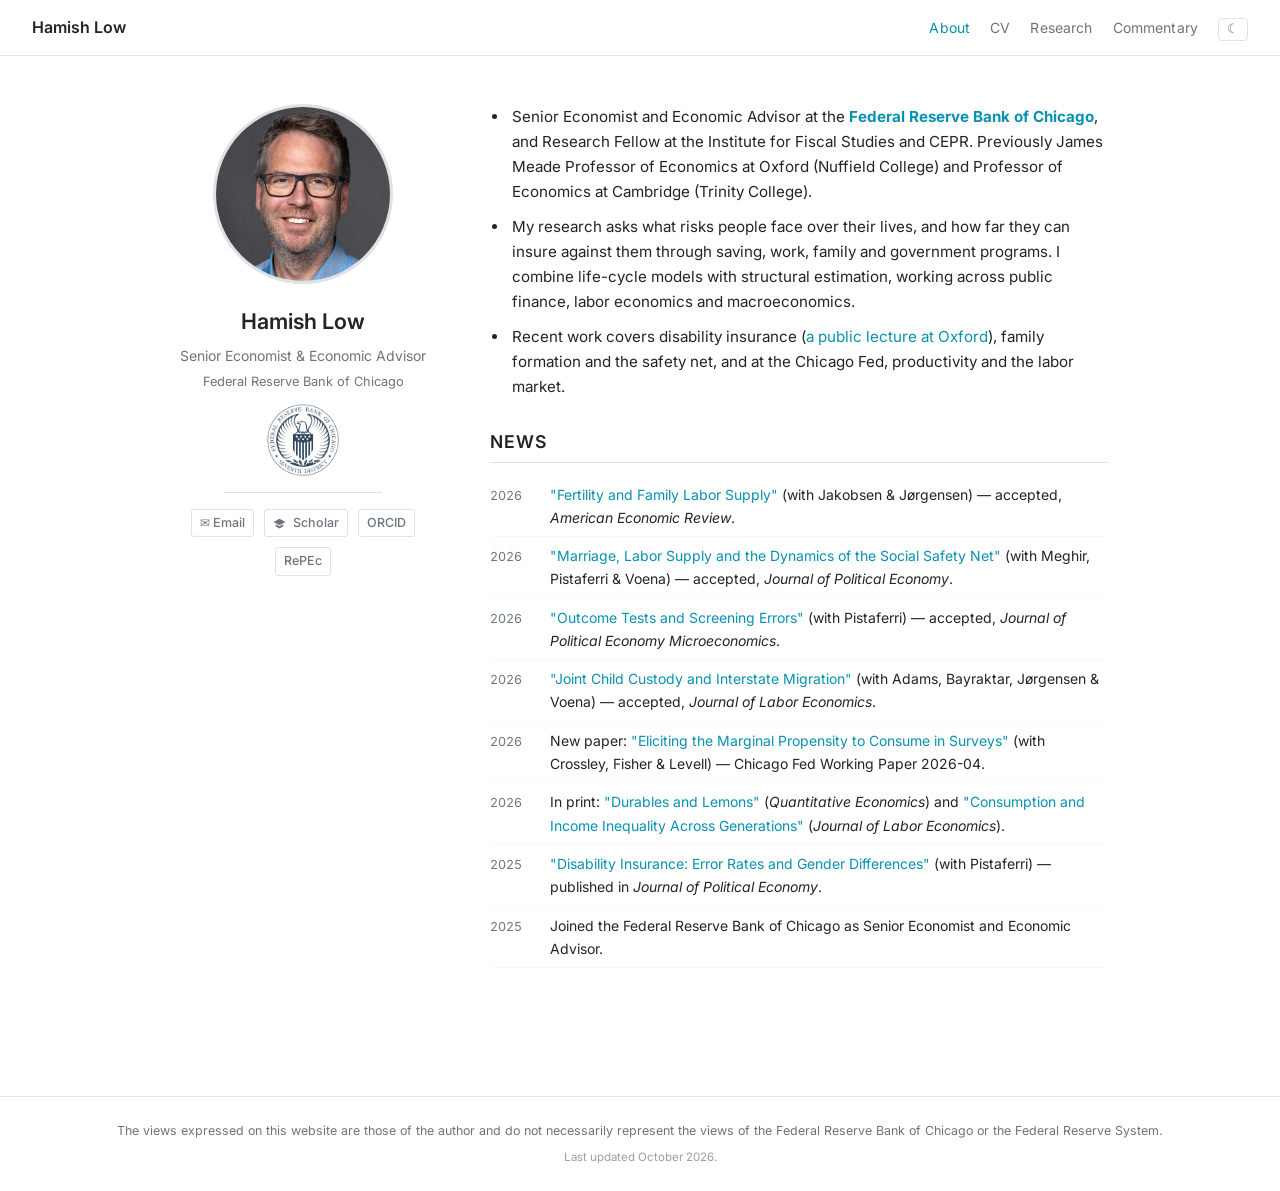
<file: index.html>
<!DOCTYPE html>
<html lang="en" data-theme="light">
<head>
  <meta charset="UTF-8" />
  <meta name="viewport" content="width=device-width, initial-scale=1.0" />
  <title>Hamish Low</title>
  <link rel="stylesheet" href="style.css" />
</head>
<body>

  <!-- ===== Navbar ===== -->
  <nav class="navbar">
    <a class="navbar-brand" href="index.html">Hamish Low</a>

    <button class="hamburger" id="hamburger" aria-label="Toggle menu">
      <span></span><span></span><span></span>
    </button>

    <ul class="navbar-links" id="nav-links">
      <li><a href="index.html" class="active">about</a></li>
      <li><a href="cv.html">CV</a></li>
      <li><a href="research.html">research</a></li>
      <li><a href="commentary.html">commentary</a></li>
      <li>
        <button class="theme-toggle" id="theme-toggle" aria-label="Toggle dark mode">
          ☾
        </button>
      </li>
    </ul>
  </nav>

  <!-- ===== Main ===== -->
  <div class="page-container">
    <div class="about-layout">

      <!-- Sidebar -->
      <aside class="profile-sidebar">
        <img src="profile.jpg" class="profile-photo" alt="Hamish Low" />

        <p class="profile-name">Hamish Low</p>
        <p class="profile-title">Senior Economist &amp; Economic Advisor</p>
        <p class="profile-affil">Federal Reserve Bank of Chicago</p>

        <a href="https://www.chicagofed.org/people/l/low-hamish" target="_blank" rel="noopener">
          <img src="chicago-fed-seal.png"
               alt="Federal Reserve Bank of Chicago"
               class="chicago-fed-seal" />
        </a>

        <hr class="profile-divider" />

        <div class="social-links">
          <a class="social-btn" href="mailto:hamish.low@chi.frb.org" title="Email">
            ✉ Email
          </a>
          <a class="social-btn"
             href="https://scholar.google.com/citations?user=i-5v-GsAAAAJ"
             target="_blank" rel="noopener">
            <svg width="13" height="13" viewBox="0 0 24 24" fill="currentColor" style="vertical-align:-1px;margin-right:3px" aria-hidden="true"><path d="M12 3L1 9l11 6 11-6-11-6zM5 13.18v4L12 21l7-3.82v-4L12 17l-7-3.82z"/></svg>Scholar
          </a>
          <a class="social-btn" href="https://orcid.org/0000-0002-6064-9448"
             target="_blank" rel="noopener">ORCID</a>
          <a class="social-btn" href="https://ideas.repec.org/e/plo34.html"
             target="_blank" rel="noopener">RePEc</a>
        </div>
      </aside>

      <!-- Bio -->
      <section class="bio-content">
        <ul class="bio-list">
          <li>
            Senior Economist and Economic Advisor at the <a href="https://www.chicagofed.org/" target="_blank" rel="noopener"><strong>Federal Reserve Bank of Chicago</strong></a>,
            and Research Fellow at the Institute for Fiscal Studies and CEPR. Previously James Meade
            Professor of Economics at Oxford (Nuffield College) and Professor of Economics at
            Cambridge (Trinity College).
          </li>
          <li>
            My research asks what risks people face over their lives, and how far they can insure
            against them through saving, work, family and government programs. I combine life-cycle
            models with structural estimation, working across public finance, labor economics and
            macroeconomics.
          </li>
          <li>
            Recent work covers disability insurance
            (<a href="https://www.economics.ox.ac.uk/what-economists-really-do" target="_blank" rel="noopener">a public lecture at Oxford</a>),
            family formation and the safety net, and at the Chicago Fed, productivity and the labor market.
          </li>
        </ul>

        <!-- News -->
        <h2>News</h2>
        <ul class="news-list">
          <li>
            <span class="news-date">2026</span>
            <span><a href="research.html">"Fertility and Family Labor Supply"</a>
            (with Jakobsen &amp; Jørgensen) — accepted, <em>American Economic Review</em>.</span>
          </li>
          <li>
            <span class="news-date">2026</span>
            <span><a href="research.html">"Marriage, Labor Supply and the Dynamics of the Social Safety Net"</a>
            (with Meghir, Pistaferri &amp; Voena) — accepted, <em>Journal of Political Economy</em>.</span>
          </li>
          <li>
            <span class="news-date">2026</span>
            <span><a href="research.html">"Outcome Tests and Screening Errors"</a>
            (with Pistaferri) — accepted, <em>Journal of Political Economy Microeconomics</em>.</span>
          </li>
          <li>
            <span class="news-date">2026</span>
            <span><a href="research.html">"Joint Child Custody and Interstate Migration"</a>
            (with Adams, Bayraktar, Jørgensen &amp; Voena) — accepted,
            <em>Journal of Labor Economics</em>.</span>
          </li>
          <li>
            <span class="news-date">2026</span>
            <span>New paper: <a href="research.html">"Eliciting the Marginal Propensity to Consume in Surveys"</a>
            (with Crossley, Fisher &amp; Levell) — Chicago Fed Working Paper 2026-04.</span>
          </li>
          <li>
            <span class="news-date">2026</span>
            <span>In print: <a href="research.html">"Durables and Lemons"</a>
            (<em>Quantitative Economics</em>) and
            <a href="research.html">"Consumption and Income Inequality Across Generations"</a>
            (<em>Journal of Labor Economics</em>).</span>
          </li>
          <li>
            <span class="news-date">2025</span>
            <span><a href="research.html">"Disability Insurance: Error Rates and Gender Differences"</a>
            (with Pistaferri) — published in <em>Journal of Political Economy</em>.</span>
          </li>
          <li>
            <span class="news-date">2025</span>
            <span>Joined the Federal Reserve Bank of Chicago as Senior Economist and Economic Advisor.</span>
          </li>
        </ul>
      </section>

    </div><!-- .about-layout -->
  </div><!-- .page-container -->

  <footer class="site-footer">
    <p class="footer-disclaimer">
      The views expressed on this website are those of the author and do not necessarily
      represent the views of the Federal Reserve Bank of Chicago or the Federal Reserve System.
    </p>
    <p class="footer-meta">Last updated October 2026.</p>
  </footer>

  <script>
    // Dark mode toggle
    const toggle = document.getElementById('theme-toggle');
    const root   = document.documentElement;
    toggle.addEventListener('click', () => {
      const isDark = root.getAttribute('data-theme') === 'dark';
      root.setAttribute('data-theme', isDark ? 'light' : 'dark');
      toggle.textContent = isDark ? '☾' : '☀';
    });

    // Mobile hamburger
    const burger = document.getElementById('hamburger');
    const navLinks = document.getElementById('nav-links');
    burger.addEventListener('click', () => navLinks.classList.toggle('open'));
  </script>

</body>
</html>
</file>
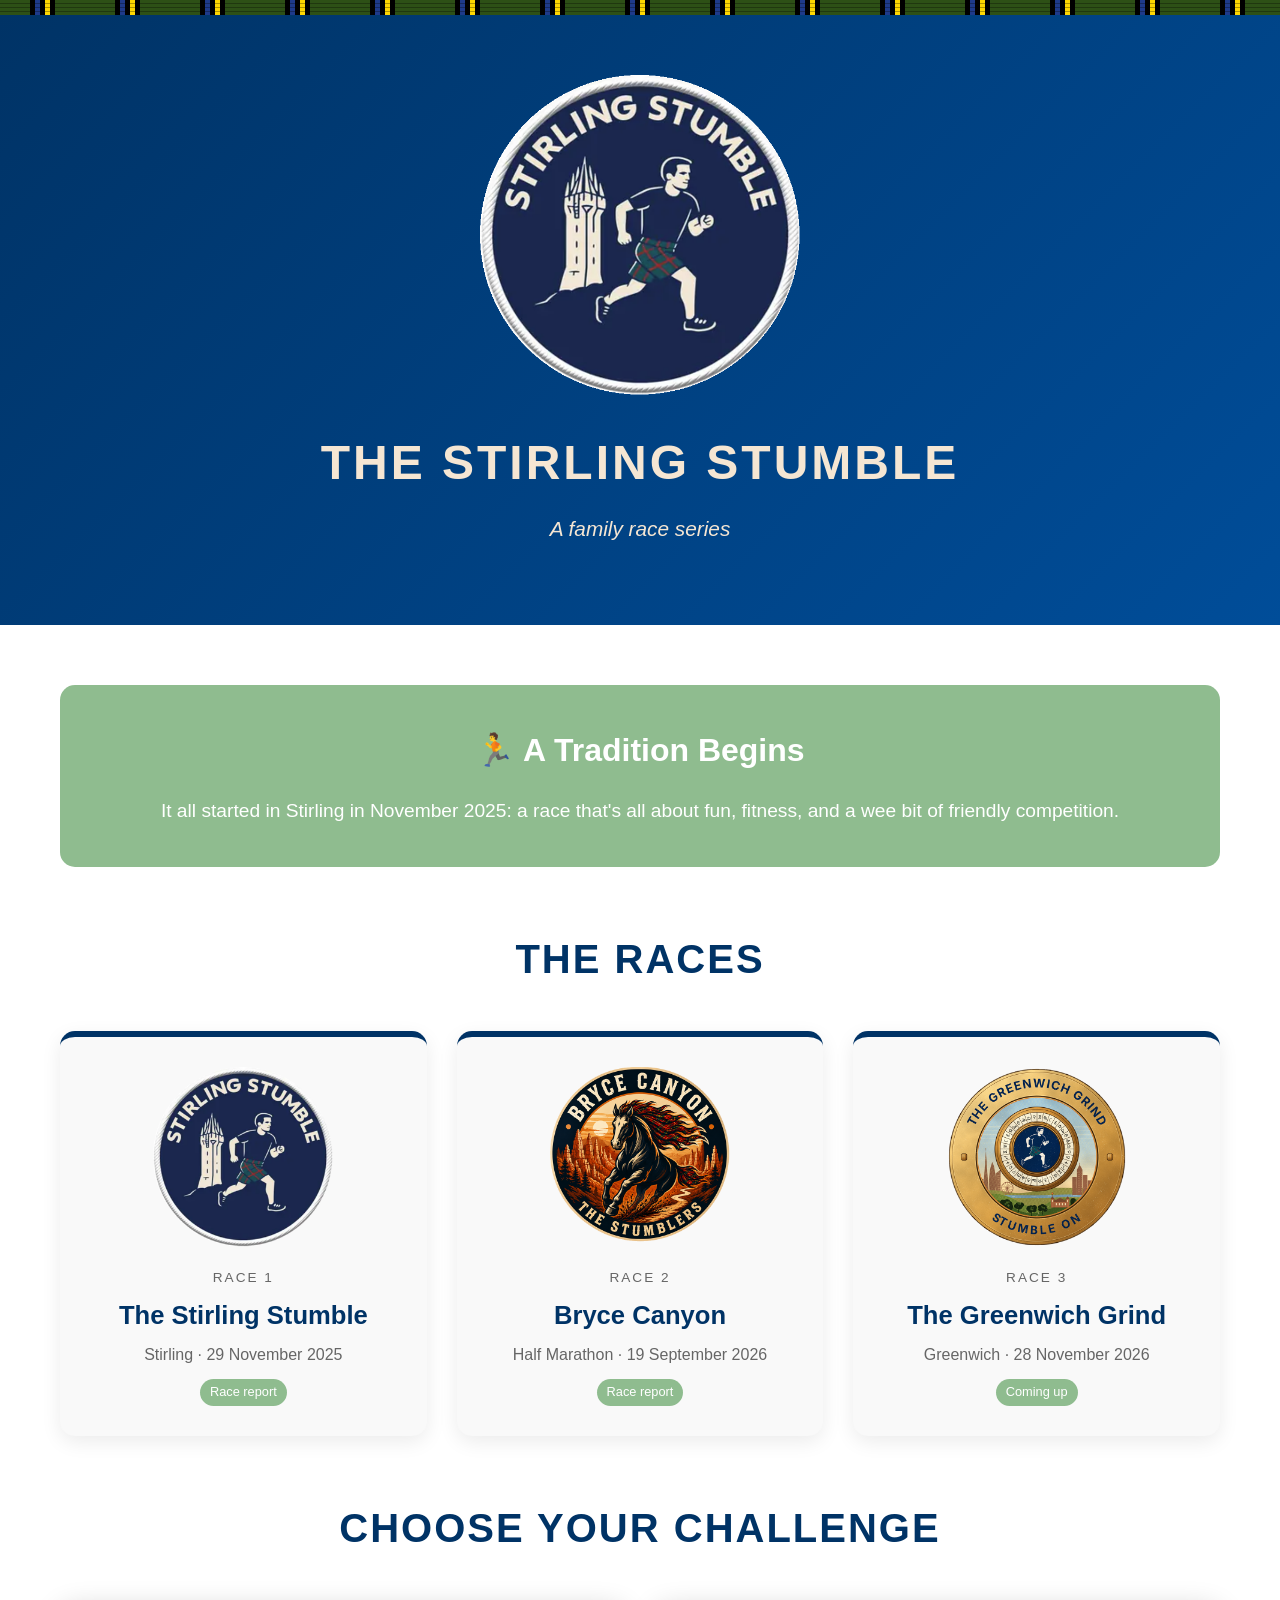
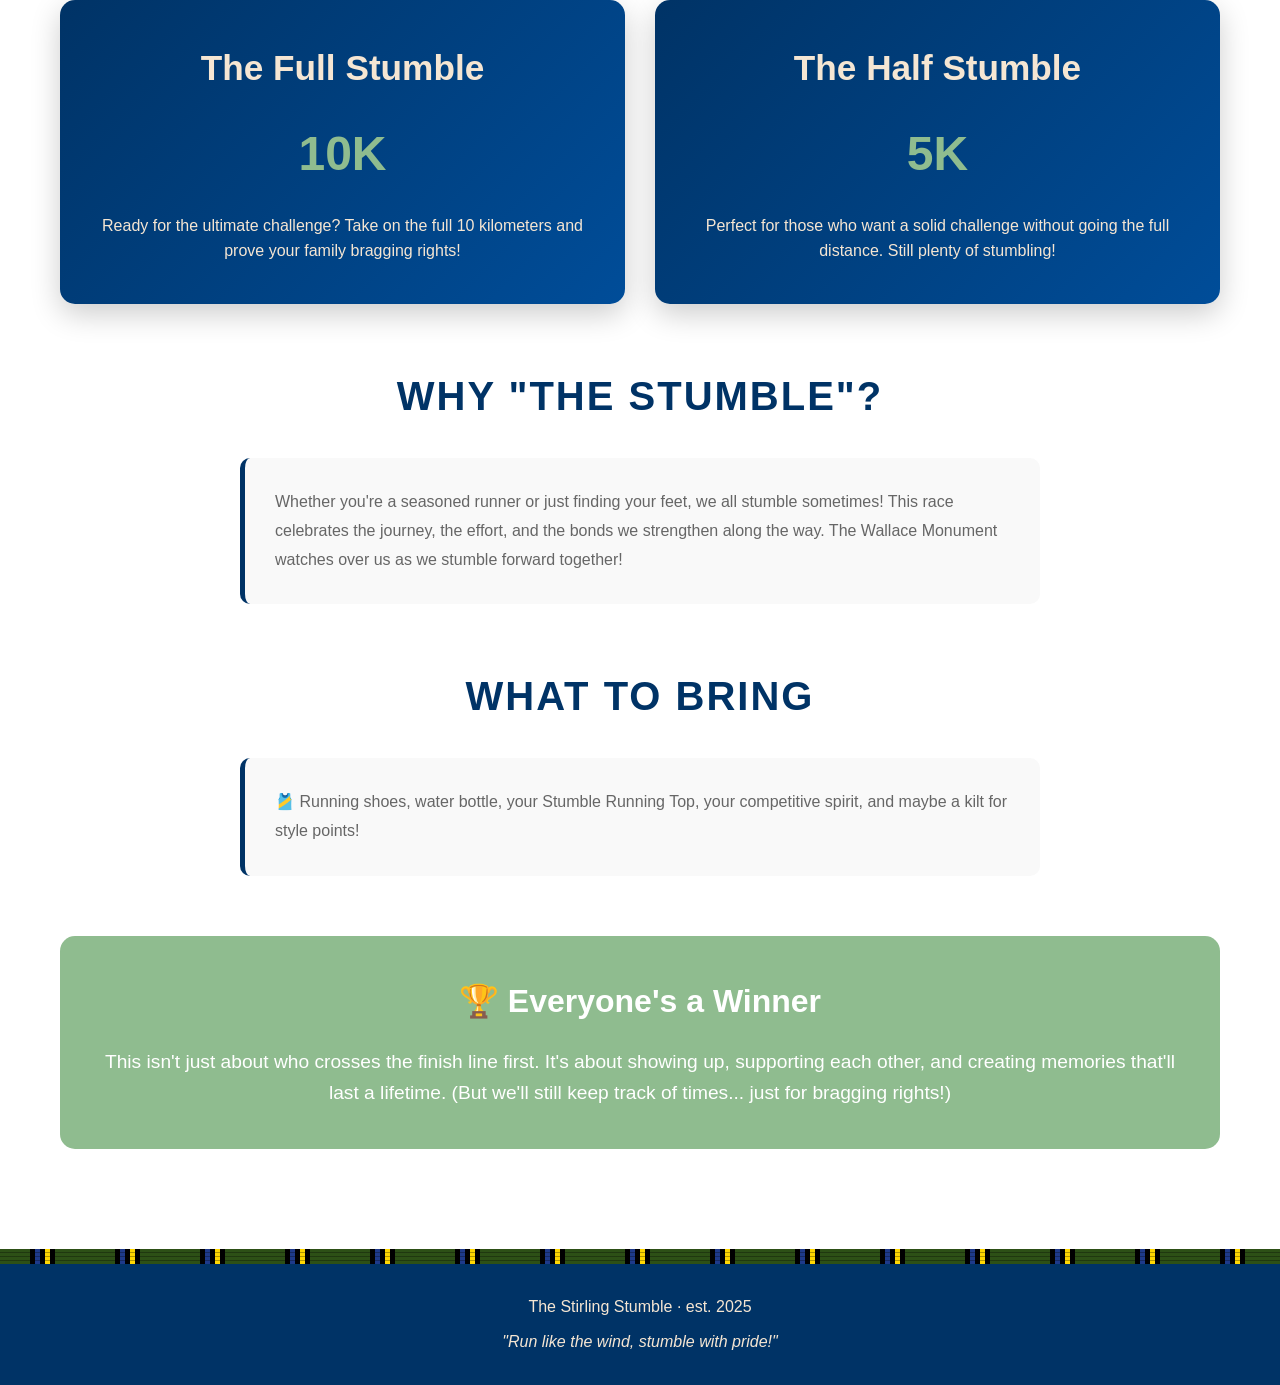
<file: stirlingstumble/index.html>
<!DOCTYPE html>
<html lang="en">
<head>
  <meta charset="UTF-8">
  <meta name="viewport" content="width=device-width, initial-scale=1.0">
  <!-- Keeps this page out of Google search results; it is only reachable by link -->
  <meta name="robots" content="noindex, nofollow">
  <title>The Stirling Stumble</title>
  <link rel="stylesheet" href="stumble.css">
</head>
<body>
  <div class="tartan-accent"></div>

  <div class="hero">
    <div class="logo-plain">
      <img src="images/stirling-patch.png" alt="Stirling Stumble logo">
    </div>
    <h1>The Stirling Stumble</h1>
    <p class="tagline">A family race series</p>
  </div>

  <div class="container">

    <div class="highlight">
      <h3>🏃 A Tradition Begins</h3>
      <p>It all started in Stirling in November 2025: a race that's all about fun, fitness, and a wee bit of friendly competition.</p>
    </div>

    <!-- ===== THE RACES =====
         One <a class="series-card"> block per race. Copy one to add a new race. -->
    <section class="section">
      <h2>The Races</h2>
      <div class="series-grid">

        <!-- Race 1 -->
        <a class="series-card" href="2025-stirling.html">
          <img src="images/stirling-patch.png" alt="Stirling Stumble logo">
          <div class="race-number">Race 1</div>
          <h3>The Stirling Stumble</h3>
          <div class="when">Stirling &middot; 29 November 2025</div>
          <span class="status">Race report</span>
        </a>

        <!-- Race 2 -->
        <a class="series-card" href="2026-bryce-canyon.html">
          <img src="images/bryce-canyon-logo.png" alt="Bryce Canyon Stumblers logo">
          <div class="race-number">Race 2</div>
          <h3>Bryce Canyon</h3>
          <div class="when">Half Marathon &middot; 19 September 2026</div>
          <span class="status">Race report</span>
        </a>

        <!-- Race 3 -->
        <a class="series-card" href="2026-greenwich-grind.html">
          <img src="images/greenwich-grind-badge-v17.png" alt="The Greenwich Grind badge: Stumble On">
          <div class="race-number">Race 3</div>
          <h3>The Greenwich Grind</h3>
          <div class="when">Greenwich &middot; 28 November 2026</div>
          <span class="status">Coming up</span>
        </a>

      </div>
    </section>

    <section class="section">
      <h2>Choose Your Challenge</h2>
      <div class="race-options">
        <div class="race-card">
          <h3>The Full Stumble</h3>
          <div class="distance">10K</div>
          <p>Ready for the ultimate challenge? Take on the full 10 kilometers and prove your family bragging rights!</p>
        </div>
        <div class="race-card">
          <h3>The Half Stumble</h3>
          <div class="distance">5K</div>
          <p>Perfect for those who want a solid challenge without going the full distance. Still plenty of stumbling!</p>
        </div>
      </div>
    </section>

    <section class="section">
      <h2>Why "The Stumble"?</h2>
      <div class="info-card" style="max-width: 800px; margin: 0 auto;">
        <p>Whether you're a seasoned runner or just finding your feet, we all stumble sometimes! This race celebrates the journey, the effort, and the bonds we strengthen along the way. The Wallace Monument watches over us as we stumble forward together!</p>
      </div>
    </section>

    <section class="section">
      <h2>What to Bring</h2>
      <div class="info-card" style="max-width: 800px; margin: 0 auto;">
        <p>🎽 Running shoes, water bottle, your Stumble Running Top, your competitive spirit, and maybe a kilt for style points!</p>
      </div>
    </section>

    <div class="highlight">
      <h3>🏆 Everyone's a Winner</h3>
      <p>This isn't just about who crosses the finish line first. It's about showing up, supporting each other, and creating memories that'll last a lifetime. (But we'll still keep track of times... just for bragging rights!)</p>
    </div>
  </div>

  <div class="tartan-accent"></div>
  <footer>
    <p>The Stirling Stumble &middot; est. 2025</p>
    <p style="margin-top: 10px; font-style: italic;">"Run like the wind, stumble with pride!"</p>
  </footer>
</body>
</html>
</file>
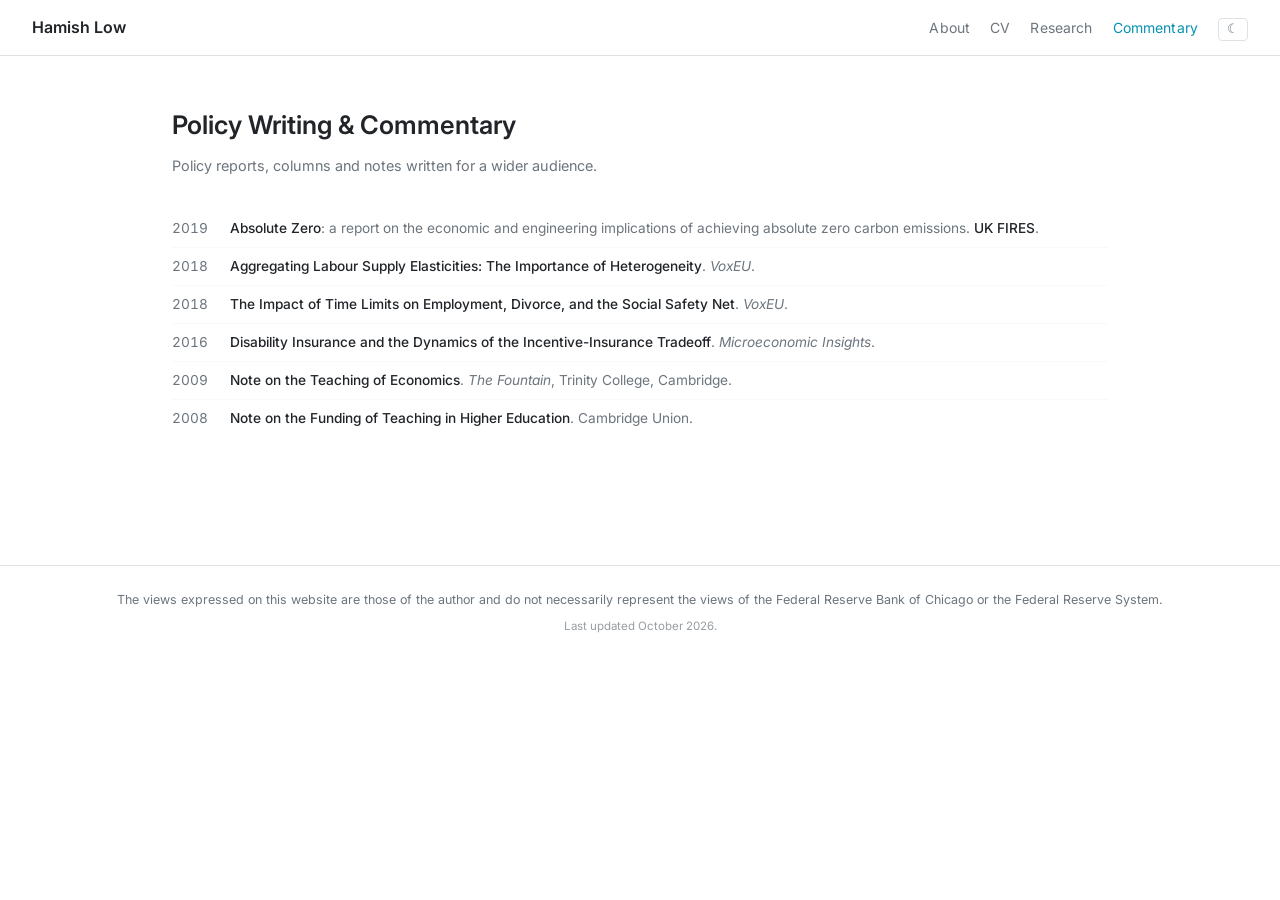
<file: commentary.html>
<!DOCTYPE html>
<html lang="en" data-theme="light">
<head>
  <meta charset="UTF-8" />
  <meta name="viewport" content="width=device-width, initial-scale=1.0" />
  <title>Commentary — Hamish Low</title>
  <link rel="stylesheet" href="style.css" />
</head>
<body>

  <!-- ===== Navbar ===== -->
  <nav class="navbar">
    <a class="navbar-brand" href="index.html">Hamish Low</a>

    <button class="hamburger" id="hamburger" aria-label="Toggle menu">
      <span></span><span></span><span></span>
    </button>

    <ul class="navbar-links" id="nav-links">
      <li><a href="index.html">about</a></li>
      <li><a href="cv.html">CV</a></li>
      <li><a href="research.html">research</a></li>
      <li><a href="commentary.html" class="active">commentary</a></li>
      <li>
        <button class="theme-toggle" id="theme-toggle" aria-label="Toggle dark mode">☾</button>
      </li>
    </ul>
  </nav>

  <!-- ===== Main ===== -->
  <div class="page-container">

    <div class="publications-header">
      <h1>Policy Writing &amp; Commentary</h1>
      <p style="font-size:0.9rem; color:var(--text-muted);">
        Policy reports, columns and notes written for a wider audience.
      </p>
    </div>

    <ul class="pub-compact">
      <li><span class="pub-year">2019</span><span class="pub-cite"><a href="https://ukfires.org/impact/publications/reports/absolute-zero/" target="_blank" rel="noopener">Absolute Zero</a>: a report on the economic and engineering implications of achieving absolute zero carbon emissions. <a href="https://ukfires.org/" target="_blank" rel="noopener">UK FIRES</a>.</span></li>
      <li><span class="pub-year">2018</span><span class="pub-cite"><a href="https://ifs.org.uk/articles/aggregating-labour-supply-elasticities-importance-heterogeneity" target="_blank" rel="noopener">Aggregating Labour Supply Elasticities: The Importance of Heterogeneity</a>. <em>VoxEU</em>.</span></li>
      <li><span class="pub-year">2018</span><span class="pub-cite"><a href="https://cepr.org/voxeu/columns/impact-time-limits-employment-divorce-and-social-safety-net" target="_blank" rel="noopener">The Impact of Time Limits on Employment, Divorce, and the Social Safety Net</a>. <em>VoxEU</em>.</span></li>
      <li><span class="pub-year">2016</span><span class="pub-cite"><a href="https://microeconomicinsights.org/disability-insurance-dynamics-incentive-insurance-tradeoff/" target="_blank" rel="noopener">Disability Insurance and the Dynamics of the Incentive-Insurance Tradeoff</a>. <em>Microeconomic Insights</em>.</span></li>
      <li><span class="pub-year">2009</span><span class="pub-cite"><a href="https://drive.google.com/drive/folders/1InIYOjZYMjrRESdkB2sV2wIu-5A-aPt_" target="_blank" rel="noopener">Note on the Teaching of Economics</a>. <em>The Fountain</em>, Trinity College, Cambridge.</span></li>
      <li><span class="pub-year">2008</span><span class="pub-cite"><a href="https://drive.google.com/drive/folders/1InIYOjZYMjrRESdkB2sV2wIu-5A-aPt_" target="_blank" rel="noopener">Note on the Funding of Teaching in Higher Education</a>. Cambridge Union.</span></li>
    </ul>

  </div><!-- .page-container -->

  <footer class="site-footer">
    <p class="footer-disclaimer">
      The views expressed on this website are those of the author and do not necessarily
      represent the views of the Federal Reserve Bank of Chicago or the Federal Reserve System.
    </p>
    <p class="footer-meta">Last updated October 2026.</p>
  </footer>

  <script>
    const toggle = document.getElementById('theme-toggle');
    const root   = document.documentElement;
    toggle.addEventListener('click', () => {
      const isDark = root.getAttribute('data-theme') === 'dark';
      root.setAttribute('data-theme', isDark ? 'light' : 'dark');
      toggle.textContent = isDark ? '☾' : '☀';
    });
    const burger = document.getElementById('hamburger');
    const navLinks = document.getElementById('nav-links');
    burger.addEventListener('click', () => navLinks.classList.toggle('open'));
  </script>

</body>
</html>
</file>
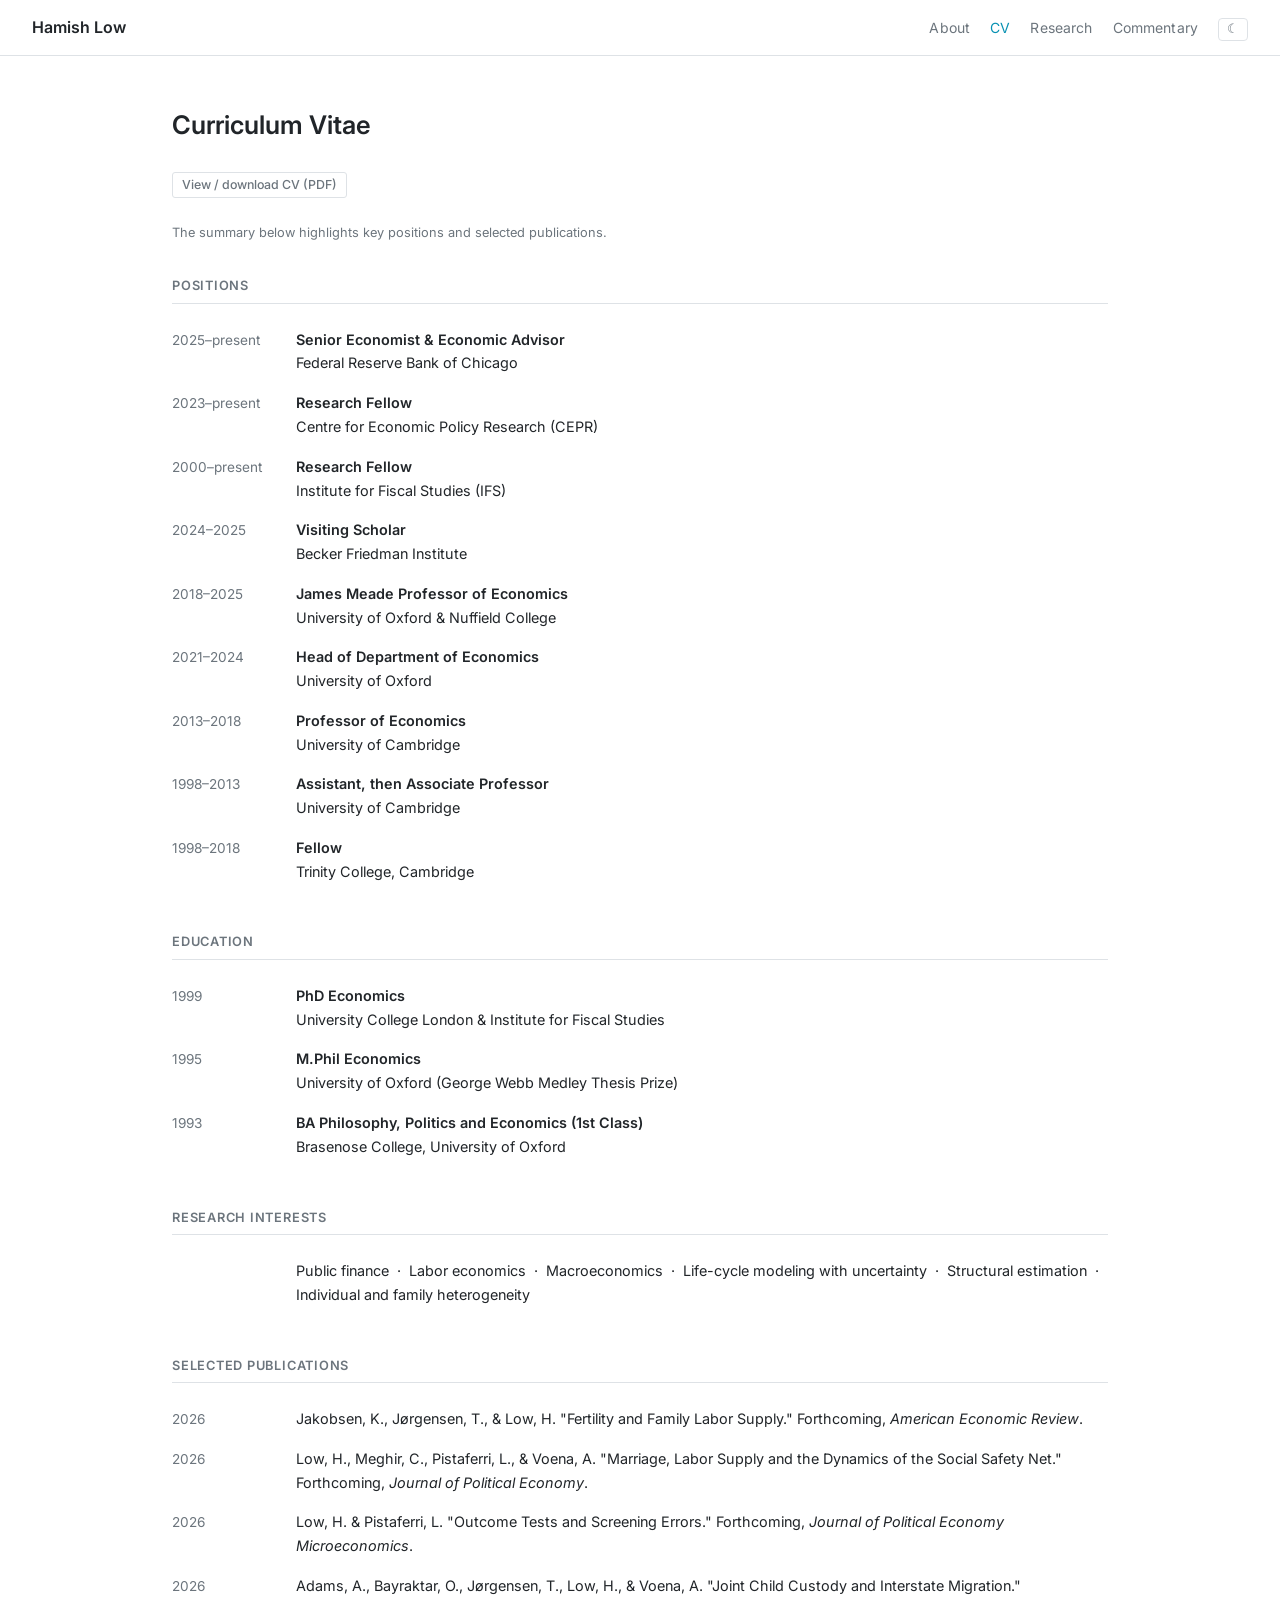
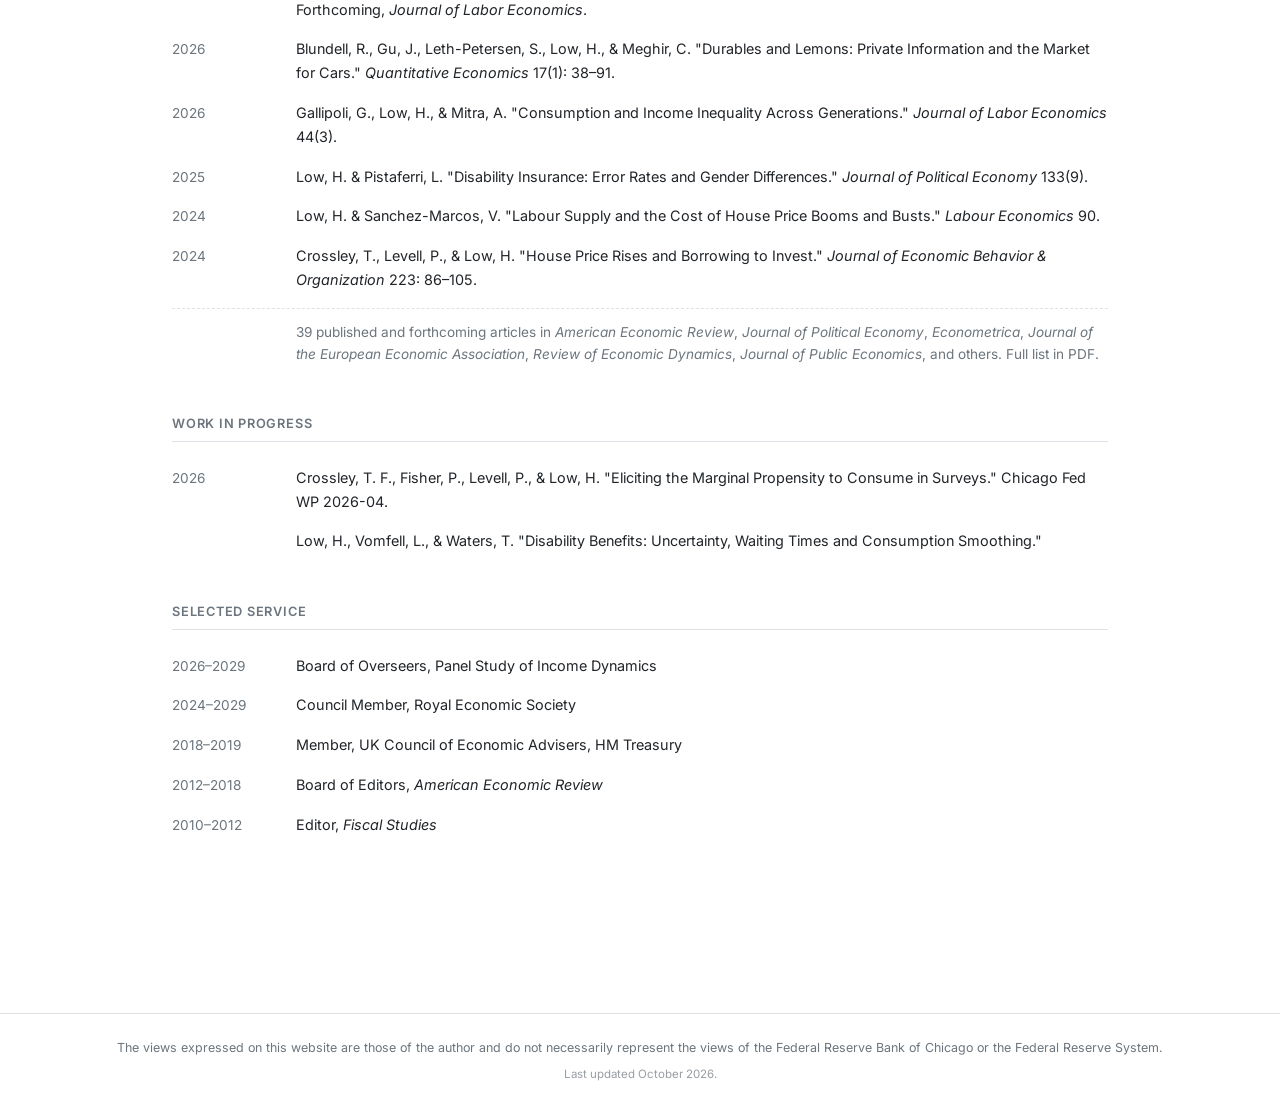
<file: cv.html>
<!DOCTYPE html>
<html lang="en" data-theme="light">
<head>
  <meta charset="UTF-8" />
  <meta name="viewport" content="width=device-width, initial-scale=1.0" />
  <title>CV — Hamish Low</title>
  <link rel="stylesheet" href="style.css" />
</head>
<body>

  <!-- ===== Navbar ===== -->
  <nav class="navbar">
    <a class="navbar-brand" href="index.html">Hamish Low</a>

    <button class="hamburger" id="hamburger" aria-label="Toggle menu">
      <span></span><span></span><span></span>
    </button>

    <ul class="navbar-links" id="nav-links">
      <li><a href="index.html">about</a></li>
      <li><a href="cv.html" class="active">CV</a></li>
      <li><a href="research.html">research</a></li>
      <li><a href="commentary.html">commentary</a></li>
      <li>
        <button class="theme-toggle" id="theme-toggle" aria-label="Toggle dark mode">☾</button>
      </li>
    </ul>
  </nav>

  <!-- ===== Main ===== -->
  <div class="page-container cv-page">

    <h1>Curriculum Vitae</h1>

    <!-- CV PDF — opens in a new tab -->
    <p class="cv-download">
      <a class="btn-pill" href="cv.pdf" target="_blank" rel="noopener">View / download CV (PDF)</a>
    </p>

    <p style="font-size:0.8rem; color:var(--text-muted); margin-bottom:2rem;">
      The summary below highlights key positions and selected publications.
    </p>

    <!-- Positions -->
    <div class="cv-section">
      <h2>Positions</h2>
      <div class="cv-row">
        <div class="cv-row-year">2025–present</div>
        <div class="cv-row-body">
          <span class="cv-role">Senior Economist &amp; Economic Advisor</span>
          Federal Reserve Bank of Chicago
        </div>
      </div>
      <div class="cv-row">
        <div class="cv-row-year">2023–present</div>
        <div class="cv-row-body">
          <span class="cv-role">Research Fellow</span>
          Centre for Economic Policy Research (CEPR)
        </div>
      </div>
      <div class="cv-row">
        <div class="cv-row-year">2000–present</div>
        <div class="cv-row-body">
          <span class="cv-role">Research Fellow</span>
          Institute for Fiscal Studies (IFS)
        </div>
      </div>
      <div class="cv-row">
        <div class="cv-row-year">2024–2025</div>
        <div class="cv-row-body">
          <span class="cv-role">Visiting Scholar</span>
          Becker Friedman Institute
        </div>
      </div>
      <div class="cv-row">
        <div class="cv-row-year">2018–2025</div>
        <div class="cv-row-body">
          <span class="cv-role">James Meade Professor of Economics</span>
          University of Oxford &amp; Nuffield College
        </div>
      </div>
      <div class="cv-row">
        <div class="cv-row-year">2021–2024</div>
        <div class="cv-row-body">
          <span class="cv-role">Head of Department of Economics</span>
          University of Oxford
        </div>
      </div>
      <div class="cv-row">
        <div class="cv-row-year">2013–2018</div>
        <div class="cv-row-body">
          <span class="cv-role">Professor of Economics</span>
          University of Cambridge
        </div>
      </div>
      <div class="cv-row">
        <div class="cv-row-year">1998–2013</div>
        <div class="cv-row-body">
          <span class="cv-role">Assistant, then Associate Professor</span>
          University of Cambridge
        </div>
      </div>
      <div class="cv-row">
        <div class="cv-row-year">1998–2018</div>
        <div class="cv-row-body">
          <span class="cv-role">Fellow</span>
          Trinity College, Cambridge
        </div>
      </div>
    </div>

    <!-- Education -->
    <div class="cv-section">
      <h2>Education</h2>
      <div class="cv-row">
        <div class="cv-row-year">1999</div>
        <div class="cv-row-body">
          <span class="cv-role">PhD Economics</span>
          University College London &amp; Institute for Fiscal Studies
        </div>
      </div>
      <div class="cv-row">
        <div class="cv-row-year">1995</div>
        <div class="cv-row-body">
          <span class="cv-role">M.Phil Economics</span>
          University of Oxford (George Webb Medley Thesis Prize)
        </div>
      </div>
      <div class="cv-row">
        <div class="cv-row-year">1993</div>
        <div class="cv-row-body">
          <span class="cv-role">BA Philosophy, Politics and Economics (1st Class)</span>
          Brasenose College, University of Oxford
        </div>
      </div>
    </div>

    <!-- Research Interests -->
    <div class="cv-section">
      <h2>Research Interests</h2>
      <div class="cv-row">
        <div class="cv-row-year"></div>
        <div class="cv-row-body">
          Public finance &nbsp;·&nbsp; Labor economics &nbsp;·&nbsp; Macroeconomics &nbsp;·&nbsp;
          Life-cycle modeling with uncertainty &nbsp;·&nbsp; Structural estimation &nbsp;·&nbsp;
          Individual and family heterogeneity
        </div>
      </div>
    </div>

    <!-- Selected Publications -->
    <div class="cv-section">
      <h2>Selected Publications</h2>
      <div class="cv-row">
        <div class="cv-row-year">2026</div>
        <div class="cv-row-body">
          Jakobsen, K., Jørgensen, T., &amp; Low, H.
          "Fertility and Family Labor Supply." Forthcoming,
          <em>American Economic Review</em>.
        </div>
      </div>
      <div class="cv-row">
        <div class="cv-row-year">2026</div>
        <div class="cv-row-body">
          Low, H., Meghir, C., Pistaferri, L., &amp; Voena, A.
          "Marriage, Labor Supply and the Dynamics of the Social Safety Net."
          Forthcoming, <em>Journal of Political Economy</em>.
        </div>
      </div>
      <div class="cv-row">
        <div class="cv-row-year">2026</div>
        <div class="cv-row-body">
          Low, H. &amp; Pistaferri, L.
          "Outcome Tests and Screening Errors." Forthcoming,
          <em>Journal of Political Economy Microeconomics</em>.
        </div>
      </div>
      <div class="cv-row">
        <div class="cv-row-year">2026</div>
        <div class="cv-row-body">
          Adams, A., Bayraktar, O., Jørgensen, T., Low, H., &amp; Voena, A.
          "Joint Child Custody and Interstate Migration." Forthcoming,
          <em>Journal of Labor Economics</em>.
        </div>
      </div>
      <div class="cv-row">
        <div class="cv-row-year">2026</div>
        <div class="cv-row-body">
          Blundell, R., Gu, J., Leth-Petersen, S., Low, H., &amp; Meghir, C.
          "Durables and Lemons: Private Information and the Market for Cars."
          <em>Quantitative Economics</em> 17(1): 38–91.
        </div>
      </div>
      <div class="cv-row">
        <div class="cv-row-year">2026</div>
        <div class="cv-row-body">
          Gallipoli, G., Low, H., &amp; Mitra, A. "Consumption and Income
          Inequality Across Generations." <em>Journal of Labor Economics</em> 44(3).
        </div>
      </div>
      <div class="cv-row">
        <div class="cv-row-year">2025</div>
        <div class="cv-row-body">
          Low, H. &amp; Pistaferri, L. "Disability Insurance: Error Rates
          and Gender Differences." <em>Journal of Political Economy</em> 133(9).
        </div>
      </div>
      <div class="cv-row">
        <div class="cv-row-year">2024</div>
        <div class="cv-row-body">
          Low, H. &amp; Sanchez-Marcos, V.
          "Labour Supply and the Cost of House Price Booms and Busts."
          <em>Labour Economics</em> 90.
        </div>
      </div>
      <div class="cv-row">
        <div class="cv-row-year">2024</div>
        <div class="cv-row-body">
          Crossley, T., Levell, P., &amp; Low, H.
          "House Price Rises and Borrowing to Invest."
          <em>Journal of Economic Behavior &amp; Organization</em> 223: 86–105.
        </div>
      </div>
      <div class="cv-row" style="border-top: 1px dashed var(--border); margin-top:0.5rem; padding-top:0.75rem;">
        <div class="cv-row-year"></div>
        <div class="cv-row-body" style="color:var(--text-muted); font-size:0.85rem;">
          39 published and forthcoming articles in <em>American Economic Review</em>,
          <em>Journal of Political Economy</em>, <em>Econometrica</em>,
          <em>Journal of the European Economic Association</em>,
          <em>Review of Economic Dynamics</em>, <em>Journal of Public Economics</em>,
          and others. Full list in PDF.
        </div>
      </div>
    </div>

    <!-- Working Papers -->
    <div class="cv-section">
      <h2>Work in Progress</h2>
      <div class="cv-row">
        <div class="cv-row-year">2026</div>
        <div class="cv-row-body">
          Crossley, T. F., Fisher, P., Levell, P., &amp; Low, H.
          "Eliciting the Marginal Propensity to Consume in Surveys."
          Chicago Fed WP 2026-04.
        </div>
      </div>
      <div class="cv-row">
        <div class="cv-row-year"></div>
        <div class="cv-row-body">
          Low, H., Vomfell, L., &amp; Waters, T.
          "Disability Benefits: Uncertainty, Waiting Times and Consumption Smoothing."
        </div>
      </div>
    </div>

    <!-- Selected Service -->
    <div class="cv-section">
      <h2>Selected Service</h2>
      <div class="cv-row">
        <div class="cv-row-year">2026–2029</div>
        <div class="cv-row-body">Board of Overseers, Panel Study of Income Dynamics</div>
      </div>
      <div class="cv-row">
        <div class="cv-row-year">2024–2029</div>
        <div class="cv-row-body">Council Member, Royal Economic Society</div>
      </div>
      <div class="cv-row">
        <div class="cv-row-year">2018–2019</div>
        <div class="cv-row-body">Member, UK Council of Economic Advisers, HM Treasury</div>
      </div>
      <div class="cv-row">
        <div class="cv-row-year">2012–2018</div>
        <div class="cv-row-body">Board of Editors, <em>American Economic Review</em></div>
      </div>
      <div class="cv-row">
        <div class="cv-row-year">2010–2012</div>
        <div class="cv-row-body">Editor, <em>Fiscal Studies</em></div>
      </div>
    </div>

  </div><!-- .page-container -->

  <footer class="site-footer">
    <p class="footer-disclaimer">
      The views expressed on this website are those of the author and do not necessarily
      represent the views of the Federal Reserve Bank of Chicago or the Federal Reserve System.
    </p>
    <p class="footer-meta">Last updated October 2026.</p>
  </footer>

  <script>
    const toggle = document.getElementById('theme-toggle');
    const root   = document.documentElement;
    toggle.addEventListener('click', () => {
      const isDark = root.getAttribute('data-theme') === 'dark';
      root.setAttribute('data-theme', isDark ? 'light' : 'dark');
      toggle.textContent = isDark ? '☾' : '☀';
    });
    const burger = document.getElementById('hamburger');
    const navLinks = document.getElementById('nav-links');
    burger.addEventListener('click', () => navLinks.classList.toggle('open'));
  </script>

</body>
</html>
</file>
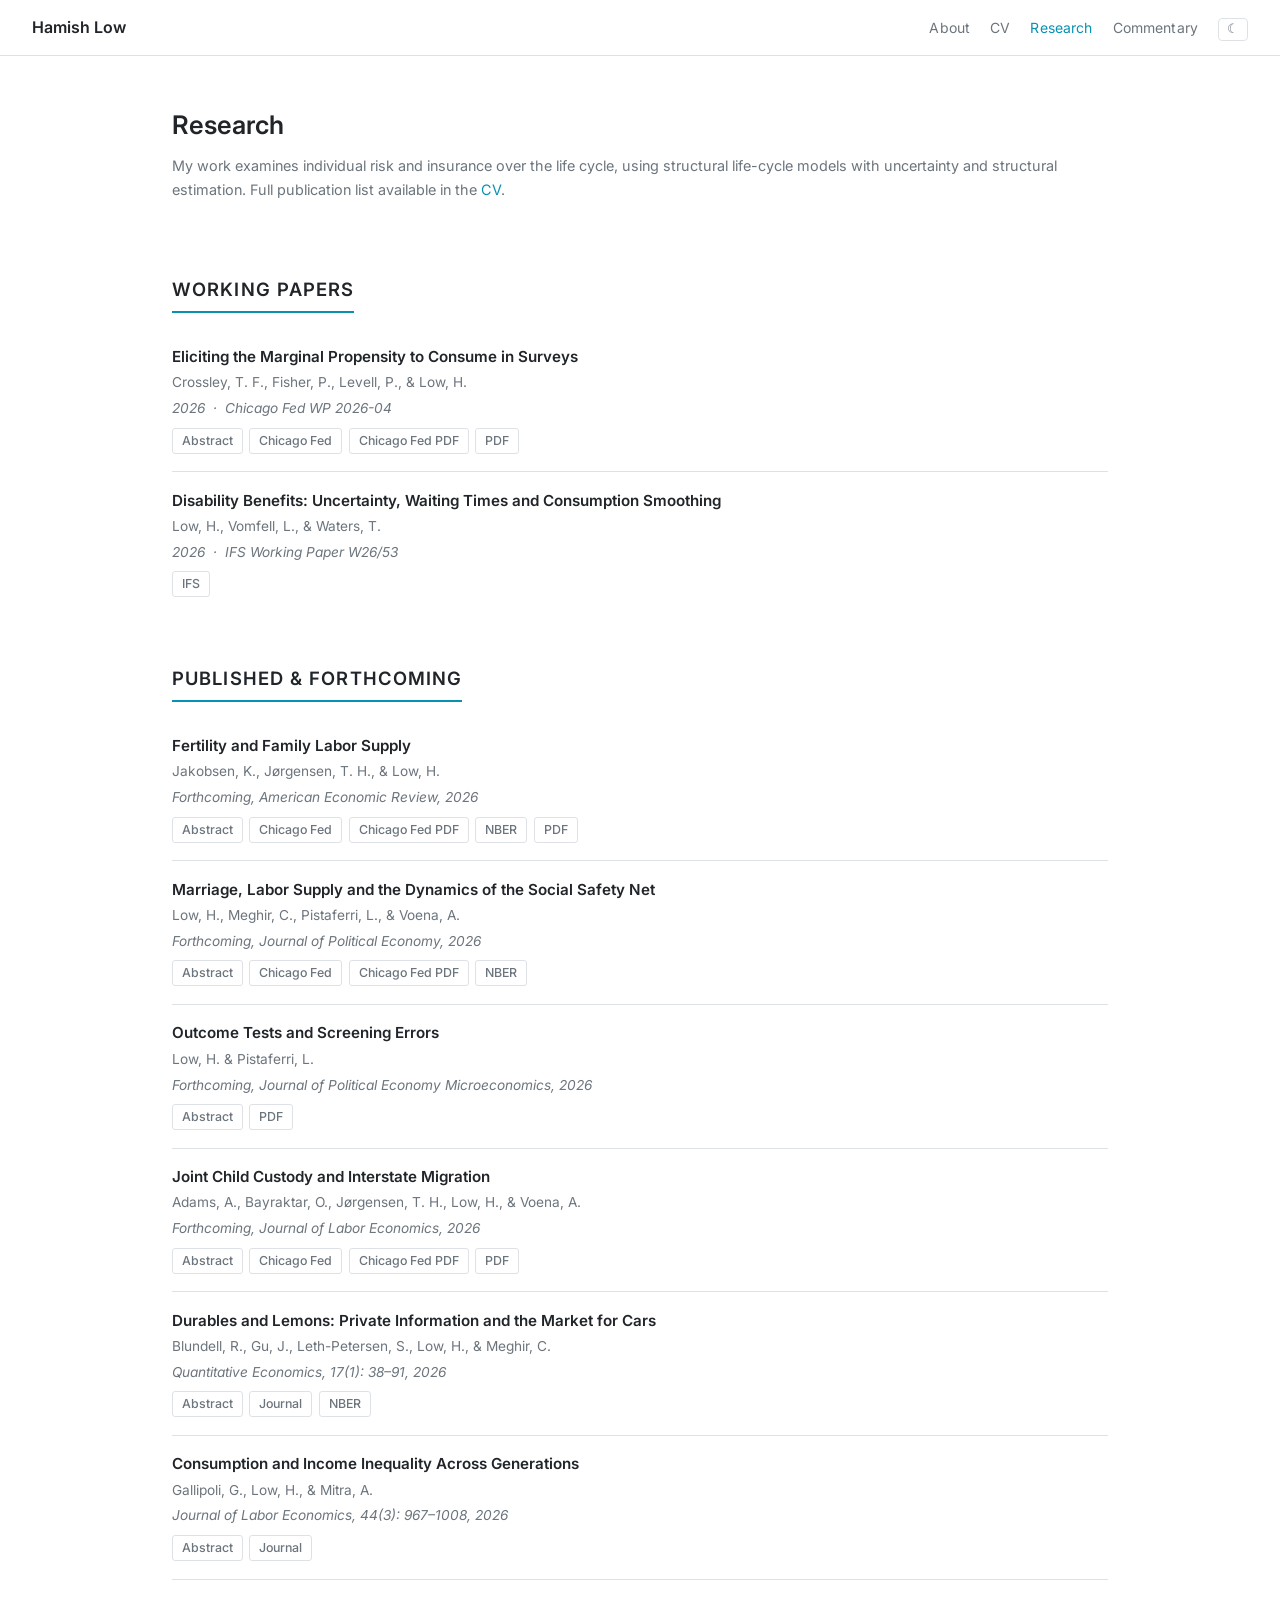
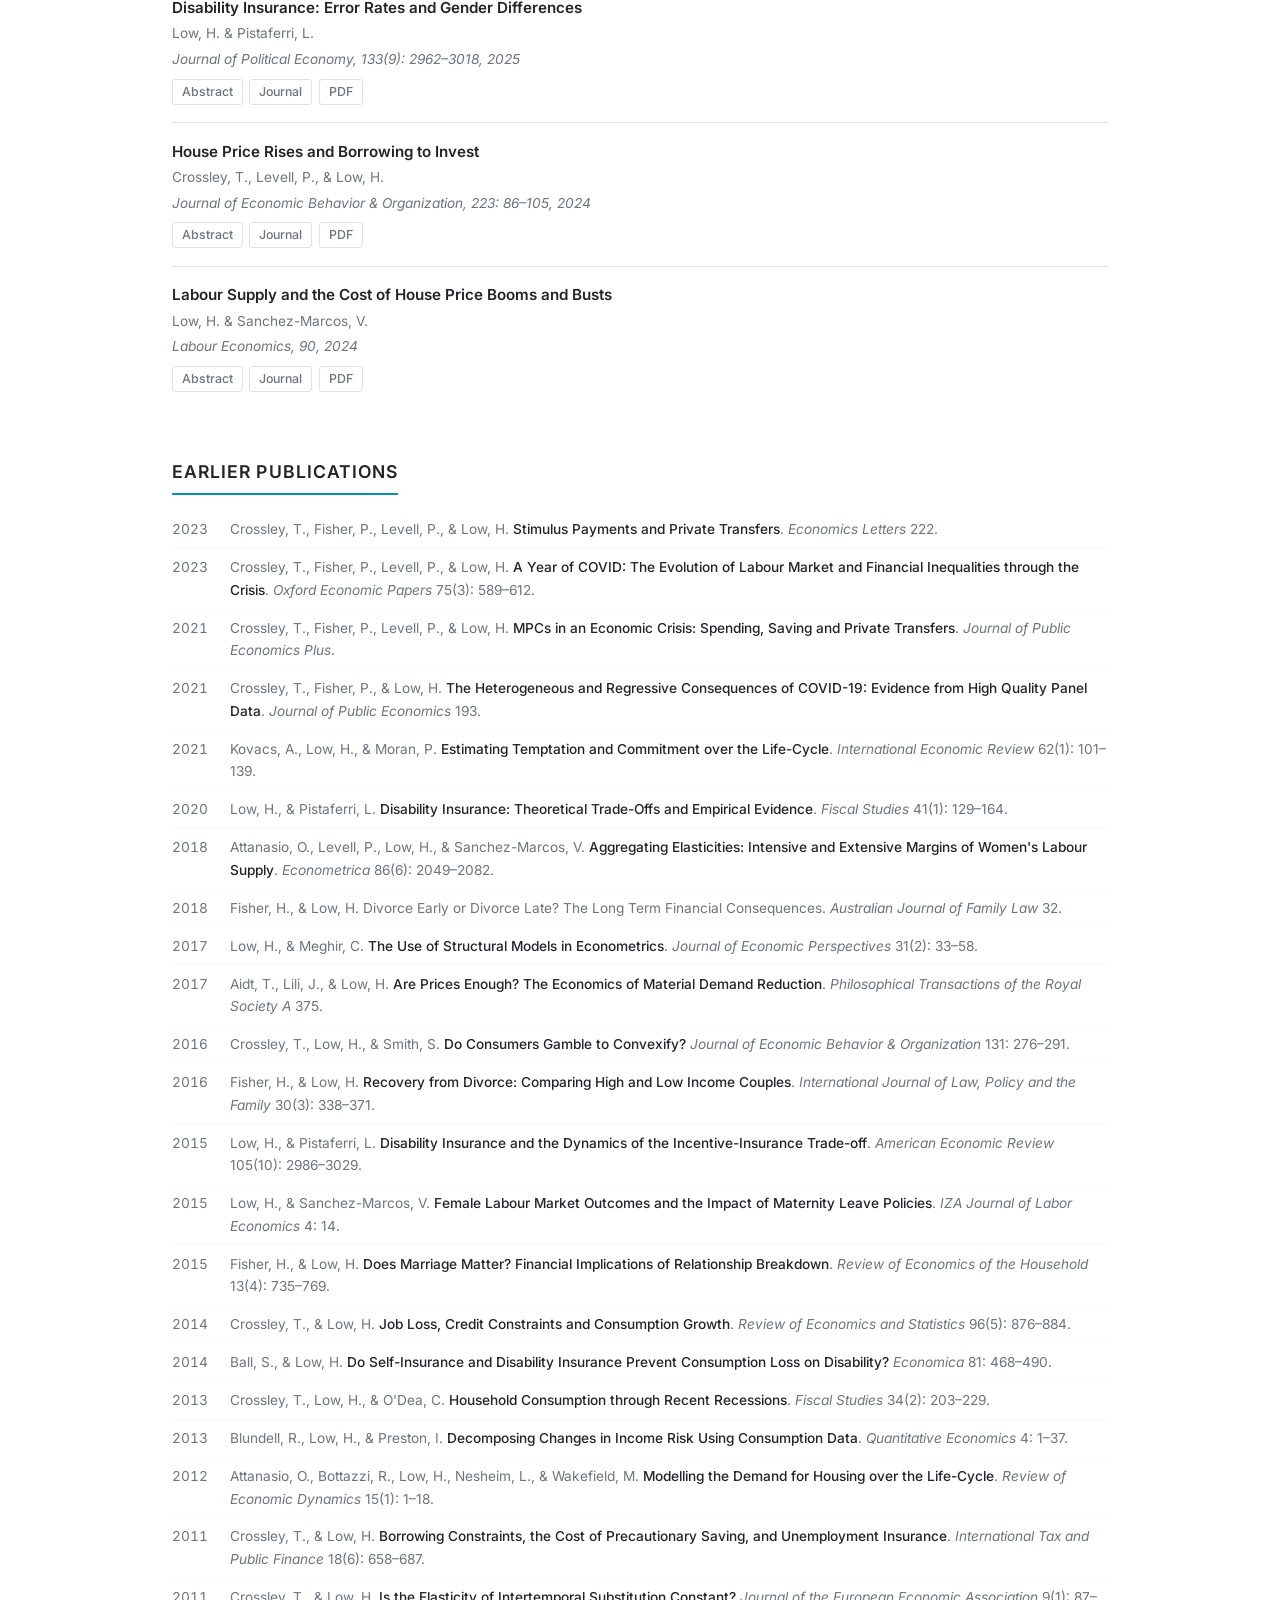
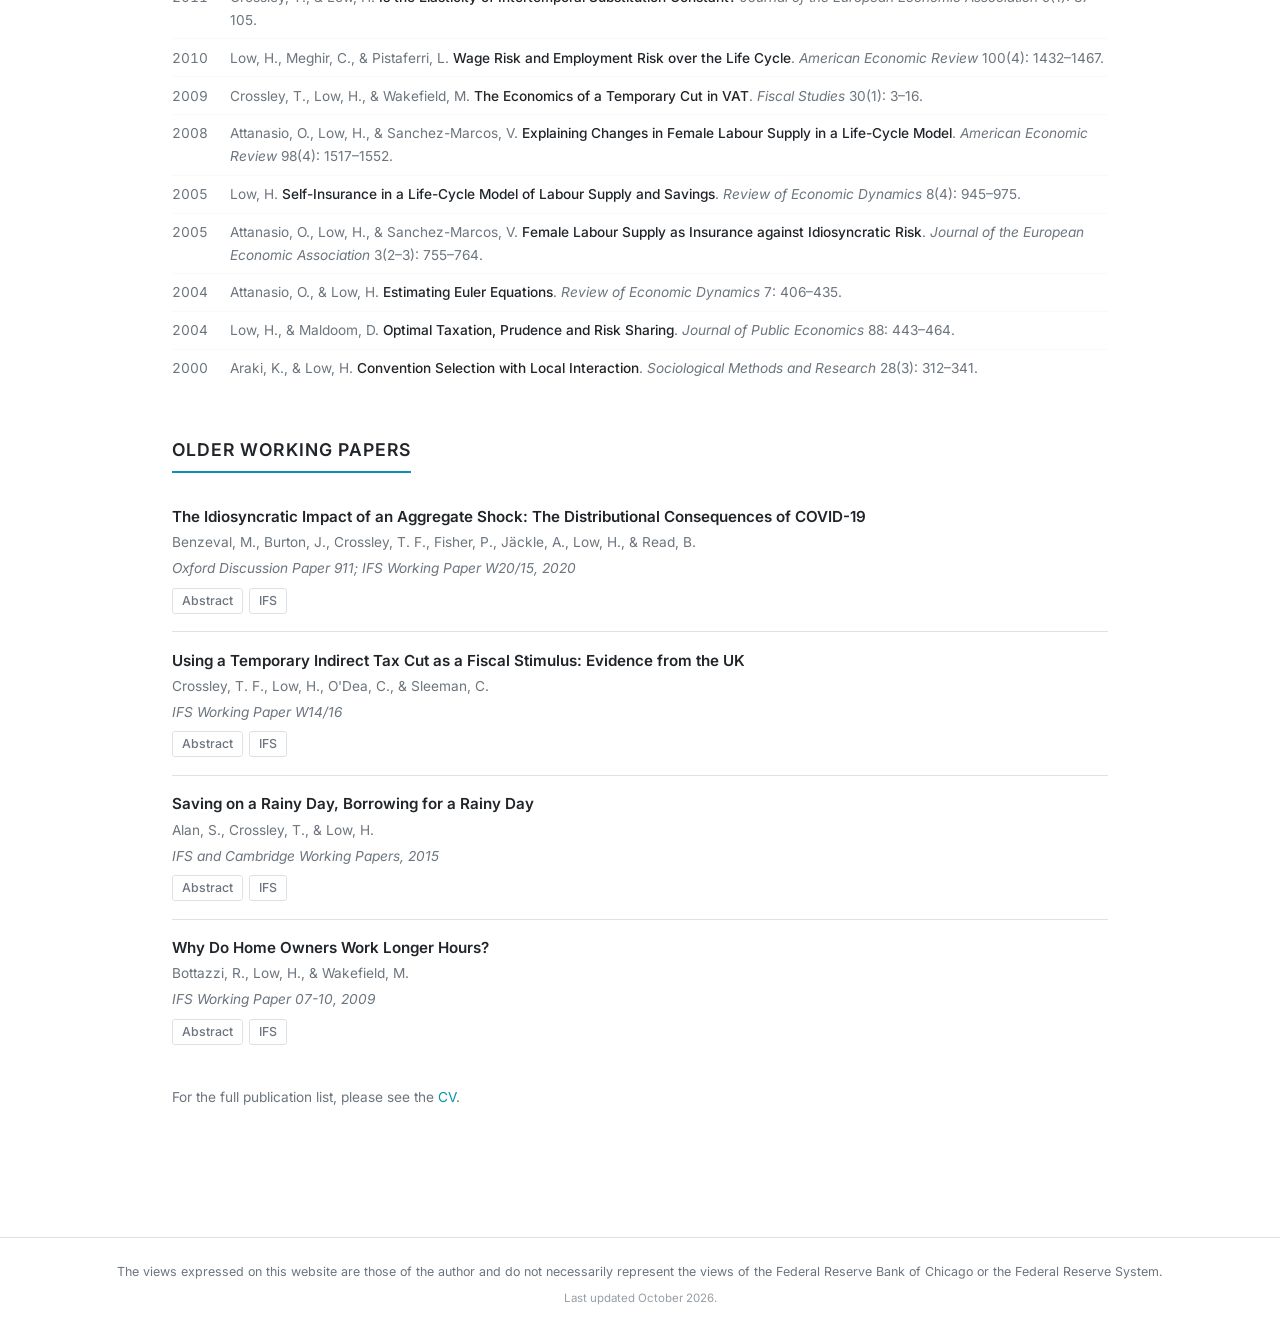
<file: research.html>
<!DOCTYPE html>
<html lang="en" data-theme="light">
<head>
  <meta charset="UTF-8" />
  <meta name="viewport" content="width=device-width, initial-scale=1.0" />
  <title>Research — Hamish Low</title>
  <link rel="stylesheet" href="style.css" />
</head>
<body>

  <!-- ===== Navbar ===== -->
  <nav class="navbar">
    <a class="navbar-brand" href="index.html">Hamish Low</a>

    <button class="hamburger" id="hamburger" aria-label="Toggle menu">
      <span></span><span></span><span></span>
    </button>

    <ul class="navbar-links" id="nav-links">
      <li><a href="index.html">about</a></li>
      <li><a href="cv.html">CV</a></li>
      <li><a href="research.html" class="active">research</a></li>
      <li><a href="commentary.html">commentary</a></li>
      <li>
        <button class="theme-toggle" id="theme-toggle" aria-label="Toggle dark mode">☾</button>
      </li>
    </ul>
  </nav>

  <!-- ===== Main ===== -->
  <div class="page-container">

    <div class="publications-header">
      <h1>Research</h1>
      <p style="font-size:0.9rem; color:var(--text-muted);">
        My work examines individual risk and insurance over the life cycle, using structural
        life-cycle models with uncertainty and structural estimation.
        Full publication list available in the <a href="cv.html">CV</a>.
      </p>
    </div>

    <!-- ===== Working Papers ===== -->
    <h2 class="section-heading">Working Papers</h2>
    <ul class="pub-list">

      <li class="pub-entry">
        <div class="pub-title">Eliciting the Marginal Propensity to Consume in Surveys</div>
        <div class="pub-authors">Crossley, T. F., Fisher, P., Levell, P., &amp; Low, H.</div>
        <div class="pub-venue">2026 &nbsp;·&nbsp; Chicago Fed WP 2026-04</div>
        <div class="pub-links">
          <button class="btn-pill abstract-toggle" data-target="abs-1">Abstract</button>
          <a class="btn-pill" href="https://www.chicagofed.org/publications/working-papers/2026/2026-04" target="_blank" rel="noopener">Chicago Fed</a>
          <a class="btn-pill" href="https://www.chicagofed.org/-/media/publications/working-papers/2026/wp2026-04.pdf" target="_blank" rel="noopener">Chicago Fed PDF</a>
          <a class="btn-pill" href="papers/marginal-propensity-to-consume.pdf" target="_blank" rel="noopener">PDF</a>
        </div>
        <div class="abstract-body" id="abs-1" hidden>
          Different methods of eliciting the Marginal Propensity to Consume give very different
          distributions. Mean MPCs range from below 0.1, indicating life-cycle consumers, to over
          0.5, consistent with consumers being hand-to-mouth. We conducted a randomized survey
          experiment to test if this difference arises because of question wording: we compare
          using a direct question and a filtered question. Survey wording has large effects on
          (i) the mean MPC, (ii) the extensive margin, and (iii) how MPCs vary with payment size,
          spending horizon, and liquidity. MPCs elicited using a filtered question are much closer
          to results from using a covariance restriction approach.
        </div>
      </li>

      <li class="pub-entry">
        <div class="pub-title">Disability Benefits: Uncertainty, Waiting Times and Consumption Smoothing</div>
        <div class="pub-authors">Low, H., Vomfell, L., &amp; Waters, T.</div>
        <div class="pub-venue">2026 &nbsp;·&nbsp; IFS Working Paper W26/53</div>
        <div class="pub-links">
          <a class="btn-pill" href="https://ifs.org.uk/publications/disability-benefits-uncertainty-waiting-times-and-consumption-smoothing" target="_blank" rel="noopener">IFS</a>
        </div>
      </li>

    </ul>

    <!-- ===== Published & Forthcoming ===== -->
    <h2 class="section-heading" style="margin-top:3rem;">Published &amp; Forthcoming</h2>
    <ul class="pub-list">

      <li class="pub-entry">
        <div class="pub-title">Fertility and Family Labor Supply</div>
        <div class="pub-authors">Jakobsen, K., Jørgensen, T. H., &amp; Low, H.</div>
        <div class="pub-venue">Forthcoming, <em>American Economic Review</em>, 2026</div>
        <div class="pub-links">
          <button class="btn-pill abstract-toggle" data-target="abs-10">Abstract</button>
          <a class="btn-pill" href="https://www.chicagofed.org/publications/working-papers/2025/2025-26" target="_blank" rel="noopener">Chicago Fed</a>
          <a class="btn-pill" href="https://www.chicagofed.org/-/media/publications/working-papers/2025/wp2025-26.pdf" target="_blank" rel="noopener">Chicago Fed PDF</a>
          <a class="btn-pill" href="https://www.nber.org/papers/w32695" target="_blank" rel="noopener">NBER</a>
          <a class="btn-pill" href="papers/fertility-family-labor-supply.pdf" target="_blank" rel="noopener">PDF</a>
        </div>
        <div class="abstract-body" id="abs-10" hidden>
          When wages of women increase, fertility declines; when wages of men increase,
          fertility increases. These changes in fertility have implications over the life
          cycle and for long-run gender wage gaps, because fertility changes labor supply
          and human capital accumulation. There can be a trade-off between increasing the
          number of children women have and closing the gender pay gap.
        </div>
      </li>

      <li class="pub-entry">
        <div class="pub-title">Marriage, Labor Supply and the Dynamics of the Social Safety Net</div>
        <div class="pub-authors">Low, H., Meghir, C., Pistaferri, L., &amp; Voena, A.</div>
        <div class="pub-venue">Forthcoming, <em>Journal of Political Economy</em>, 2026</div>
        <div class="pub-links">
          <button class="btn-pill abstract-toggle" data-target="abs-4">Abstract</button>
          <a class="btn-pill" href="https://www.chicagofed.org/publications/working-papers/2025/2025-27" target="_blank" rel="noopener">Chicago Fed</a>
          <a class="btn-pill" href="https://www.chicagofed.org/-/media/publications/working-papers/2025/wp2025-27.pdf" target="_blank" rel="noopener">Chicago Fed PDF</a>
          <a class="btn-pill" href="https://www.nber.org/papers/w24356" target="_blank" rel="noopener">NBER</a>
        </div>
        <div class="abstract-body" id="abs-4" hidden>
          Welfare reform in the 1990s led to declines in welfare use and rises in
          participation. But this also damaged insurance against shocks. This reduced
          insurance from the state led to lower divorce rates and a greater reliance on
          family insurance and family formation.
        </div>
      </li>

      <li class="pub-entry">
        <div class="pub-title">Outcome Tests and Screening Errors</div>
        <div class="pub-authors">Low, H. &amp; Pistaferri, L.</div>
        <div class="pub-venue">Forthcoming, <em>Journal of Political Economy Microeconomics</em>, 2026</div>
        <div class="pub-links">
          <button class="btn-pill abstract-toggle" data-target="abs-2">Abstract</button>
          <a class="btn-pill" href="https://drive.google.com/file/d/1MPEy-EdJW1wEUSqk-2ad8F4uvkt05Vgs/view?usp=sharing" target="_blank" rel="noopener">PDF</a>
        </div>
        <div class="abstract-body" id="abs-2" hidden>
          Screening errors can be classed as false rejections or false acceptances. We show
          how this distinction undermines the use of outcome tests of discrimination. We show
          what data and assumptions are needed to test for taste-based discrimination, and
          apply this to the context of disability insurance.
        </div>
      </li>

      <li class="pub-entry">
        <div class="pub-title">Joint Child Custody and Interstate Migration</div>
        <div class="pub-authors">Adams, A., Bayraktar, O., Jørgensen, T. H., Low, H., &amp; Voena, A.</div>
        <div class="pub-venue">Forthcoming, <em>Journal of Labor Economics</em>, 2026</div>
        <div class="pub-links">
          <button class="btn-pill abstract-toggle" data-target="abs-3">Abstract</button>
          <a class="btn-pill" href="https://www.chicagofed.org/publications/working-papers/2025/2025-25" target="_blank" rel="noopener">Chicago Fed</a>
          <a class="btn-pill" href="https://www.chicagofed.org/-/media/publications/working-papers/2025/wp2025-25.pdf" target="_blank" rel="noopener">Chicago Fed PDF</a>
          <a class="btn-pill" href="papers/ChiFrb%20WP%20Custody_and_Migration.pdf" target="_blank" rel="noopener">PDF</a>
        </div>
        <div class="abstract-body" id="abs-3" hidden>
          Mobility among men has fallen substantially in the US over the past 40 years. We
          show that the most dramatic part of this fall is among divorced men, and that this
          is due to a rise in joint custody of children.
        </div>
      </li>

      <li class="pub-entry">
        <div class="pub-title">Durables and Lemons: Private Information and the Market for Cars</div>
        <div class="pub-authors">Blundell, R., Gu, J., Leth-Petersen, S., Low, H., &amp; Meghir, C.</div>
        <div class="pub-venue"><em>Quantitative Economics</em>, 17(1): 38–91, 2026</div>
        <div class="pub-links">
          <button class="btn-pill abstract-toggle" data-target="abs-5">Abstract</button>
          <a class="btn-pill" href="https://doi.org/10.3982/QE1822" target="_blank" rel="noopener">Journal</a>
          <a class="btn-pill" href="https://www.nber.org/papers/w26281" target="_blank" rel="noopener">NBER</a>
        </div>
        <div class="abstract-body" id="abs-5" hidden>
          Private information on car quality means the sale price reflects the average quality
          of cars sold, which can be lower than the average quality in the population. This
          difference is the lemons penalty imposed on holders of high-quality cars. We estimate
          the evolution of the lemons penalty through an equilibrium model of car ownership with
          private information using Danish linked registry data on car ownership, income, and
          wealth. We examine the aggregate implications and distributional consequences of these
          penalties. In the first year of ownership, we estimate that the lemons penalty is 12%
          of the price. The penalty declines sharply with the length of ownership. It reduces the
          self-insurance value of cars and leads to a large reduction in transaction volumes and
          the rate of car turnover. The market does not collapse: income shocks induce households
          to sell their cars, even if they are of good quality, and this helps mitigate the lemons
          problem. The size of the lemons penalty declines when income uncertainty in the economy
          increases and when the supply of credit decreases.
        </div>
      </li>

      <li class="pub-entry">
        <div class="pub-title">Consumption and Income Inequality Across Generations</div>
        <div class="pub-authors">Gallipoli, G., Low, H., &amp; Mitra, A.</div>
        <div class="pub-venue"><em>Journal of Labor Economics</em>, 44(3): 967–1008, 2026</div>
        <div class="pub-links">
          <button class="btn-pill abstract-toggle" data-target="abs-11">Abstract</button>
          <a class="btn-pill" href="https://doi.org/10.1086/733051" target="_blank" rel="noopener">Journal</a>
        </div>
        <div class="abstract-body" id="abs-11" hidden>
          This paper characterizes the joint evolution of income and consumption inequality across
          generations. We estimate a model featuring intergenerational persistence and
          family-independent idiosyncratic heterogeneity. We find that inequality in income and
          consumption is predominantly driven by idiosyncratic factors rather than
          intergenerational linkages. We show evidence of consumption insurance against
          idiosyncratic lifetime income risk, particularly for the bottom and top quartiles of
          income. Parental income is a significant source of this insurance only for the richest
          quartile.
        </div>
      </li>

      <li class="pub-entry">
        <div class="pub-title">Disability Insurance: Error Rates and Gender Differences</div>
        <div class="pub-authors">Low, H. &amp; Pistaferri, L.</div>
        <div class="pub-venue"><em>Journal of Political Economy</em>, 133(9): 2962–3018, 2025</div>
        <div class="pub-links">
          <button class="btn-pill abstract-toggle" data-target="abs-12">Abstract</button>
          <a class="btn-pill" href="https://doi.org/10.1086/736207" target="_blank" rel="noopener">Journal</a>
          <a class="btn-pill" href="https://drive.google.com/file/d/1d_SE2GMkxTwvPIByqOT9glUbQBeGa2pC/view?usp=sharing" target="_blank" rel="noopener">PDF</a>
        </div>
        <div class="abstract-body" id="abs-12" hidden>
          We show the extent of screening errors made in disability insurance awards using
          matched survey-administrative data. False rejections are widespread, with large gender
          differences. Work-disabled women are 12.8 percentage points more likely to be rejected
          than work-disabled men, controlling for health conditions, occupation, and demographics.
          Gender differences arise because women are assessed with more residual work capacity.
          We model the Social Security Administration (SSA) decision-making process and estimate
          that gender differences in screening errors originate from lower costs to the SSA from
          incorrectly rejecting women. Noise in self-reported work limitation leads to overstating
          screening errors, but the gender difference remains.
        </div>
      </li>

      <li class="pub-entry">
        <div class="pub-title">House Price Rises and Borrowing to Invest</div>
        <div class="pub-authors">Crossley, T., Levell, P., &amp; Low, H.</div>
        <div class="pub-venue"><em>Journal of Economic Behavior &amp; Organization</em>, 223: 86–105, 2024</div>
        <div class="pub-links">
          <button class="btn-pill abstract-toggle" data-target="abs-13">Abstract</button>
          <a class="btn-pill" href="https://doi.org/10.1016/j.jebo.2024.05.002" target="_blank" rel="noopener">Journal</a>
          <a class="btn-pill" href="https://drive.google.com/file/d/1tdDf4MDTgiwMwYvF-GWeSTgyE4_wzdBg/view?usp=sharing" target="_blank" rel="noopener">PDF</a>
        </div>
        <div class="abstract-body" id="abs-13" hidden>
          Household borrowing and spending rise with house prices, particularly for leveraged
          households, but household spending is not consumption. We propose a borrow-to-invest
          motive by which house price gains affect household spending on residential investment:
          rational, leveraged households have an incentive to make additional residential
          investments when house prices rise. Credit constraints then matter through reducing
          access to leveraged returns and so reducing lifetime resources, rather than through
          consumption smoothing. We test this motive by comparing responses in different
          categories of spending across more and less leveraged households. We find strong
          evidence of the borrow-to-invest motive in UK data.
        </div>
      </li>

      <li class="pub-entry">
        <div class="pub-title">Labour Supply and the Cost of House Price Booms and Busts</div>
        <div class="pub-authors">Low, H. &amp; Sanchez-Marcos, V.</div>
        <div class="pub-venue"><em>Labour Economics</em>, 90, 2024</div>
        <div class="pub-links">
          <button class="btn-pill abstract-toggle" data-target="abs-14">Abstract</button>
          <a class="btn-pill" href="https://doi.org/10.1016/j.labeco.2024.102591" target="_blank" rel="noopener">Journal</a>
          <a class="btn-pill" href="https://drive.google.com/file/d/1aWjRw69ExdDnaae7a7K10CTrfW8UdJu8/view?usp=sharing" target="_blank" rel="noopener">PDF</a>
        </div>
        <div class="abstract-body" id="abs-14" hidden>
          Fluctuations in house prices generate substantial heterogeneity in the price of purchase
          of similar dwellings depending on the time of purchase. These differences in the price
          of purchase have large effects on income-net-of-housing-costs. We document these effects
          using the large house price fluctuations during the recent housing boom-bust in Spain.
          Households can mitigate these impacts through changing labour supply. Men work more
          subsequent to paying higher house prices at purchase, whereas the correlation of house
          prices and labour supply for women is driven by selection: households where women work
          more buy more expensive houses.
        </div>
      </li>

    </ul>

    <!-- ===== Earlier Publications ===== -->
    <h2 class="section-heading" style="font-size:1.1rem; margin-top:3rem;">Earlier Publications</h2>
    <ul class="pub-compact">
      <li><span class="pub-year">2023</span><span class="pub-cite">Crossley, T., Fisher, P., Levell, P., &amp; Low, H. <a href="https://doi.org/10.1016/j.econlet.2022.110944" target="_blank" rel="noopener">Stimulus Payments and Private Transfers</a>. <em>Economics Letters</em> 222.</span></li>
      <li><span class="pub-year">2023</span><span class="pub-cite">Crossley, T., Fisher, P., Levell, P., &amp; Low, H. <a href="https://doi.org/10.1093/oep/gpac040" target="_blank" rel="noopener">A Year of COVID: The Evolution of Labour Market and Financial Inequalities through the Crisis</a>. <em>Oxford Economic Papers</em> 75(3): 589–612.</span></li>
      <li><span class="pub-year">2021</span><span class="pub-cite">Crossley, T., Fisher, P., Levell, P., &amp; Low, H. <a href="https://doi.org/10.1016/j.pubecp.2021.100005" target="_blank" rel="noopener">MPCs in an Economic Crisis: Spending, Saving and Private Transfers</a>. <em>Journal of Public Economics Plus</em>.</span></li>
      <li><span class="pub-year">2021</span><span class="pub-cite">Crossley, T., Fisher, P., &amp; Low, H. <a href="https://doi.org/10.1016/j.jpubeco.2020.104334" target="_blank" rel="noopener">The Heterogeneous and Regressive Consequences of COVID-19: Evidence from High Quality Panel Data</a>. <em>Journal of Public Economics</em> 193.</span></li>
      <li><span class="pub-year">2021</span><span class="pub-cite">Kovacs, A., Low, H., &amp; Moran, P. <a href="https://doi.org/10.1111/iere.12491" target="_blank" rel="noopener">Estimating Temptation and Commitment over the Life-Cycle</a>. <em>International Economic Review</em> 62(1): 101–139.</span></li>
      <li><span class="pub-year">2020</span><span class="pub-cite">Low, H., &amp; Pistaferri, L. <a href="https://doi.org/10.1111/1475-5890.12215" target="_blank" rel="noopener">Disability Insurance: Theoretical Trade-Offs and Empirical Evidence</a>. <em>Fiscal Studies</em> 41(1): 129–164.</span></li>
      <li><span class="pub-year">2018</span><span class="pub-cite">Attanasio, O., Levell, P., Low, H., &amp; Sanchez-Marcos, V. <a href="https://doi.org/10.3982/ECTA15067" target="_blank" rel="noopener">Aggregating Elasticities: Intensive and Extensive Margins of Women's Labour Supply</a>. <em>Econometrica</em> 86(6): 2049–2082.</span></li>
      <li><span class="pub-year">2018</span><span class="pub-cite">Fisher, H., &amp; Low, H. Divorce Early or Divorce Late? The Long Term Financial Consequences. <em>Australian Journal of Family Law</em> 32.</span></li>
      <li><span class="pub-year">2017</span><span class="pub-cite">Low, H., &amp; Meghir, C. <a href="https://www.aeaweb.org/articles?id=10.1257/jep.31.2.33" target="_blank" rel="noopener">The Use of Structural Models in Econometrics</a>. <em>Journal of Economic Perspectives</em> 31(2): 33–58.</span></li>
      <li><span class="pub-year">2017</span><span class="pub-cite">Aidt, T., Lili, J., &amp; Low, H. <a href="https://doi.org/10.1098/rsta.2016.0370" target="_blank" rel="noopener">Are Prices Enough? The Economics of Material Demand Reduction</a>. <em>Philosophical Transactions of the Royal Society A</em> 375.</span></li>
      <li><span class="pub-year">2016</span><span class="pub-cite">Crossley, T., Low, H., &amp; Smith, S. <a href="https://www.sciencedirect.com/science/article/pii/S0167268116301585" target="_blank" rel="noopener">Do Consumers Gamble to Convexify?</a> <em>Journal of Economic Behavior &amp; Organization</em> 131: 276–291.</span></li>
      <li><span class="pub-year">2016</span><span class="pub-cite">Fisher, H., &amp; Low, H. <a href="https://doi.org/10.1093/lawfam/ebw011" target="_blank" rel="noopener">Recovery from Divorce: Comparing High and Low Income Couples</a>. <em>International Journal of Law, Policy and the Family</em> 30(3): 338–371.</span></li>
      <li><span class="pub-year">2015</span><span class="pub-cite">Low, H., &amp; Pistaferri, L. <a href="https://www.aeaweb.org/articles?id=10.1257/aer.20110108" target="_blank" rel="noopener">Disability Insurance and the Dynamics of the Incentive-Insurance Trade-off</a>. <em>American Economic Review</em> 105(10): 2986–3029.</span></li>
      <li><span class="pub-year">2015</span><span class="pub-cite">Low, H., &amp; Sanchez-Marcos, V. <a href="https://doi.org/10.1186/s40172-015-0029-1" target="_blank" rel="noopener">Female Labour Market Outcomes and the Impact of Maternity Leave Policies</a>. <em>IZA Journal of Labor Economics</em> 4: 14.</span></li>
      <li><span class="pub-year">2015</span><span class="pub-cite">Fisher, H., &amp; Low, H. <a href="https://ideas.repec.org/a/kap/reveho/v13y2015i4p735-769.html" target="_blank" rel="noopener">Does Marriage Matter? Financial Implications of Relationship Breakdown</a>. <em>Review of Economics of the Household</em> 13(4): 735–769.</span></li>
      <li><span class="pub-year">2014</span><span class="pub-cite">Crossley, T., &amp; Low, H. <a href="https://ideas.repec.org/a/tpr/restat/v96y2014i5p876-884.html" target="_blank" rel="noopener">Job Loss, Credit Constraints and Consumption Growth</a>. <em>Review of Economics and Statistics</em> 96(5): 876–884.</span></li>
      <li><span class="pub-year">2014</span><span class="pub-cite">Ball, S., &amp; Low, H. <a href="https://ideas.repec.org/a/bla/econom/v81y2014i323p468-490.html" target="_blank" rel="noopener">Do Self-Insurance and Disability Insurance Prevent Consumption Loss on Disability?</a> <em>Economica</em> 81: 468–490.</span></li>
      <li><span class="pub-year">2013</span><span class="pub-cite">Crossley, T., Low, H., &amp; O'Dea, C. <a href="https://ideas.repec.org/a/ifs/fistud/v34y2013ip203-229.html" target="_blank" rel="noopener">Household Consumption through Recent Recessions</a>. <em>Fiscal Studies</em> 34(2): 203–229.</span></li>
      <li><span class="pub-year">2013</span><span class="pub-cite">Blundell, R., Low, H., &amp; Preston, I. <a href="https://ideas.repec.org/a/ecm/quante/v4y2013i1p1-37.html" target="_blank" rel="noopener">Decomposing Changes in Income Risk Using Consumption Data</a>. <em>Quantitative Economics</em> 4: 1–37.</span></li>
      <li><span class="pub-year">2012</span><span class="pub-cite">Attanasio, O., Bottazzi, R., Low, H., Nesheim, L., &amp; Wakefield, M. <a href="https://ideas.repec.org/a/red/issued/10-53.html" target="_blank" rel="noopener">Modelling the Demand for Housing over the Life-Cycle</a>. <em>Review of Economic Dynamics</em> 15(1): 1–18.</span></li>
      <li><span class="pub-year">2011</span><span class="pub-cite">Crossley, T., &amp; Low, H. <a href="https://ideas.repec.org/a/kap/itaxpf/v18y2011i6p658-687.html" target="_blank" rel="noopener">Borrowing Constraints, the Cost of Precautionary Saving, and Unemployment Insurance</a>. <em>International Tax and Public Finance</em> 18(6): 658–687.</span></li>
      <li><span class="pub-year">2011</span><span class="pub-cite">Crossley, T., &amp; Low, H. <a href="https://ideas.repec.org/a/bla/jeurec/v9y2011i1p87-105.html" target="_blank" rel="noopener">Is the Elasticity of Intertemporal Substitution Constant?</a> <em>Journal of the European Economic Association</em> 9(1): 87–105.</span></li>
      <li><span class="pub-year">2010</span><span class="pub-cite">Low, H., Meghir, C., &amp; Pistaferri, L. <a href="https://www.aeaweb.org/articles?id=10.1257/aer.100.4.1432" target="_blank" rel="noopener">Wage Risk and Employment Risk over the Life Cycle</a>. <em>American Economic Review</em> 100(4): 1432–1467.</span></li>
      <li><span class="pub-year">2009</span><span class="pub-cite">Crossley, T., Low, H., &amp; Wakefield, M. <a href="https://ideas.repec.org/a/ifs/fistud/v30y2009i1p3-16.html" target="_blank" rel="noopener">The Economics of a Temporary Cut in VAT</a>. <em>Fiscal Studies</em> 30(1): 3–16.</span></li>
      <li><span class="pub-year">2008</span><span class="pub-cite">Attanasio, O., Low, H., &amp; Sanchez-Marcos, V. <a href="https://www.aeaweb.org/articles?id=10.1257/aer.98.4.1517" target="_blank" rel="noopener">Explaining Changes in Female Labour Supply in a Life-Cycle Model</a>. <em>American Economic Review</em> 98(4): 1517–1552.</span></li>
      <li><span class="pub-year">2005</span><span class="pub-cite">Low, H. <a href="https://ideas.repec.org/a/red/issued/v8y2005i4p945-975.html" target="_blank" rel="noopener">Self-Insurance in a Life-Cycle Model of Labour Supply and Savings</a>. <em>Review of Economic Dynamics</em> 8(4): 945–975.</span></li>
      <li><span class="pub-year">2005</span><span class="pub-cite">Attanasio, O., Low, H., &amp; Sanchez-Marcos, V. <a href="https://ideas.repec.org/a/tpr/jeurec/v3y2005i2-3p755-764.html" target="_blank" rel="noopener">Female Labour Supply as Insurance against Idiosyncratic Risk</a>. <em>Journal of the European Economic Association</em> 3(2–3): 755–764.</span></li>
      <li><span class="pub-year">2004</span><span class="pub-cite">Attanasio, O., &amp; Low, H. <a href="https://ideas.repec.org/a/red/issued/v7y2004i2p406-435.html" target="_blank" rel="noopener">Estimating Euler Equations</a>. <em>Review of Economic Dynamics</em> 7: 406–435.</span></li>
      <li><span class="pub-year">2004</span><span class="pub-cite">Low, H., &amp; Maldoom, D. <a href="https://ideas.repec.org/a/eee/pubeco/v88y2004i3-4p443-464.html" target="_blank" rel="noopener">Optimal Taxation, Prudence and Risk Sharing</a>. <em>Journal of Public Economics</em> 88: 443–464.</span></li>
      <li><span class="pub-year">2000</span><span class="pub-cite">Araki, K., &amp; Low, H. <a href="https://ideas.repec.org/a/sae/somere/v28y2000i3p312-340.html" target="_blank" rel="noopener">Convention Selection with Local Interaction</a>. <em>Sociological Methods and Research</em> 28(3): 312–341.</span></li>
    </ul>

    <!-- ===== Older Working Papers ===== -->
    <h2 class="section-heading" style="font-size:1.1rem; margin-top:3rem;">Older Working Papers</h2>
    <ul class="pub-list">

      <li class="pub-entry">
        <div class="pub-title">The Idiosyncratic Impact of an Aggregate Shock: The Distributional Consequences of COVID-19</div>
        <div class="pub-authors">Benzeval, M., Burton, J., Crossley, T. F., Fisher, P., Jäckle, A., Low, H., &amp; Read, B.</div>
        <div class="pub-venue">Oxford Discussion Paper 911; IFS Working Paper W20/15, 2020</div>
        <div class="pub-links">
          <button class="btn-pill abstract-toggle" data-target="abs-6">Abstract</button>
          <a class="btn-pill" href="https://ideas.repec.org/p/ifs/ifsewp/20-15.html" target="_blank" rel="noopener">IFS</a>
        </div>
        <div class="abstract-body" id="abs-6" hidden>
          Using new data from the Understanding Society: COVID-19 survey collected in April 2020,
          we show how the aggregate shock caused by the pandemic affects individuals across the
          distribution. The survey collects data from existing members of the Understanding
          Society panel survey who have been followed for up to 10 years. Understanding Society
          is based on probability samples and the Understanding Society COVID-19 Survey is
          carefully constructed to support valid population inferences. Further the panel allows
          comparisons with a pre-pandemic baseline. We document how the shock of the pandemic
          translates into different economic shocks for different types of worker: those with
          less education and precarious employment face the biggest economic shocks. Some of
          those affected are able to mitigate the impact of the economic shocks: universal credit
          protects those in the bottom quintile, for example. We estimate the prevalence of the
          different measures individuals and households take to mitigate the shocks. We show that
          the opportunities for mitigation are most limited for those most in need.
        </div>
      </li>

      <li class="pub-entry">
        <div class="pub-title">Using a Temporary Indirect Tax Cut as a Fiscal Stimulus: Evidence from the UK</div>
        <div class="pub-authors">Crossley, T. F., Low, H., O'Dea, C., &amp; Sleeman, C.</div>
        <div class="pub-venue">IFS Working Paper W14/16</div>
        <div class="pub-links">
          <button class="btn-pill abstract-toggle" data-target="abs-7">Abstract</button>
          <a class="btn-pill" href="https://ideas.repec.org/p/ifs/ifsewp/14-16.html" target="_blank" rel="noopener">IFS</a>
        </div>
        <div class="abstract-body" id="abs-7" hidden>
          This paper evaluates a novel form of fiscal stimulus: a temporary cut in the rate of
          Value Added Tax (VAT). In December 2008, the UK cut the standard rate of VAT by 2.5
          percentage points for 13 months in an effort to stimulate spending. We estimate the
          effect of the cut on prices and spending using alternative strategies for identifying
          the counterfactual. Although firms initially passed through the VAT cut by lowering
          their prices, at least part of the pass through of the VAT cut was reversed after only
          a few months. Despite this early reversal, the cut raised the volume of retail sales by
          around 1% which on its own generates a 0.4% increase in total expenditure. The cut
          raised retail sales by encouraging consumers to bring forward their purchases and we
          find a significant fall in sales after the VAT cut ended. Thus an indirect tax cut
          stimulates significant intertemporal substitution in purchases.
        </div>
      </li>

      <li class="pub-entry">
        <div class="pub-title">Saving on a Rainy Day, Borrowing for a Rainy Day</div>
        <div class="pub-authors">Alan, S., Crossley, T., &amp; Low, H.</div>
        <div class="pub-venue">IFS and Cambridge Working Papers, 2015</div>
        <div class="pub-links">
          <button class="btn-pill abstract-toggle" data-target="abs-8">Abstract</button>
          <a class="btn-pill" href="https://ideas.repec.org/p/ifs/ifsewp/12-11.html" target="_blank" rel="noopener">IFS</a>
        </div>
        <div class="abstract-body" id="abs-8" hidden>
          The aim of this paper is to understand what a recession means for individual consumers,
          and to model in a life-cycle framework how individuals respond to recessions. Our focus
          is on the sharp increase in savings rates that have been observed in the current and
          recent recessions. We show empirically that these saving spikes were short-lived and
          common to all working age groups. We then study life-cycle models in which recessions
          involve one or more of: (i) an aggregate permanent negative shock to individual income;
          (ii) an increase in the variance of idiosyncratic permanent shocks; (iii) a tightening
          of credit constraints; (iv) asset market crashes. In simulations and in the data we
          aggregate explicitly from individual behavior. We model credit tightening as a
          constraint on new borrowing and this generates an option value of borrowing in good
          times. We show that the rise in the aggregate savings ratio is driven by increases in
          uncertainty, rather than tightening of credit; temporary shocks to the supply of credit
          generate increases in saving only among younger agents.
        </div>
      </li>

      <li class="pub-entry">
        <div class="pub-title">Why Do Home Owners Work Longer Hours?</div>
        <div class="pub-authors">Bottazzi, R., Low, H., &amp; Wakefield, M.</div>
        <div class="pub-venue">IFS Working Paper 07-10, 2009</div>
        <div class="pub-links">
          <button class="btn-pill abstract-toggle" data-target="abs-9">Abstract</button>
          <a class="btn-pill" href="https://ideas.repec.org/p/ifs/ifsewp/07-10.html" target="_blank" rel="noopener">IFS</a>
        </div>
        <div class="abstract-body" id="abs-9" hidden>
          This paper uses a structural model to address the question of why home-owners with
          large mortgage debt work longer hours than those without such debt. We consider whether
          this is due to lower net wealth or to capital market imperfections, including mortgage
          constraints that depend on current earnings and, therefore, labour supply choices. We
          show that the need to meet current mortgage commitments can generate the observed
          correlation, and this impact of current commitments arises from the institutional
          borrowing constraints. We also show that labour supply as a function of household debt
          is highly nonlinear: those with greater debt are more likely to face binding borrowing
          constraints and their labour supply is more variable.
        </div>
      </li>

    </ul>

    <p style="font-size:0.855rem; color:var(--text-muted); margin-top:1.5rem;">
      For the full publication list, please see the <a href="cv.html">CV</a>.
    </p>

  </div><!-- .page-container -->

  <footer class="site-footer">
    <p class="footer-disclaimer">
      The views expressed on this website are those of the author and do not necessarily
      represent the views of the Federal Reserve Bank of Chicago or the Federal Reserve System.
    </p>
    <p class="footer-meta">Last updated October 2026.</p>
  </footer>

  <script>
    // Dark mode toggle
    const toggle = document.getElementById('theme-toggle');
    const root   = document.documentElement;
    toggle.addEventListener('click', () => {
      const isDark = root.getAttribute('data-theme') === 'dark';
      root.setAttribute('data-theme', isDark ? 'light' : 'dark');
      toggle.textContent = isDark ? '☾' : '☀';
    });

    // Mobile hamburger
    const burger = document.getElementById('hamburger');
    const navLinks = document.getElementById('nav-links');
    burger.addEventListener('click', () => navLinks.classList.toggle('open'));

    // Abstract toggles
    document.querySelectorAll('.abstract-toggle').forEach(btn => {
      btn.addEventListener('click', () => {
        const target = document.getElementById(btn.dataset.target);
        const isOpen = !target.hidden;
        target.hidden = isOpen;
        btn.classList.toggle('open', !isOpen);
        btn.textContent = isOpen ? 'Abstract' : 'Abstract ▴';
      });
    });
  </script>

</body>
</html>
</file>
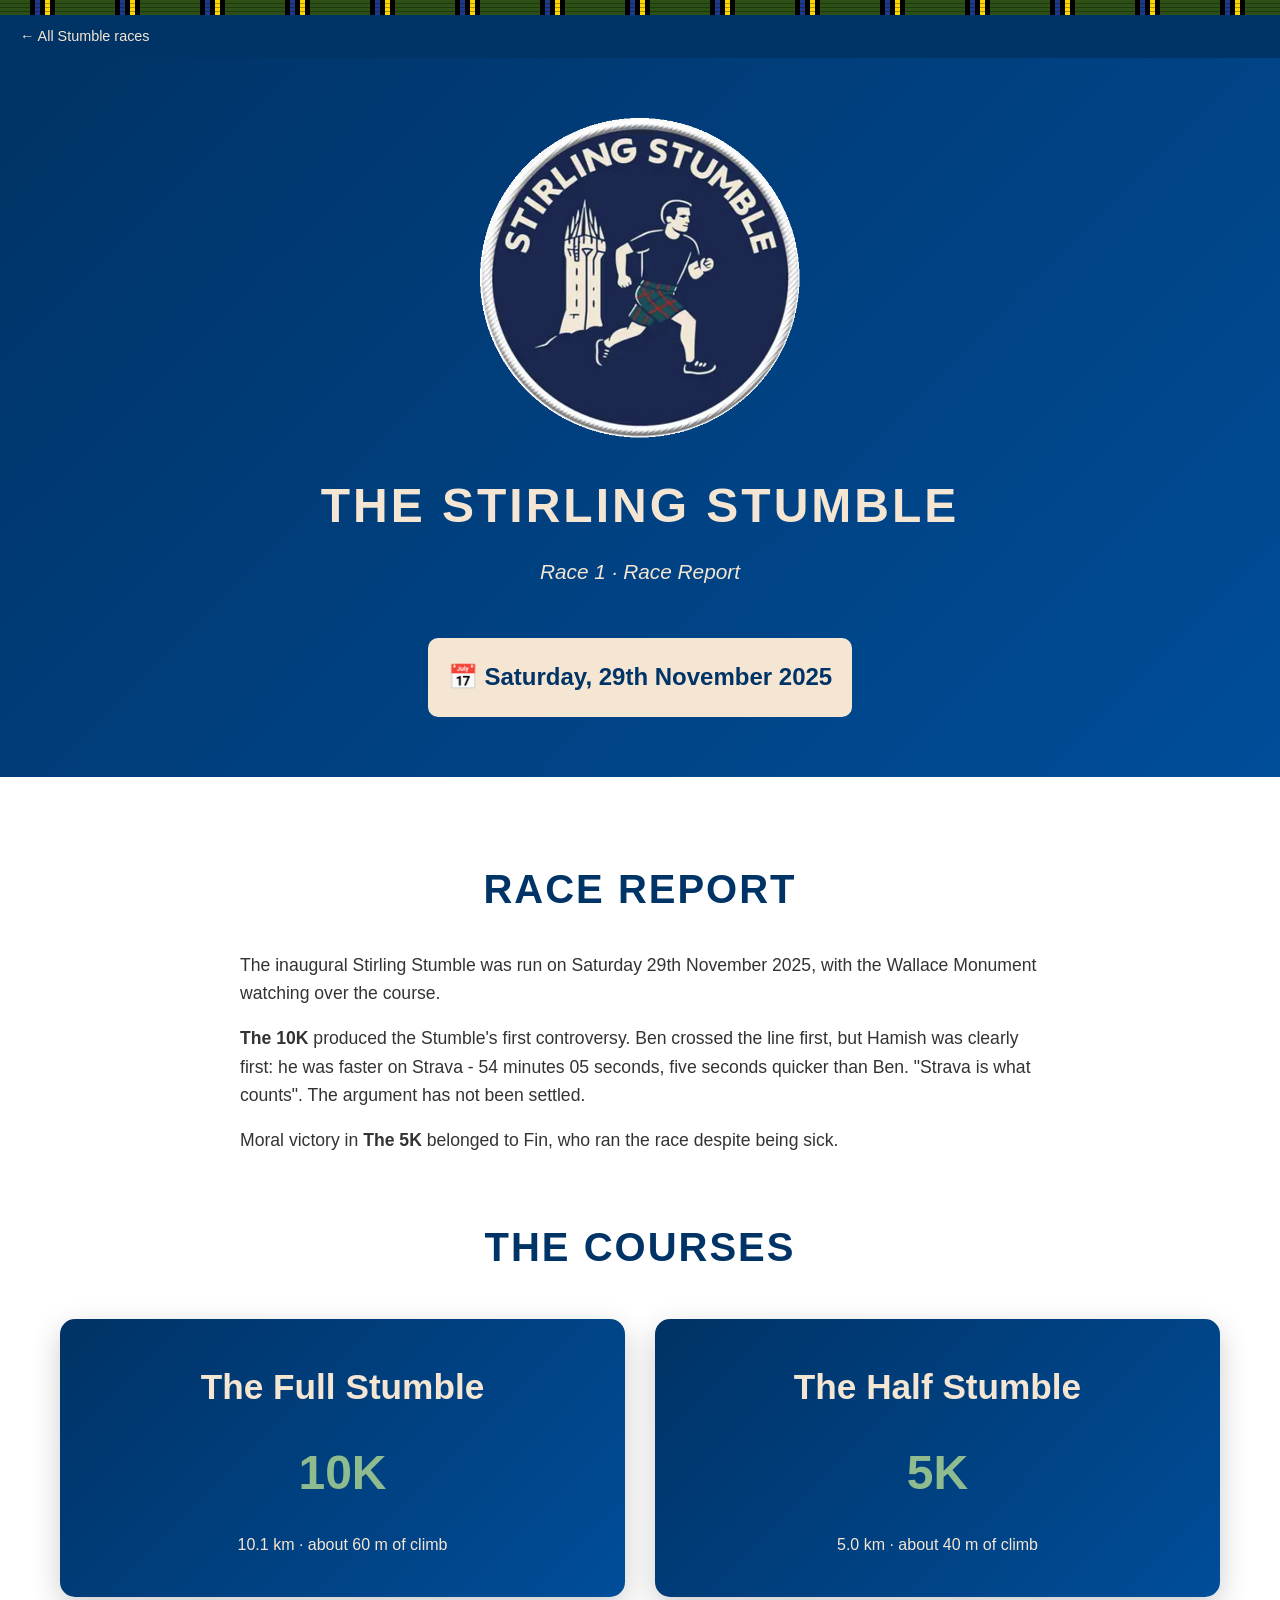
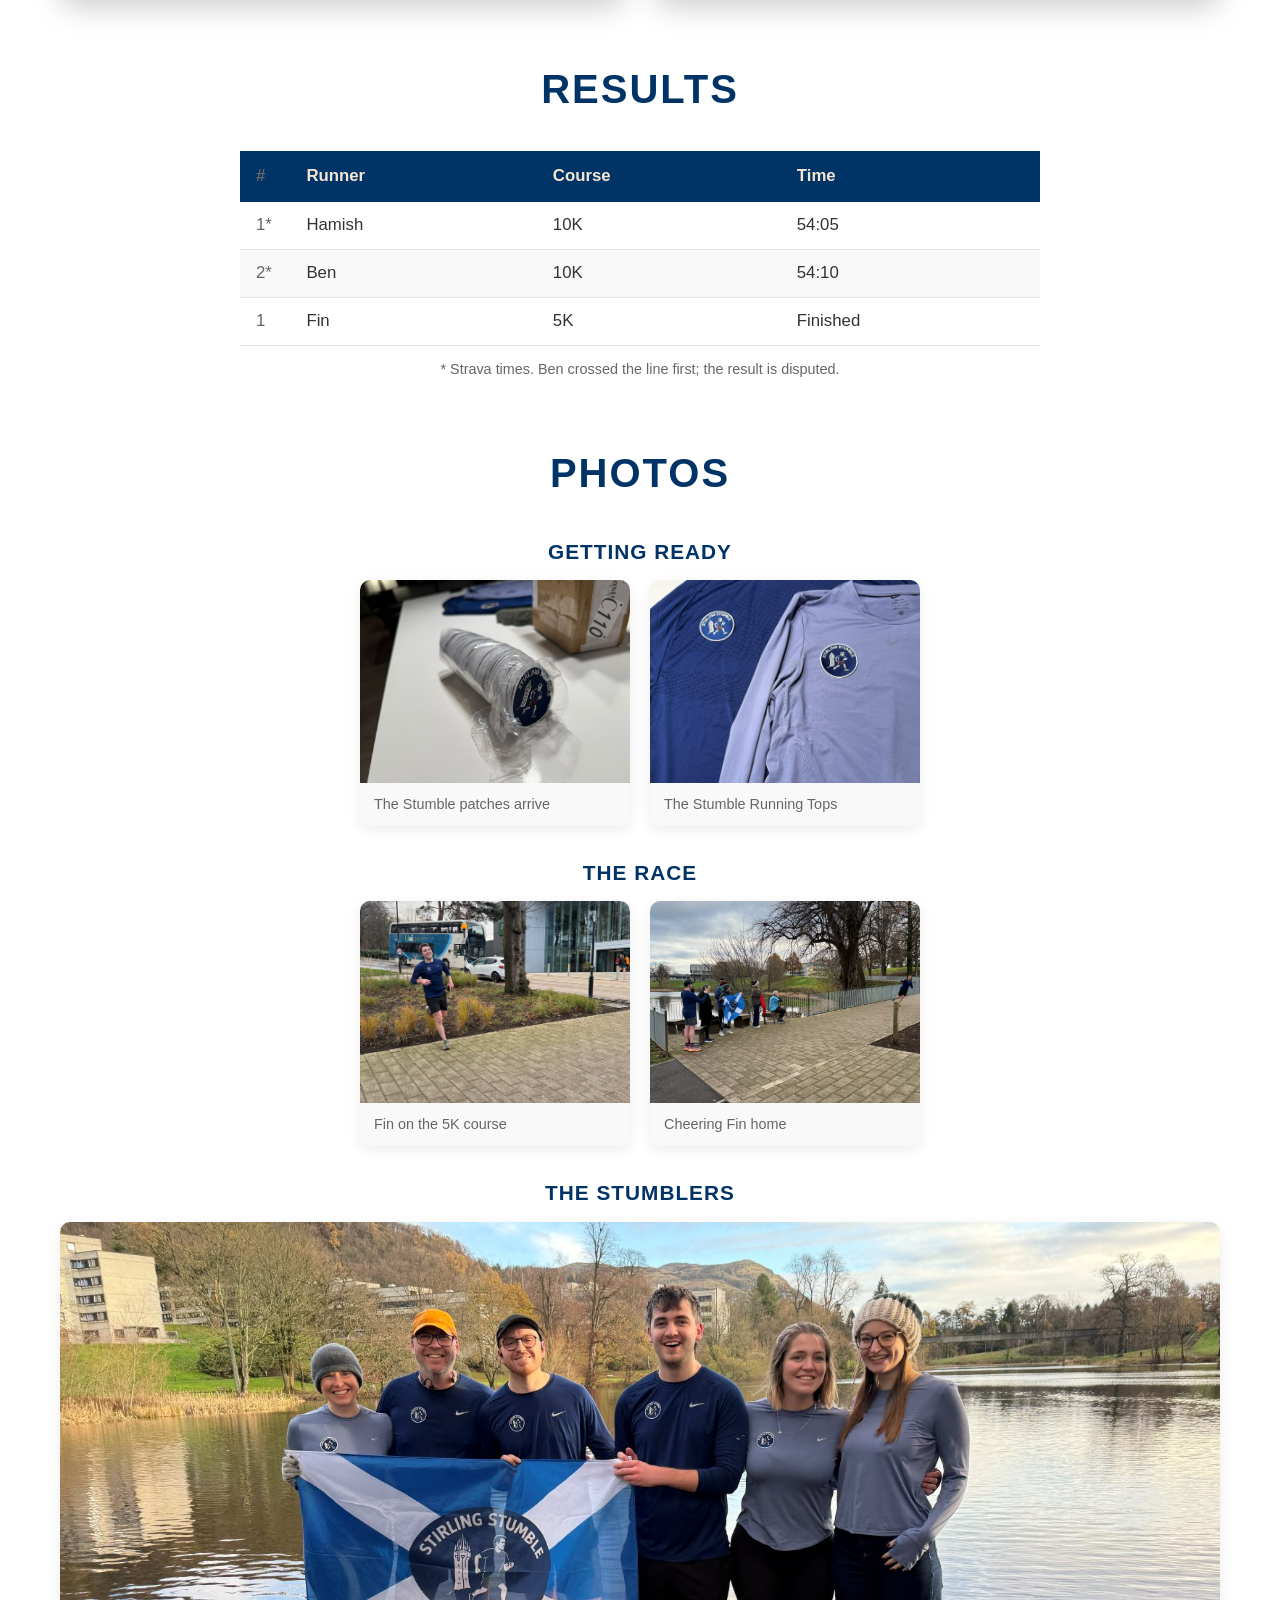
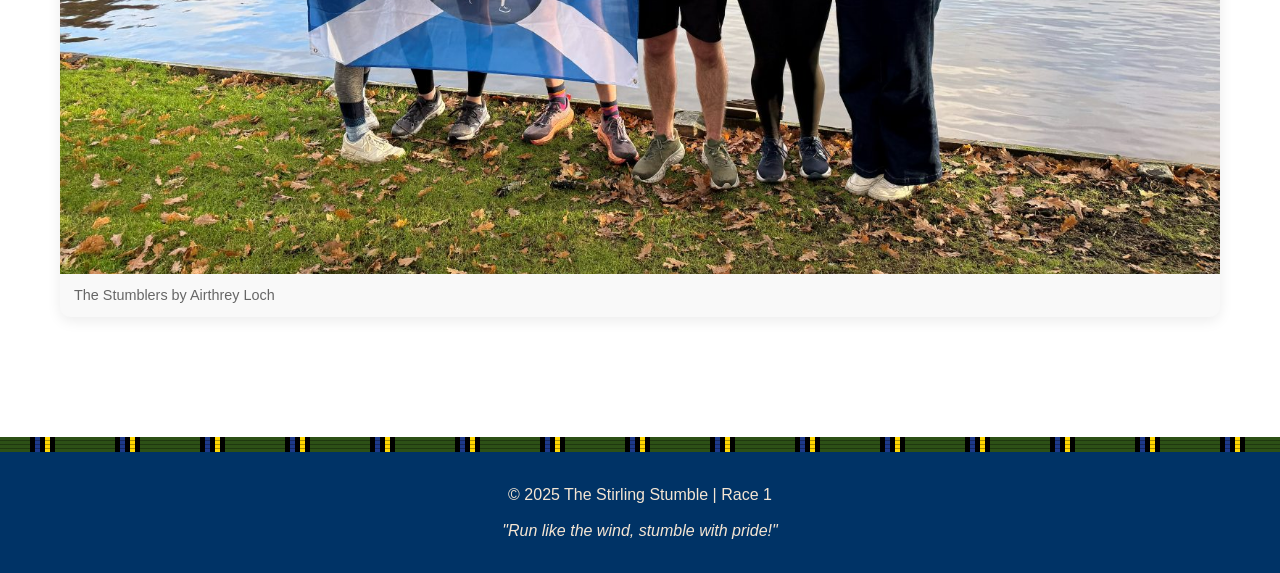
<file: stirlingstumble/2025-stirling.html>
<!DOCTYPE html>
<html lang="en">
<head>
  <meta charset="UTF-8">
  <meta name="viewport" content="width=device-width, initial-scale=1.0">
  <meta name="robots" content="noindex, nofollow">
  <title>The Stirling Stumble 2025 - Race Report</title>
  <link rel="stylesheet" href="stumble.css">
</head>
<body>
  <div class="tartan-accent"></div>
  <div class="topnav"><a href="./">&larr; All Stumble races</a></div>

  <div class="hero">
    <div class="logo-plain">
      <img src="images/stirling-patch.png" alt="Stirling Stumble logo">
    </div>
    <h1>The Stirling Stumble</h1>
    <p class="tagline">Race 1 &middot; Race Report</p>
    <div class="date-banner">
      📅 Saturday, 29th November 2025
    </div>
  </div>

  <div class="container">

    <!-- ===== RACE REPORT =====
         Replace the paragraph below with the story of the day.
         Add as many <p>...</p> paragraphs as you like. -->
    <section class="section">
      <h2>Race Report</h2>
      <div class="report">
        <p>The inaugural Stirling Stumble was run on Saturday 29th November 2025, with the
        Wallace Monument watching over the course.</p>
        <p><strong>The 10K</strong> produced the Stumble's first controversy. Ben crossed the line
        first, but Hamish was clearly first: he was faster on Strava - 54 minutes 05 seconds, five seconds quicker than Ben.
        "Strava is what counts". The argument has not been settled. </p>
        <p>Moral victory in <strong>The 5K</strong> belonged to Fin, who ran the race despite being sick.</p>
      </div>
    </section>

    <section class="section">
      <h2>The Courses</h2>
      <div class="race-options">
        <div class="race-card">
          <h3>The Full Stumble</h3>
          <div class="distance">10K</div>
          <p>10.1 km &middot; about 60 m of climb</p>
        </div>
        <div class="race-card">
          <h3>The Half Stumble</h3>
          <div class="distance">5K</div>
          <p>5.0 km &middot; about 40 m of climb</p>
        </div>
      </div>
    </section>

    <!-- ===== RESULTS =====
         One <tr> row per runner. Copy a row and change the name, course and time.
         Delete the "Results to follow" row once real results are in. -->
    <section class="section">
      <h2>Results</h2>
      <div class="results-wrap">
        <table class="results">
          <thead>
            <tr><th class="pos">#</th><th>Runner</th><th>Course</th><th>Time</th></tr>
          </thead>
          <tbody>
            <tr><td class="pos">1*</td><td>Hamish</td><td>10K</td><td>54:05</td></tr>
            <tr><td class="pos">2*</td><td>Ben</td><td>10K</td><td>54:10</td></tr>
            <tr><td class="pos">1</td><td>Fin</td><td>5K</td><td>Finished</td></tr>
            <!-- Add more rows here, e.g.
            <tr><td class="pos">2</td><td>Name</td><td>5K</td><td>28:40</td></tr>
            -->
          </tbody>
        </table>
      </div>
      <p style="text-align:center; color:var(--muted); font-size:0.9em; margin-top:12px;">
        * Strava times. Ben crossed the line first; the result is disputed.
      </p>
    </section>

    <!-- ===== PHOTOS =====
         To add a photo: put the file in stirlingstumble/photos/2025-stirling/
         and copy a <figure> block like this inside <div class="gallery">:
           <figure>
             <img src="photos/2025-stirling/your-photo.jpg" alt="Short description">
             <figcaption>Caption text</figcaption>
           </figure>
         Each <div class="gallery"> is one centred row of photos. -->
    <section class="section">
      <h2>Photos</h2>

      <h3 class="gallery-heading">Getting Ready</h3>
      <div class="gallery">
        <figure>
          <a href="photos/2025-stirling/01-patches.jpg"><img src="photos/2025-stirling/01-patches.jpg" alt="A roll of embroidered Stirling Stumble patches"></a>
          <figcaption>The Stumble patches arrive</figcaption>
        </figure>
        <figure>
          <a href="photos/2025-stirling/02-running-tops.jpg"><img src="photos/2025-stirling/02-running-tops.jpg" alt="Two running tops with the Stirling Stumble patch"></a>
          <figcaption>The Stumble Running Tops</figcaption>
        </figure>
      </div>

      <h3 class="gallery-heading">The Race</h3>
      <div class="gallery">
        <figure>
          <a href="photos/2025-stirling/05-on-the-course.jpg"><img src="photos/2025-stirling/05-on-the-course.jpg" alt="Fin in a Stumble top running along a path" style="object-position: center 45%;"></a>
          <figcaption>Fin on the 5K course</figcaption>
        </figure>
        <figure>
          <a href="photos/2025-stirling/06-cheering.jpg"><img src="photos/2025-stirling/06-cheering.jpg" alt="Supporters with a Saltire flag cheering Fin"></a>
          <figcaption>Cheering Fin home</figcaption>
        </figure>
      </div>

      <h3 class="gallery-heading">The Stumblers</h3>
      <div class="gallery wide">
        <figure>
          <a href="photos/2025-stirling/07-stumblers-flag.jpg"><img src="photos/2025-stirling/07-stumblers-flag.jpg" alt="Six Stumblers in matching tops holding the Stirling Stumble flag by the loch"></a>
          <figcaption>The Stumblers by Airthrey Loch</figcaption>
        </figure>
      </div>
    </section>

  </div>

  <div class="tartan-accent"></div>
  <footer>
    <p>&copy; 2025 The Stirling Stumble | Race 1</p>
    <p style="margin-top: 10px; font-style: italic;">"Run like the wind, stumble with pride!"</p>
  </footer>
</body>
</html>
</file>
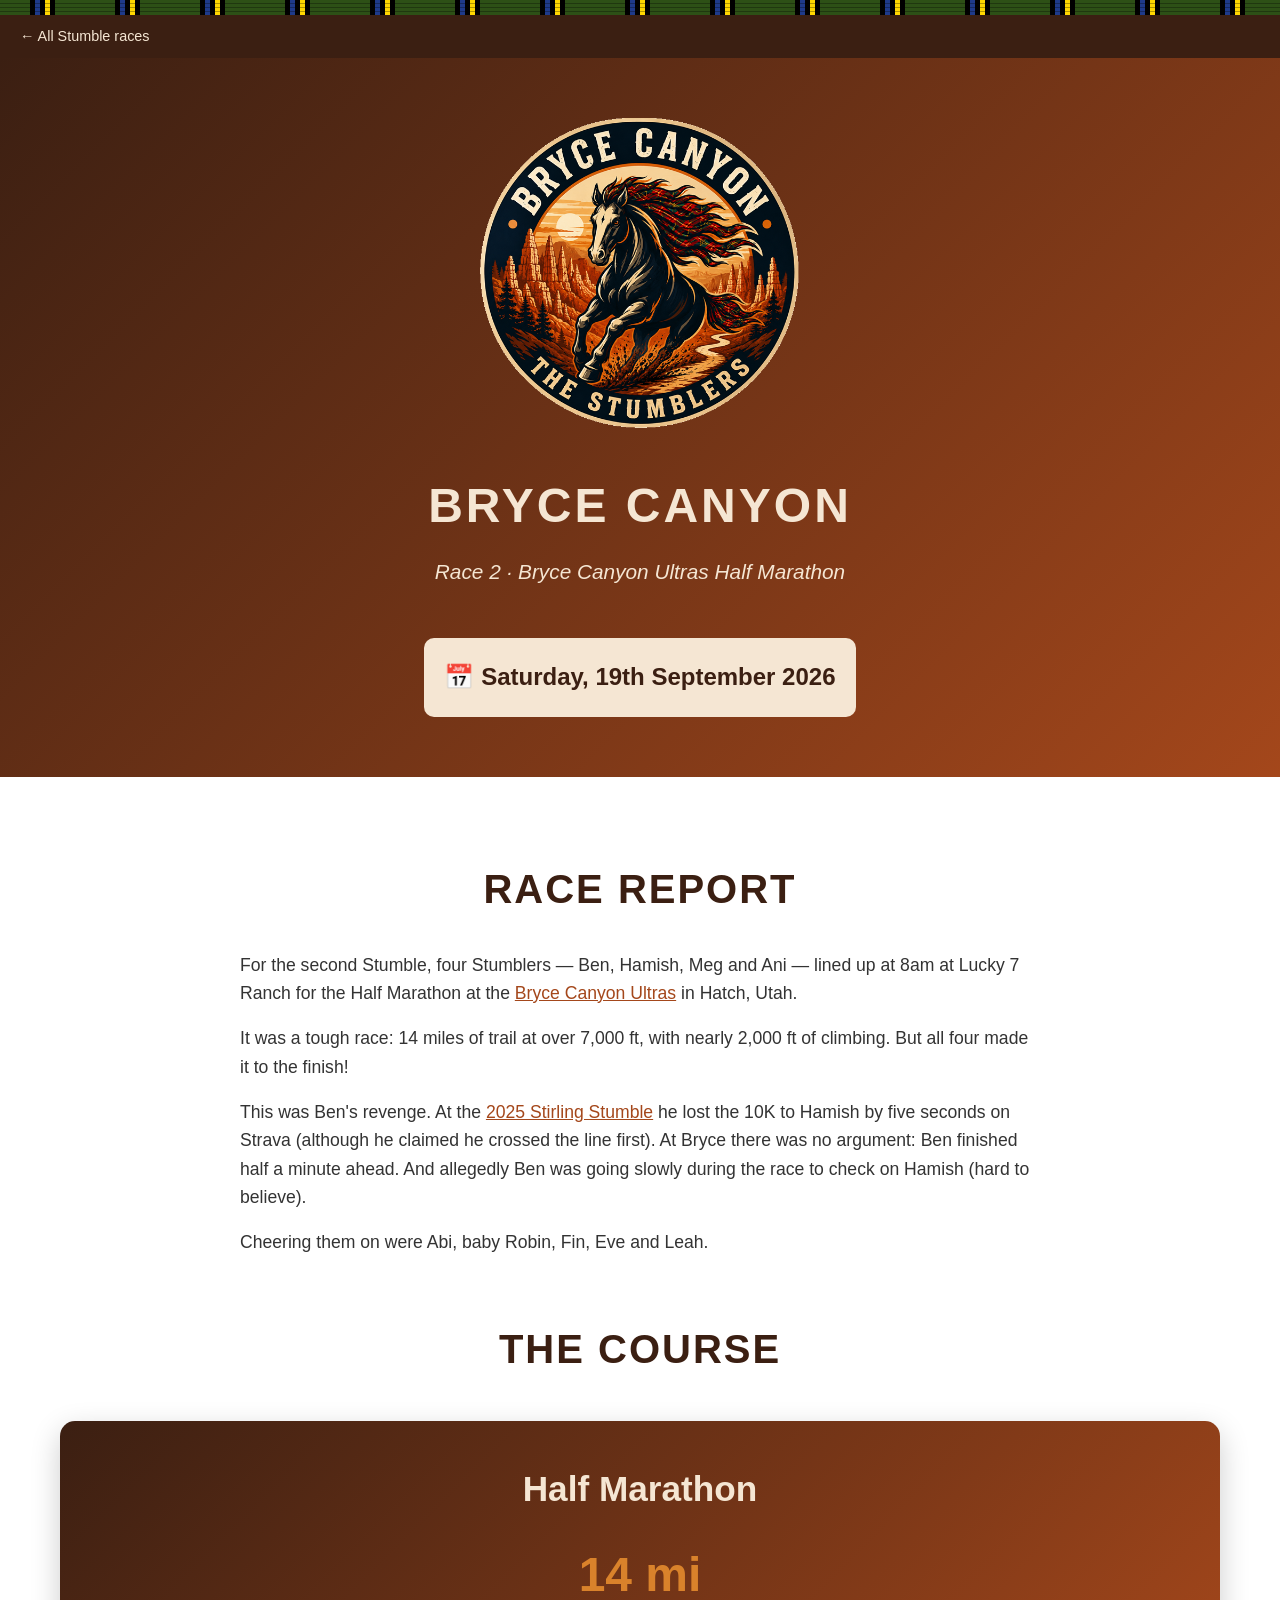
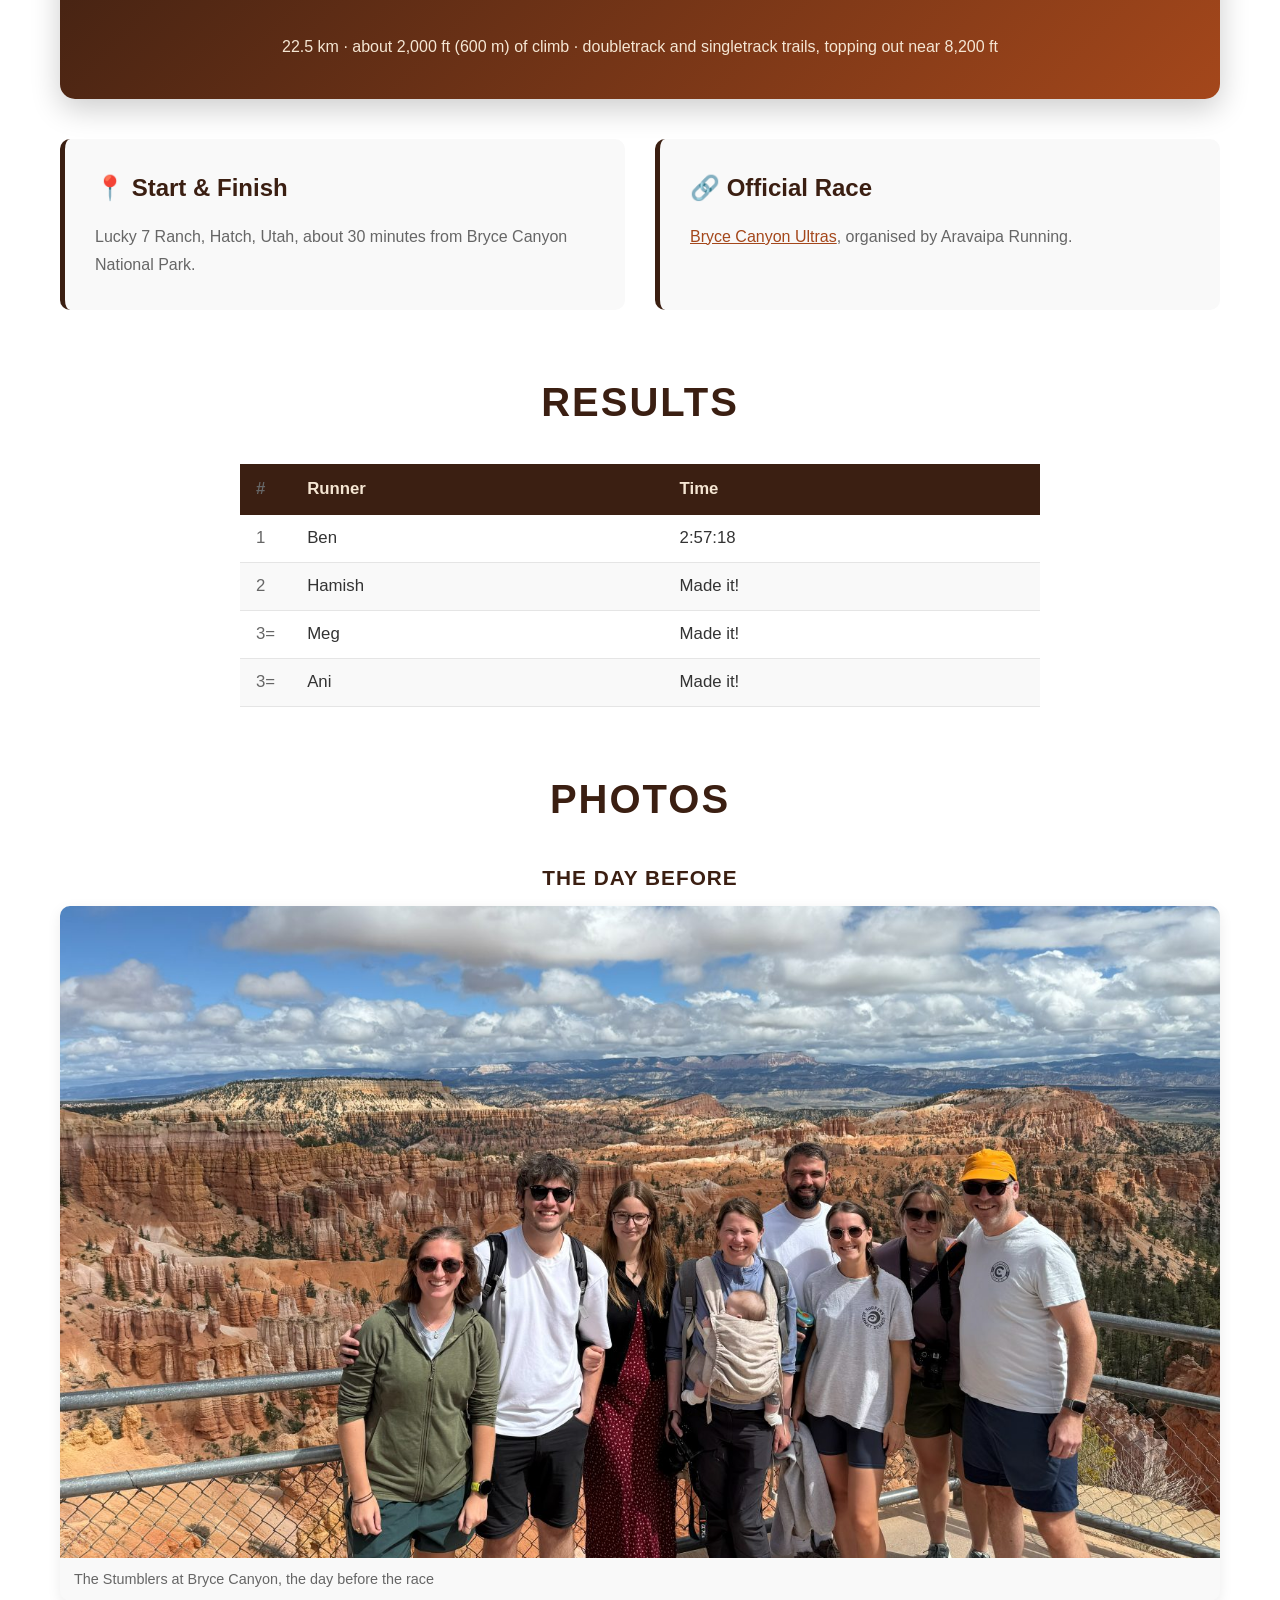
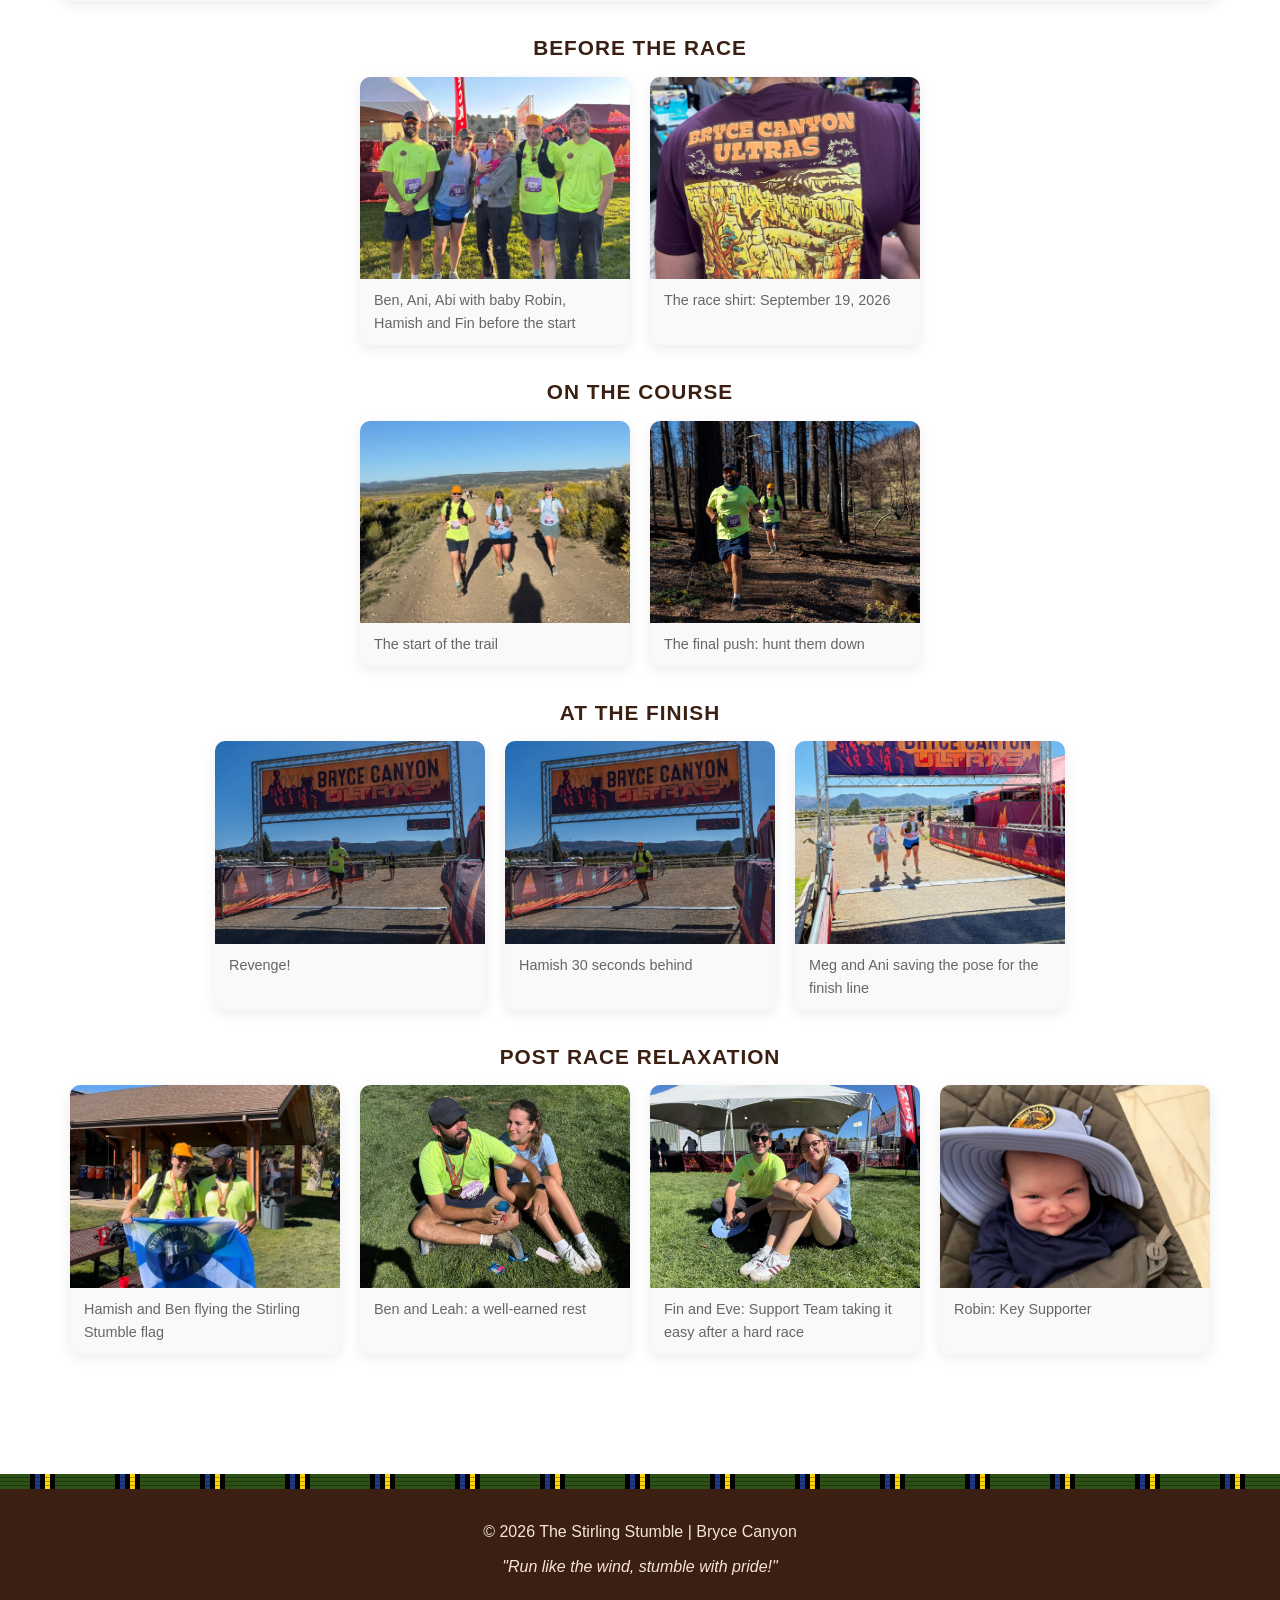
<file: stirlingstumble/2026-bryce-canyon.html>
<!DOCTYPE html>
<html lang="en">
<head>
  <meta charset="UTF-8">
  <meta name="viewport" content="width=device-width, initial-scale=1.0">
  <meta name="robots" content="noindex, nofollow">
  <title>Bryce Canyon - The Stirling Stumble</title>
  <link rel="stylesheet" href="stumble.css">
</head>
<body class="bryce">
  <div class="tartan-accent"></div>
  <div class="topnav"><a href="./">&larr; All Stumble races</a></div>

  <div class="hero">
    <div class="logo-plain">
      <img src="images/bryce-canyon-logo.png" alt="Bryce Canyon Stumblers logo">
    </div>
    <h1>Bryce Canyon</h1>
    <p class="tagline">Race 2 &middot; Bryce Canyon Ultras Half Marathon</p>
    <div class="date-banner">
      📅 Saturday, 19th September 2026
    </div>
  </div>

  <div class="container">

    <!-- ===== RACE REPORT =====
         Replace the paragraph below with the story of the day.
         Add as many <p>...</p> paragraphs as you like. -->
    <section class="section">
      <h2>Race Report</h2>
      <div class="report">
        <p>For the second Stumble, four Stumblers &mdash; Ben, Hamish, Meg and Ani &mdash; lined up
        at 8am at Lucky 7 Ranch for the Half Marathon at the
        <a href="https://www.aravaiparunning.com/bryce/" target="_blank" rel="noopener">Bryce Canyon Ultras</a>
        in Hatch, Utah.</p>
        <p>It was a tough race: 14 miles of trail at over 7,000 ft, with nearly 2,000 ft of climbing.
        But all four made it to the finish!</p>
        <p>This was Ben's revenge. At the
        <a href="2025-stirling.html">2025 Stirling Stumble</a> he lost the 10K to Hamish by five
        seconds on Strava (although he claimed he crossed the line first). At Bryce there was no argument: Ben
        finished half a minute ahead. And allegedly Ben was going slowly during the race to check on Hamish (hard to believe).</p>
        <p>Cheering them on were Abi, baby Robin, Fin, Eve and Leah.</p>
      </div>
    </section>

    <section class="section">
      <h2>The Course</h2>
      <div class="race-options">
        <div class="race-card">
          <h3>Half Marathon</h3>
          <div class="distance">14 mi</div>
          <p>22.5 km &middot; about 2,000 ft (600 m) of climb &middot; doubletrack and singletrack trails,
          topping out near 8,200 ft</p>
        </div>
      </div>
      <div class="info-grid">
        <div class="info-card">
          <h3>📍 Start &amp; Finish</h3>
          <p>Lucky 7 Ranch, Hatch, Utah, about 30 minutes from Bryce Canyon National Park.</p>
        </div>
        <div class="info-card">
          <h3>🔗 Official Race</h3>
          <p><a href="https://www.aravaiparunning.com/bryce/" target="_blank" rel="noopener">Bryce Canyon Ultras</a>, organised by Aravaipa Running.</p>
        </div>
      </div>
    </section>

    <!-- ===== RESULTS =====
         One <tr> row per runner. Copy a row and change the name and time.
         Delete the "Results to follow" row once real results are in. -->
    <section class="section">
      <h2>Results</h2>
      <div class="results-wrap">
        <table class="results">
          <thead>
            <tr><th class="pos">#</th><th>Runner</th><th>Time</th></tr>
          </thead>
          <tbody>
            <tr><td class="pos">1</td><td>Ben</td><td>2:57:18</td></tr>
            <tr><td class="pos">2</td><td>Hamish</td><td>Made it!</td></tr>
            <tr><td class="pos">3=</td><td>Meg</td><td>Made it!</td></tr>
            <tr><td class="pos">3=</td><td>Ani</td><td>Made it!</td></tr>
          </tbody>
        </table>
      </div>
    </section>

    <!-- ===== PHOTOS =====
         To add a photo: put the file in stirlingstumble/photos/2026-bryce-canyon/
         and copy a <figure> block like this inside <div class="gallery">:
           <figure>
             <img src="photos/2026-bryce-canyon/your-photo.jpg" alt="Short description">
             <figcaption>Caption text</figcaption>
           </figure>
         Each <div class="gallery"> is one row of photos, with an optional
         <h3 class="gallery-heading"> above it. -->
    <section class="section">
      <h2>Photos</h2>

      <h3 class="gallery-heading">The day before</h3>
      <div class="gallery wide">
        <figure>
          <a href="photos/2026-bryce-canyon/00-canyon-day-before.jpg"><img src="photos/2026-bryce-canyon/00-canyon-day-before.jpg" alt="The whole group at the rim of Bryce Canyon with the hoodoos behind them" style="object-position: center 75%;"></a>
          <figcaption>The Stumblers at Bryce Canyon, the day before the race</figcaption>
        </figure>
      </div>

      <h3 class="gallery-heading">Before the race</h3>
      <div class="gallery">
        <figure>
          <a href="photos/2026-bryce-canyon/01-start.jpg"><img src="photos/2026-bryce-canyon/01-start.jpg" alt="Ben, Ani, Abi holding baby Robin, Hamish and Fin before the start" style="object-position: center 70%;"></a>
          <figcaption>Ben, Ani, Abi with baby Robin, Hamish and Fin before the start</figcaption>
        </figure>
        <figure>
          <a href="photos/2026-bryce-canyon/09-race-shirt.jpg"><img src="photos/2026-bryce-canyon/09-race-shirt.jpg" alt="Back of the Bryce Canyon Ultras race shirt" style="object-position: center 55%;"></a>
          <figcaption>The race shirt: September 19, 2026</figcaption>
        </figure>
      </div>

      <h3 class="gallery-heading">On the course</h3>
      <div class="gallery">
        <figure>
          <a href="photos/2026-bryce-canyon/02-on-the-trail.jpg"><img src="photos/2026-bryce-canyon/02-on-the-trail-crop.jpg" alt="Hamish, Ani and Meg running on a dirt road through sagebrush"></a>
          <figcaption>The start of the trail</figcaption>
        </figure>
        <figure>
          <a href="photos/2026-bryce-canyon/03-ben-and-hamish.jpg"><img src="photos/2026-bryce-canyon/03-ben-and-hamish.jpg" alt="Ben and Hamish running through the forest"></a>
          <figcaption>The final push: hunt them down</figcaption>
        </figure>
      </div>

      <h3 class="gallery-heading">At the finish</h3>
      <div class="gallery">
        <figure>
          <a href="photos/2026-bryce-canyon/04-ben-finish.jpg"><img src="photos/2026-bryce-canyon/04-ben-finish.jpg" alt="Ben running under the Bryce Canyon Ultras finish arch"></a>
          <figcaption>Revenge!</figcaption>
        </figure>
        <figure>
          <a href="photos/2026-bryce-canyon/10-hamish-finish.jpg"><img src="photos/2026-bryce-canyon/10-hamish-finish.jpg" alt="Hamish running under the Bryce Canyon Ultras finish arch"></a>
          <figcaption>Hamish 30 seconds behind</figcaption>
        </figure>
        <figure>
          <a href="photos/2026-bryce-canyon/05-finish-together.jpg"><img src="photos/2026-bryce-canyon/05-finish-together.jpg" alt="Meg and Ani crossing the finish line side by side" style="object-position: center 60%;"></a>
          <figcaption>Meg and Ani saving the pose for the finish line</figcaption>
        </figure>
      </div>

      <h3 class="gallery-heading">Post Race Relaxation</h3>
      <div class="gallery">
        <figure>
          <a href="photos/2026-bryce-canyon/06-stumble-flag.jpg"><img src="photos/2026-bryce-canyon/06-stumble-flag.jpg" alt="Hamish and Ben with their medals holding the Stirling Stumble flag" style="object-position: center 60%;"></a>
          <figcaption>Hamish and Ben flying the Stirling Stumble flag</figcaption>
        </figure>
        <figure>
          <a href="photos/2026-bryce-canyon/07-rest.jpg"><img src="photos/2026-bryce-canyon/07-rest.jpg" alt="Ben with his medal resting on the grass with Leah"></a>
          <figcaption>Ben and Leah: a well-earned rest</figcaption>
        </figure>
        <figure>
          <a href="photos/2026-bryce-canyon/08-finish-area.jpg"><img src="photos/2026-bryce-canyon/08-finish-area.jpg" alt="Fin and Eve sitting on the grass by the finish tent"></a>
          <figcaption>Fin and Eve: Support Team taking it easy after a hard race</figcaption>
        </figure>
        <figure>
          <a href="photos/2026-bryce-canyon/11-robin-hat.jpg"><img src="photos/2026-bryce-canyon/11-robin-hat.jpg" alt="Baby Robin smiling in her Bryce Canyon Stumblers sun hat" style="object-position: center 55%;"></a>
          <figcaption>Robin: Key Supporter</figcaption>
        </figure>
      </div>
    </section>

  </div>

  <div class="tartan-accent"></div>
  <footer>
    <p>&copy; 2026 The Stirling Stumble | Bryce Canyon</p>
    <p style="margin-top: 10px; font-style: italic;">"Run like the wind, stumble with pride!"</p>
  </footer>
</body>
</html>
</file>
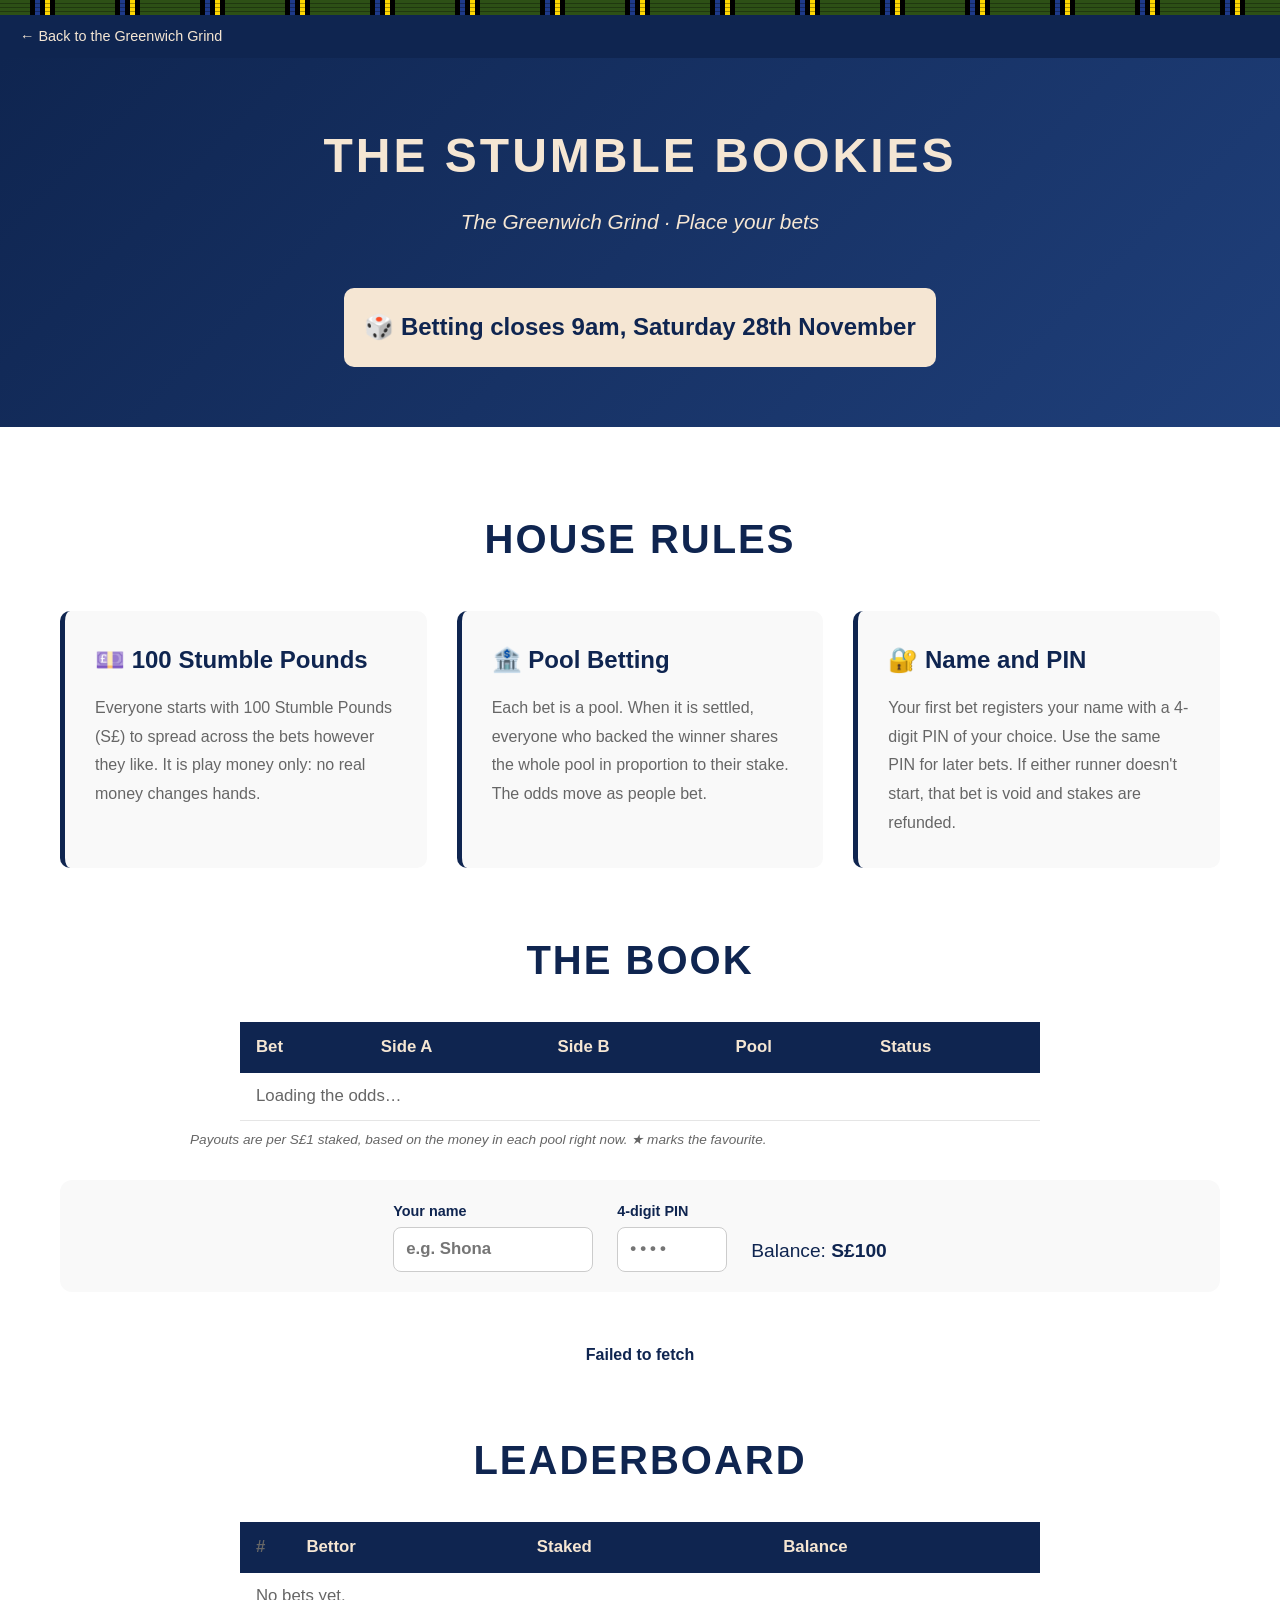
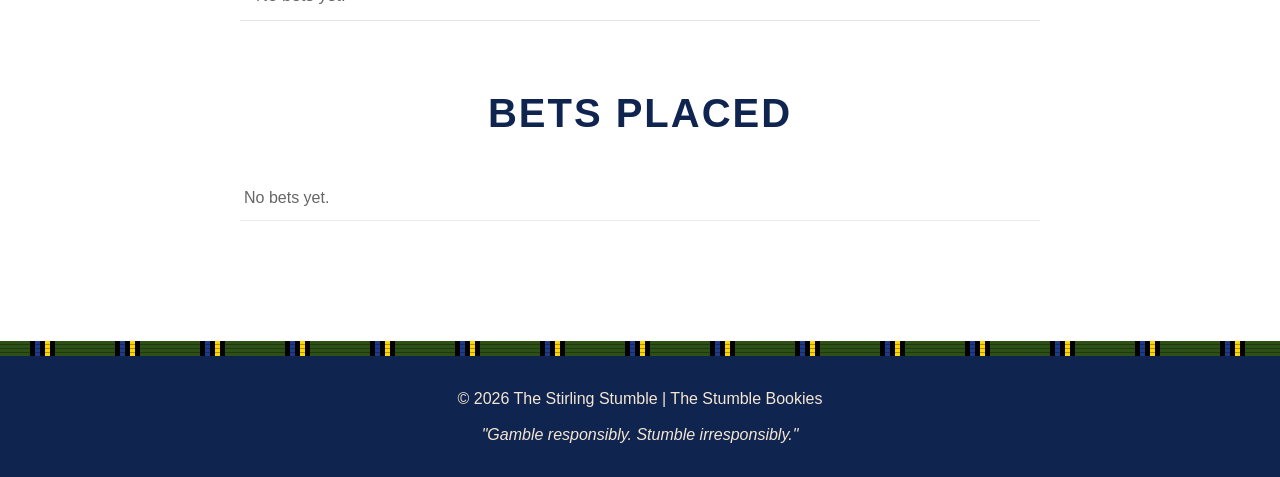
<file: stirlingstumble/2026-greenwich-grind-bets.html>
<!DOCTYPE html>
<html lang="en">
<head>
  <meta charset="UTF-8">
  <meta name="viewport" content="width=device-width, initial-scale=1.0">
  <meta name="robots" content="noindex, nofollow">
  <title>The Stumble Bookies - The Greenwich Grind</title>
  <link rel="stylesheet" href="stumble.css">
</head>
<body class="greenwich">
  <div class="tartan-accent"></div>
  <div class="topnav"><a href="2026-greenwich-grind.html">&larr; Back to the Greenwich Grind</a></div>

  <div class="hero">
    <h1>The Stumble Bookies</h1>
    <p class="tagline">The Greenwich Grind &middot; Place your bets</p>
    <div class="date-banner">🎲 Betting closes 9am, Saturday 28th November</div>
  </div>

  <div class="container">

    <div id="not-connected" class="bets-notice" hidden>
      The bookies are not open yet: the betting database has not been connected.
    </div>

    <!-- ===== HOUSE RULES ===== -->
    <section class="section">
      <h2>House Rules</h2>
      <div class="info-grid">
        <div class="info-card">
          <h3>💷 100 Stumble Pounds</h3>
          <p>Everyone starts with 100 Stumble Pounds (S£) to spread across the bets however they like.
          It is play money only: no real money changes hands.</p>
        </div>
        <div class="info-card">
          <h3>🏦 Pool Betting</h3>
          <p>Each bet is a pool. When it is settled, everyone who backed the winner shares the whole
          pool in proportion to their stake. The odds move as people bet.</p>
        </div>
        <div class="info-card">
          <h3>🔐 Name and PIN</h3>
          <p>Your first bet registers your name with a 4-digit PIN of your choice. Use the same PIN
          for later bets. If either runner doesn't start, that bet is void and stakes are refunded.</p>
        </div>
      </div>
    </section>

    <!-- ===== THE BOOK ===== -->
    <section class="section">
      <h2>The Book</h2>
      <div class="results-wrap odds-wrap">
        <table class="results odds-table">
          <thead><tr><th>Bet</th><th>Side A</th><th>Side B</th><th>Pool</th><th>Status</th></tr></thead>
          <tbody id="odds-summary"><tr><td colspan="5" class="muted">Loading the odds…</td></tr></tbody>
        </table>
        <p class="odds-note">Payouts are per S£1 staked, based on the money in each pool right now. ★ marks the favourite.</p>
      </div>
      <div class="bettor">
        <label>Your name <input id="bettor-name" type="text" maxlength="30" autocomplete="name" placeholder="e.g. Shona"></label>
        <label>4-digit PIN <input id="bettor-pin" type="password" inputmode="numeric" pattern="[0-9]*" maxlength="4" placeholder="••••"></label>
        <div class="bettor-balance">Balance: <strong id="bettor-balance">S£100</strong></div>
      </div>
      <div id="markets" class="market-grid"></div>
      <p id="bet-message" class="bet-message" role="status"></p>
    </section>

    <!-- ===== LEADERBOARD ===== -->
    <section class="section">
      <h2>Leaderboard</h2>
      <div class="results-wrap">
        <table class="results">
          <thead><tr><th class="pos">#</th><th>Bettor</th><th>Staked</th><th>Balance</th></tr></thead>
          <tbody id="leaderboard"><tr><td colspan="4" class="muted">No bets yet.</td></tr></tbody>
        </table>
      </div>
    </section>

    <!-- ===== BET FEED ===== -->
    <section class="section">
      <h2>Bets Placed</h2>
      <ul id="feed" class="bet-feed"><li class="muted">No bets yet.</li></ul>
    </section>

  </div>

  <div class="tartan-accent"></div>
  <footer>
    <p>&copy; 2026 The Stirling Stumble | The Stumble Bookies</p>
    <p style="margin-top: 10px; font-style: italic;">"Gamble responsibly. Stumble irresponsibly."</p>
  </footer>

  <script>
  // ===== Supabase connection =====
  // Paste your project's URL and publishable (anon) key here. The key is meant to be public:
  // the database only lets the website read bets and place them through place_bet().
  const SUPABASE_URL = 'https://gsagfsebpsiknfogwgrf.supabase.co';
  const SUPABASE_KEY = 'sb_publishable_aS45u0-HWFaVi5Z8gruDGw_a2GDEmo6';

  const BANKROLL = 100;
  const $ = (id) => document.getElementById(id);
  const esc = (s) => String(s).replace(/[&<>"']/g, (c) => ({ '&': '&amp;', '<': '&lt;', '>': '&gt;', '"': '&quot;', "'": '&#39;' }[c]));
  const fmt = (n) => 'S£' + (Math.round(n * 10) / 10).toLocaleString('en-GB');

  let markets = [];
  let bets = [];

  async function api(path, options = {}) {
    const res = await fetch(SUPABASE_URL + '/rest/v1/' + path, {
      ...options,
      headers: { apikey: SUPABASE_KEY, 'Content-Type': 'application/json', ...(options.headers || {}) },
    });
    const body = await res.json().catch(() => null);
    if (!res.ok) throw new Error((body && body.message) || 'Something went wrong (' + res.status + ').');
    return body;
  }

  // What each bet pays back once its market is settled (0 if it lost, null if unsettled).
  function payout(bet) {
    const m = markets.find((x) => x.id === bet.market_id);
    if (!m || !m.result) return null;
    if (m.result === 'void') return bet.stake;
    const inMarket = bets.filter((b) => b.market_id === m.id);
    const total = inMarket.reduce((s, b) => s + b.stake, 0);
    const winPool = inMarket.filter((b) => b.pick === m.result).reduce((s, b) => s + b.stake, 0);
    if (winPool === 0) return bet.stake; // nobody backed the winner: refund everyone
    return bet.pick === m.result ? (bet.stake * total) / winPool : 0;
  }

  function balanceOf(name) {
    const mine = bets.filter((b) => b.player.toLowerCase() === name.toLowerCase());
    const staked = mine.reduce((s, b) => s + b.stake, 0);
    const returned = mine.reduce((s, b) => s + (payout(b) || 0), 0);
    return { staked, balance: BANKROLL - staked + returned };
  }

  function isOpen(m) {
    return !m.result && new Date() < new Date(m.closes_at);
  }

  function renderMarkets() {
    $('markets').innerHTML = markets.map((m) => {
      const inMarket = bets.filter((b) => b.market_id === m.id);
      const total = inMarket.reduce((s, b) => s + b.stake, 0);
      const side = (pick) => {
        const own = inMarket.filter((b) => b.pick === pick);
        const pool = own.reduce((s, b) => s + b.stake, 0);
        const odds = pool ? (total / pool).toFixed(2) : '–';
        const won = m.result === pick ? ' won' : '';
        return `<button type="button" class="pick${won}" data-market="${esc(m.id)}" data-pick="${pick}" ${isOpen(m) ? '' : 'disabled'}>
            <span class="pick-name">${esc(pick === 'a' ? m.option_a : m.option_b)}</span>
            <span class="pick-odds">pays ${odds} per S£1</span>
            <span class="pick-pool">${fmt(pool)} from ${own.length} bet${own.length === 1 ? '' : 's'}</span>
          </button>`;
      };
      let status = `Total pool ${fmt(total)}`;
      if (m.result === 'void') status = 'Void: all stakes refunded';
      else if (m.result) status = `Settled: ${esc(m.result === 'a' ? m.option_a : m.option_b)} won`;
      else if (!isOpen(m)) status = 'Betting closed: awaiting result';
      return `<div class="market-card">
          <h3>${esc(m.title)}</h3>
          <div class="market-status">${status}</div>
          <div class="pick-row">${side('a')}${side('b')}</div>
          <div class="stake-row" ${isOpen(m) ? '' : 'hidden'}>
            <label>Stake S£ <input type="number" min="1" max="100" step="1" value="10" id="stake-${esc(m.id)}"></label>
            <span class="muted">Tap a name to place the bet.</span>
          </div>
        </div>`;
    }).join('');
  }

  // Money in each side of a market, and what each side pays per S£1.
  function marketStats(m) {
    const inMarket = bets.filter((b) => b.market_id === m.id);
    const total = inMarket.reduce((s, b) => s + b.stake, 0);
    const side = (pick) => {
      const own = inMarket.filter((b) => b.pick === pick);
      const pool = own.reduce((s, b) => s + b.stake, 0);
      return { pool, count: own.length, odds: pool ? total / pool : null };
    };
    return { total, a: side('a'), b: side('b') };
  }

  // Short name for a bet: the title up to its colon ("Ben vs Hamish: who wins…" → "Ben vs Hamish").
  const shortLabel = (m) => m.title.split(':')[0];

  function statusText(m) {
    if (m.result === 'void') return 'Void: refunded';
    if (m.result) return `${esc(m.result === 'a' ? m.option_a : m.option_b)} won`;
    if (!isOpen(m)) return 'Closed: awaiting result';
    return 'Open';
  }

  function renderSummary() {
    if (!markets.length) return;
    $('odds-summary').innerHTML = markets.map((m) => {
      const s = marketStats(m);
      const fav = s.a.pool > s.b.pool ? 'a' : s.b.pool > s.a.pool ? 'b' : null;
      const cell = (pick) => {
        const x = s[pick];
        const name = esc(pick === 'a' ? m.option_a : m.option_b);
        const won = m.result === pick ? ' odds-won' : '';
        return `<td class="odds-cell${won}">
            <span class="odds-name">${name}${fav === pick ? ' ★' : ''}</span>
            <span class="odds-pays">${x.odds ? x.odds.toFixed(2) + '×' : 'no bets'}</span>
            <span class="odds-pool">${fmt(x.pool)} · ${x.count} bet${x.count === 1 ? '' : 's'}</span>
          </td>`;
      };
      const open = isOpen(m) ? ' odds-open' : '';
      return `<tr><td class="odds-bet">${esc(shortLabel(m))}</td>${cell('a')}${cell('b')}
          <td><strong>${fmt(s.total)}</strong></td><td class="odds-status${open}">${statusText(m)}</td></tr>`;
    }).join('');
  }

  function renderLeaderboard() {
    const names = [...new Set(bets.map((b) => b.player))];
    if (!names.length) return;
    const rows = names.map((n) => ({ name: n, ...balanceOf(n) }))
      .sort((a, b) => b.balance - a.balance || a.name.localeCompare(b.name));
    $('leaderboard').innerHTML = rows.map((r, i) =>
      `<tr><td class="pos">${i + 1}</td><td>${esc(r.name)}</td><td>${fmt(r.staked)}</td><td><strong>${fmt(r.balance)}</strong></td></tr>`
    ).join('');
  }

  function renderFeed() {
    if (!bets.length) return;
    $('feed').innerHTML = [...bets].reverse().map((b) => {
      const m = markets.find((x) => x.id === b.market_id);
      const pickName = m ? (b.pick === 'a' ? m.option_a : m.option_b) : b.pick;
      const p = payout(b);
      const outcome = p === null ? '' : p > b.stake ? ` <span class="win">won ${fmt(p)}</span>` : p === b.stake ? ' <span class="muted">refunded</span>' : ' <span class="lose">lost</span>';
      const when = new Date(b.placed_at).toLocaleString('en-GB', { weekday: 'short', hour: '2-digit', minute: '2-digit' });
      return `<li><strong>${esc(b.player)}</strong> put ${fmt(b.stake)} on <strong>${esc(pickName)}</strong>${m ? ' (' + esc(shortLabel(m)) + ')' : ''}${outcome} <span class="muted">· ${when}</span></li>`;
    }).join('');
  }

  function renderBalance() {
    const name = $('bettor-name').value.trim();
    $('bettor-balance').textContent = fmt(name ? balanceOf(name).balance : BANKROLL);
  }

  function renderAll() {
    renderSummary();
    renderMarkets();
    renderLeaderboard();
    renderFeed();
    renderBalance();
  }

  async function load() {
    try {
      [markets, bets] = await Promise.all([
        api('markets?select=*&order=sort'),
        api('bets?select=*&order=placed_at'),
      ]);
      renderAll();
    } catch (e) {
      $('bet-message').textContent = e.message;
    }
  }

  async function placeBet(marketId, pick) {
    const msg = $('bet-message');
    const name = $('bettor-name').value.trim();
    const pin = $('bettor-pin').value.trim();
    const stake = parseInt($('stake-' + marketId).value, 10);
    if (!name) { msg.textContent = 'Enter your name first.'; $('bettor-name').focus(); return; }
    if (!/^[0-9]{4}$/.test(pin)) { msg.textContent = 'Enter your 4-digit PIN.'; $('bettor-pin').focus(); return; }
    const m = markets.find((x) => x.id === marketId);
    const pickName = pick === 'a' ? m.option_a : m.option_b;
    if (!confirm(`Bet ${fmt(stake)} on ${pickName}?`)) return;
    msg.textContent = 'Placing bet…';
    try {
      const r = await api('rpc/place_bet', {
        method: 'POST',
        body: JSON.stringify({ p_name: name, p_pin: pin, p_market: marketId, p_pick: pick, p_stake: stake }),
      });
      msg.textContent = `Done: ${fmt(stake)} on ${pickName}. You have ${fmt(r.left)} left to bet.`;
      await load();
    } catch (e) {
      msg.textContent = e.message;
    }
  }

  $('markets').addEventListener('click', (e) => {
    const btn = e.target.closest('button.pick');
    if (btn && !btn.disabled) placeBet(btn.dataset.market, btn.dataset.pick);
  });
  $('bettor-name').addEventListener('input', () => {
    renderBalance();
    try { localStorage.setItem('stumble-bettor', $('bettor-name').value); } catch (e) {}
  });
  try { $('bettor-name').value = localStorage.getItem('stumble-bettor') || ''; } catch (e) {}

  if (!SUPABASE_URL || !SUPABASE_KEY) {
    $('not-connected').hidden = false;
  } else {
    load();
    setInterval(load, 20000); // keep the odds and leaderboard fresh
  }
  </script>
</body>
</html>
</file>
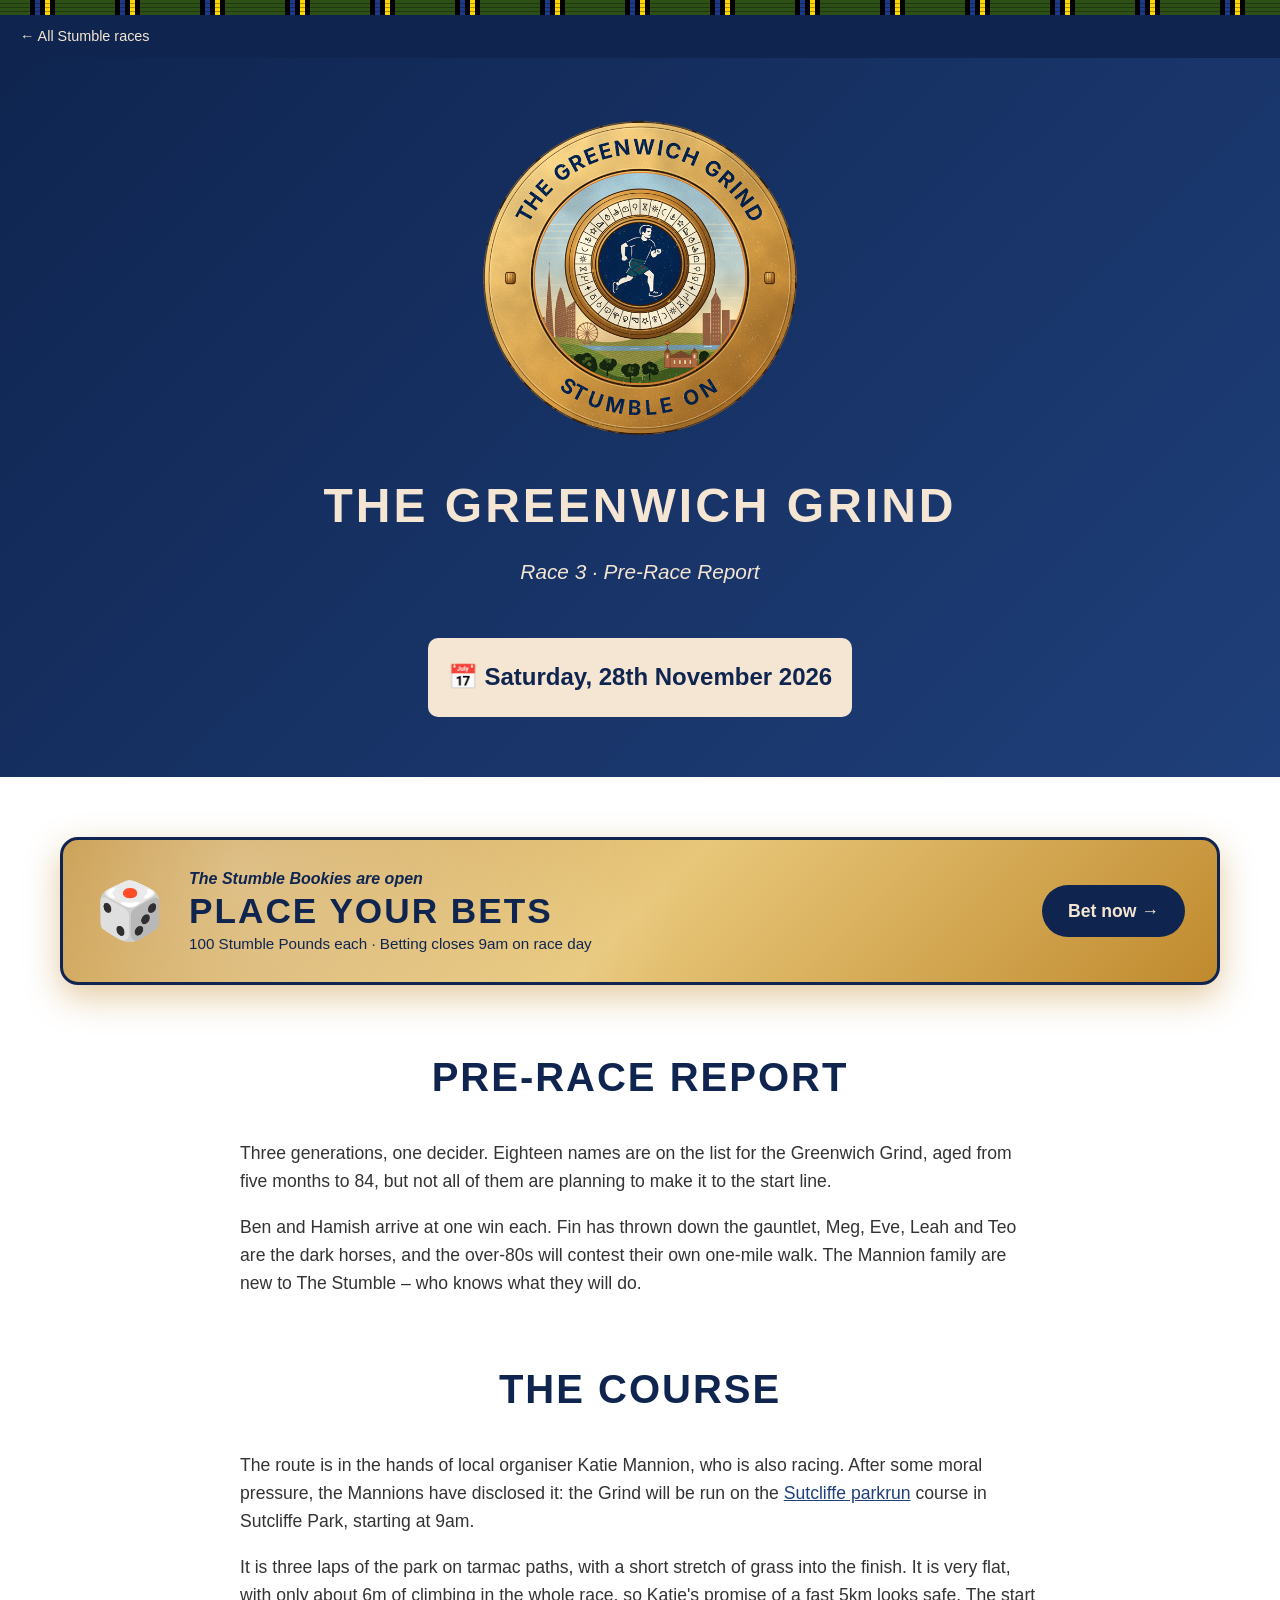
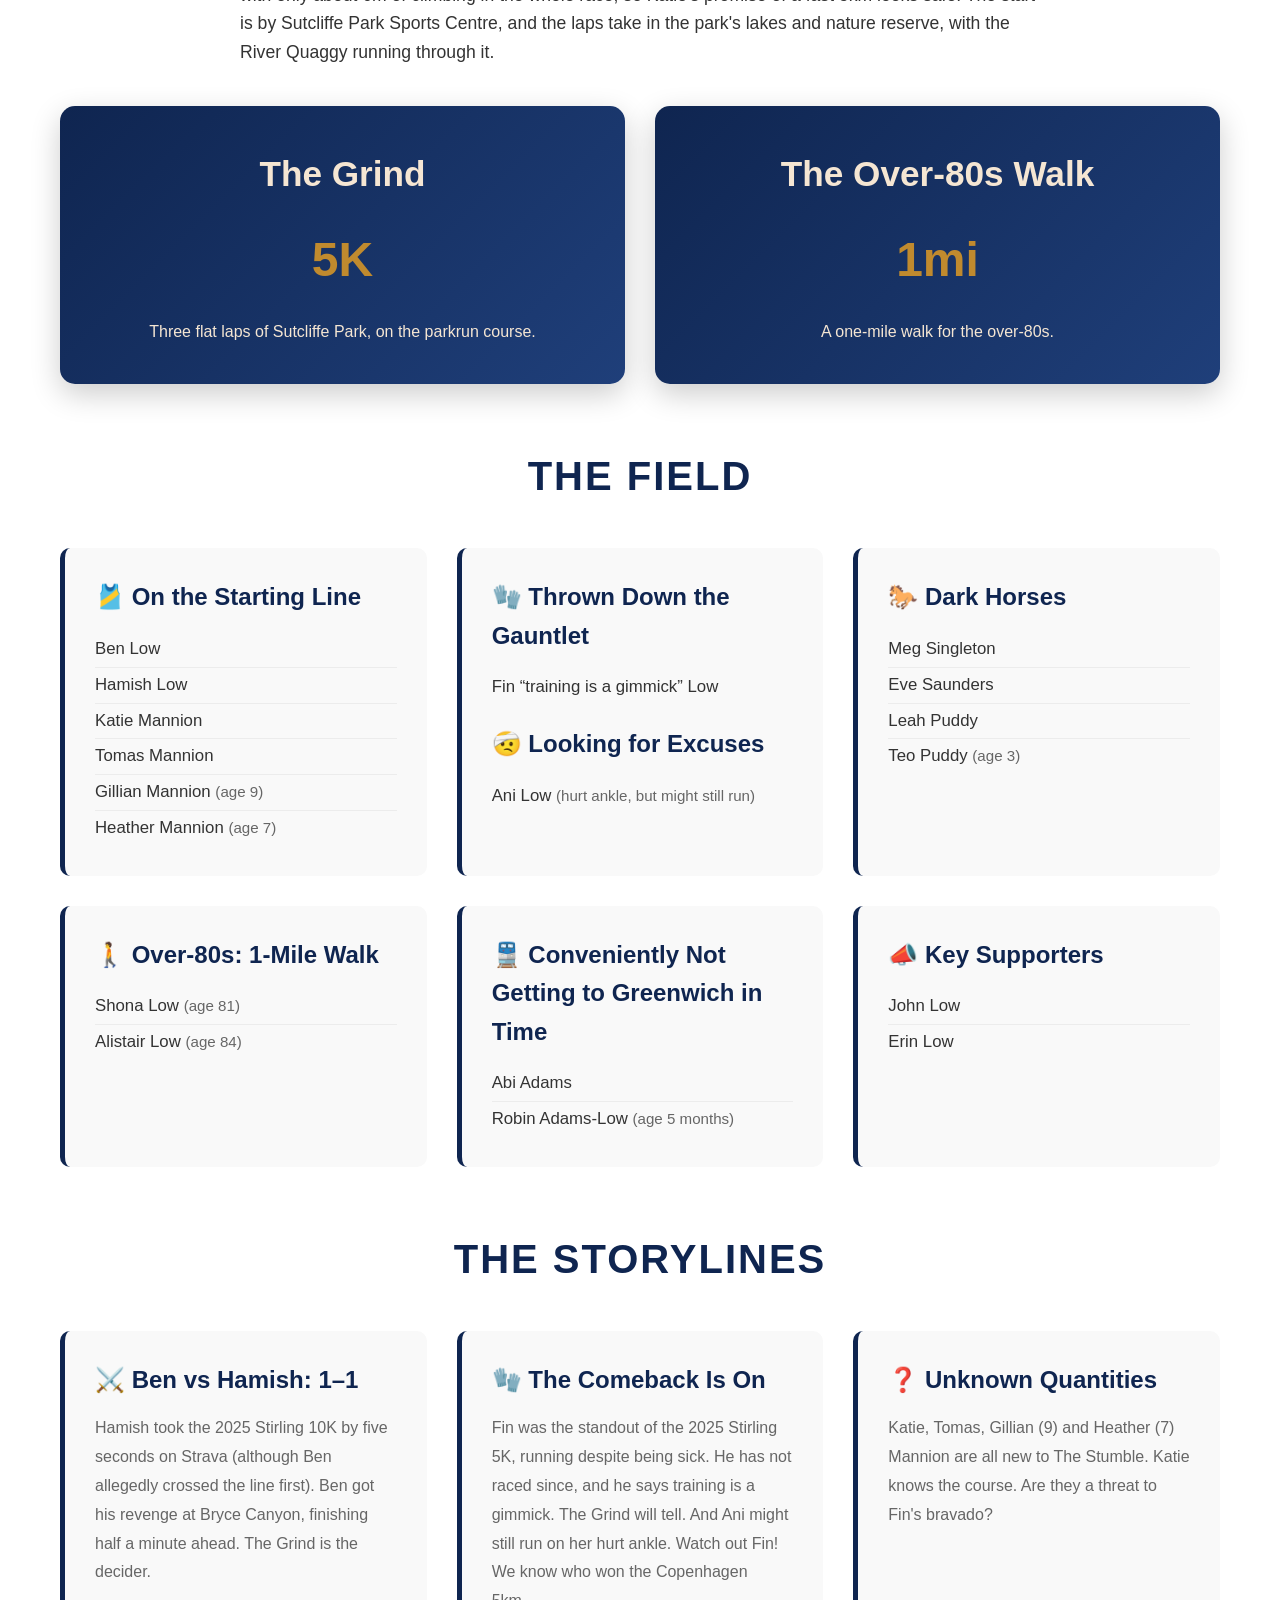
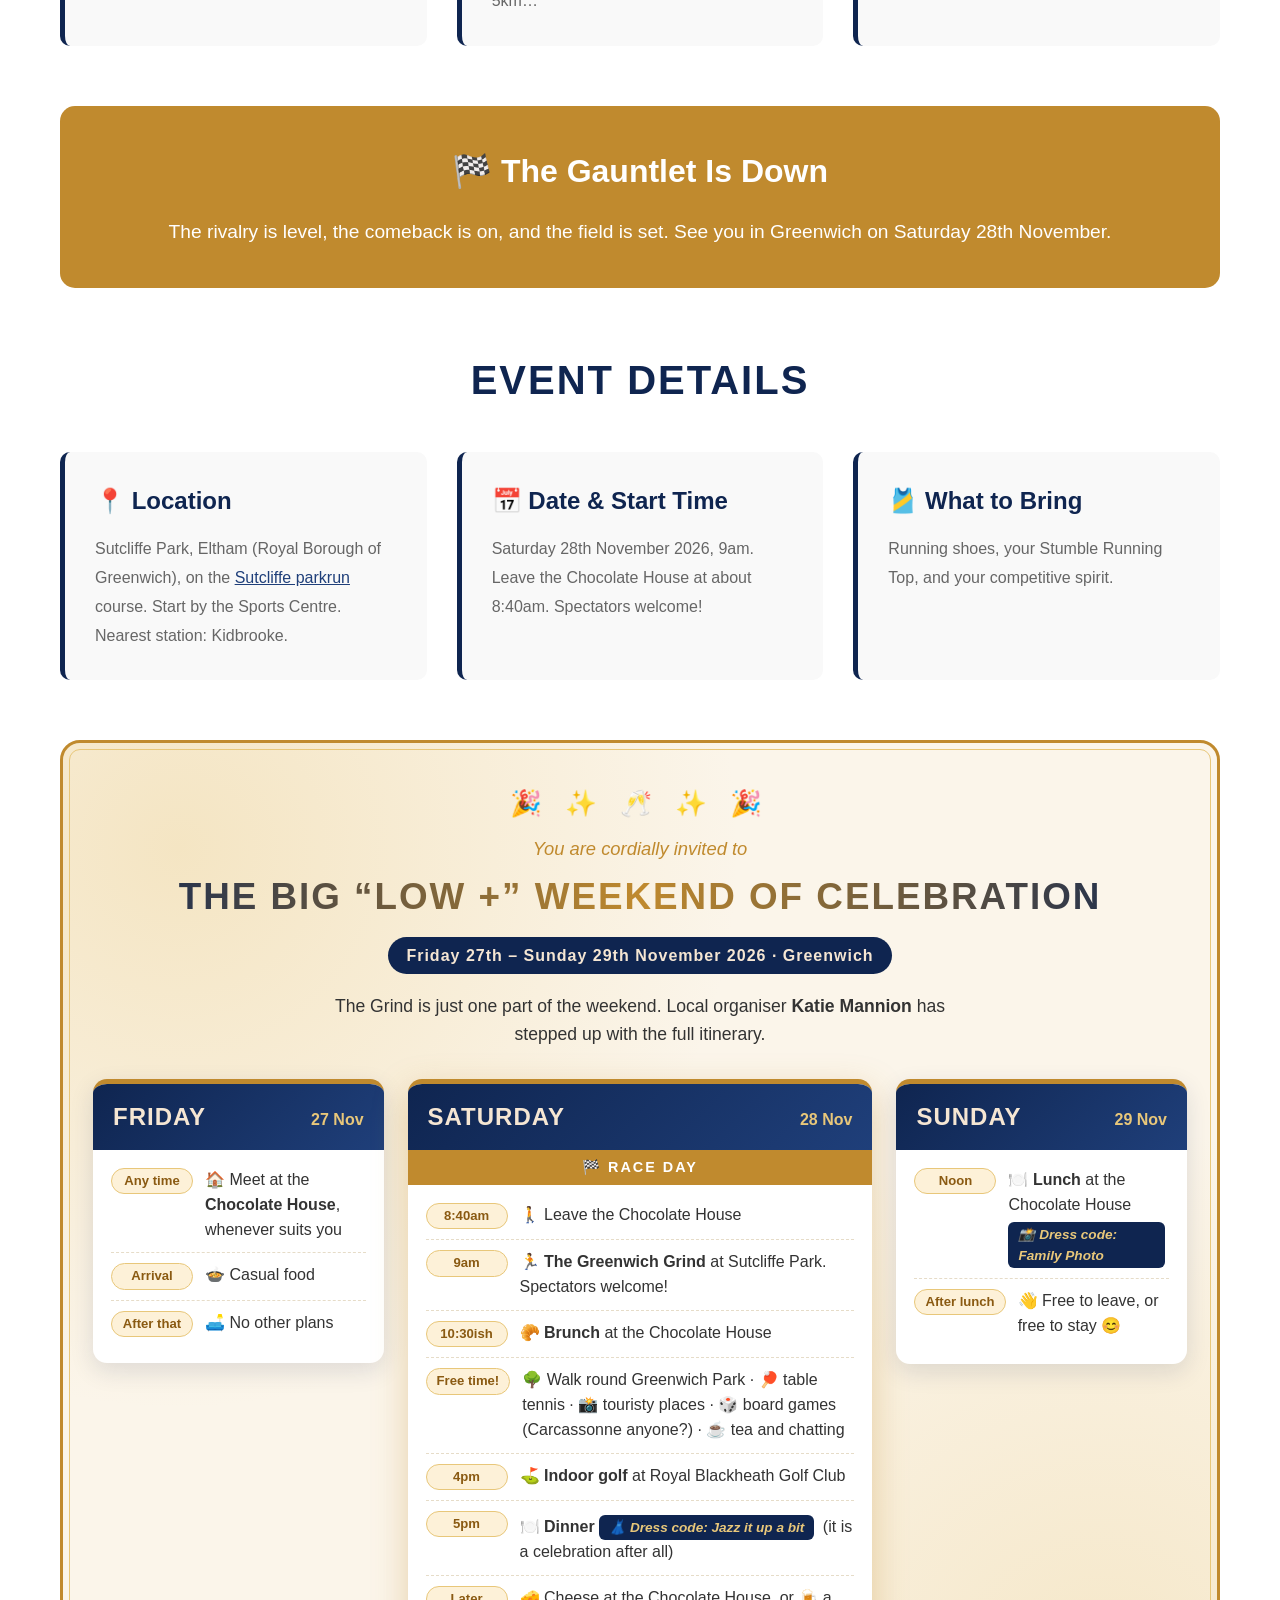
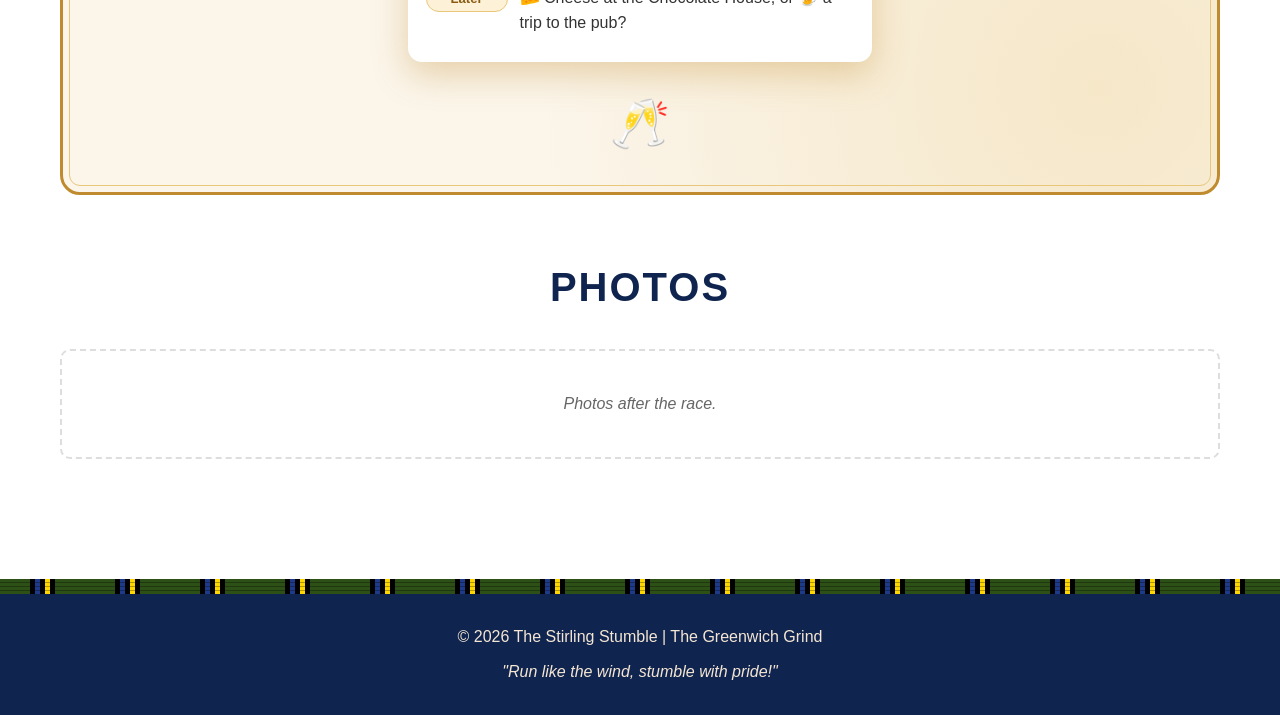
<file: stirlingstumble/2026-greenwich-grind.html>
<!DOCTYPE html>
<html lang="en">
<head>
  <meta charset="UTF-8">
  <meta name="viewport" content="width=device-width, initial-scale=1.0">
  <meta name="robots" content="noindex, nofollow">
  <title>The Greenwich Grind - The Stirling Stumble</title>
  <link rel="stylesheet" href="stumble.css">
</head>
<body class="greenwich">
  <div class="tartan-accent"></div>
  <div class="topnav"><a href="./">&larr; All Stumble races</a></div>

  <div class="hero">
    <div class="logo-plain">
      <img src="images/greenwich-grind-badge-v17.png" alt="The Greenwich Grind badge: Stumble On">
    </div>
    <h1>The Greenwich Grind</h1>
    <p class="tagline">Race 3 &middot; Pre-Race Report</p>
    <div class="date-banner">
      📅 Saturday, 28th November 2026
    </div>
  </div>

  <div class="container">

    <!-- ===== BETTING BANNER ===== -->
    <a class="bet-banner" href="2026-greenwich-grind-bets.html">
      <span class="bet-banner-dice" aria-hidden="true">🎲</span>
      <span class="bet-banner-text">
        <span class="bet-banner-kicker">The Stumble Bookies are open</span>
        <span class="bet-banner-title">Place Your Bets</span>
        <span class="bet-banner-sub">100 Stumble Pounds each &middot; Betting closes 9am on race day</span>
      </span>
      <span class="bet-banner-go">Bet now &rarr;</span>
    </a>

    <!-- ===== PRE-RACE REPORT ===== -->
    <section class="section">
      <h2>Pre-Race Report</h2>
      <div class="report">
        <p>Three generations, one decider. Eighteen names are on the list for the Greenwich Grind,
        aged from five months to 84, but not all of them are planning to make it to the start line.</p>
        <p>Ben and Hamish arrive at one win each. Fin has thrown down the gauntlet, Meg, Eve, Leah and Teo
        are the dark horses, and the over-80s will contest their own one-mile walk. The Mannion family
        are new to The Stumble &ndash; who knows what they will do.</p>
      </div>
    </section>

    <!-- ===== THE COURSE ===== -->
    <section class="section">
      <h2>The Course</h2>
      <div class="report">
        <p>The route is in the hands of local organiser Katie Mannion, who is also racing. After some
        moral pressure, the Mannions have disclosed it: the Grind will be run on the
        <a href="https://www.parkrun.org.uk/sutcliffe/course/" target="_blank" rel="noopener">Sutcliffe
        parkrun</a> course in Sutcliffe Park, starting at 9am.</p>
        <p>It is three laps of the park on tarmac paths, with a short stretch of grass into the finish.
        It is very flat, with only about 6m of climbing in the whole race, so Katie's promise of a
        fast 5km looks safe. The start is by Sutcliffe Park Sports Centre, and the laps take in the
        park's lakes and nature reserve, with the River Quaggy running through it.</p>
      </div>
      <div class="race-options">
        <div class="race-card">
          <h3>The Grind</h3>
          <div class="distance">5K</div>
          <p>Three flat laps of Sutcliffe Park, on the parkrun course.</p>
        </div>
        <div class="race-card">
          <h3>The Over-80s Walk</h3>
          <div class="distance">1mi</div>
          <p>A one-mile walk for the over-80s.</p>
        </div>
      </div>
    </section>

    <!-- ===== THE FIELD =====
         One info-card per group. Add or move names by editing the <li> lines. -->
    <section class="section">
      <h2>The Field</h2>
      <div class="info-grid field-grid">
        <div class="info-card">
          <h3>🎽 On the Starting Line</h3>
          <ul class="field-list">
            <li>Ben Low</li>
            <li>Hamish Low</li>
            <li>Katie Mannion</li>
            <li>Tomas Mannion</li>
            <li>Gillian Mannion <span class="age">(age 9)</span></li>
            <li>Heather Mannion <span class="age">(age 7)</span></li>
          </ul>
        </div>
        <div class="info-card">
          <h3>🧤 Thrown Down the Gauntlet</h3>
          <ul class="field-list">
            <li>Fin &ldquo;training is a gimmick&rdquo; Low</li>
          </ul>
          <h3 style="margin-top: 20px;">🤕 Looking for Excuses</h3>
          <ul class="field-list">
            <li>Ani Low <span class="note">(hurt ankle, but might still run)</span></li>
          </ul>
        </div>
        <div class="info-card">
          <h3>🐎 Dark Horses</h3>
          <ul class="field-list">
            <li>Meg Singleton</li>
            <li>Eve Saunders</li>
            <li>Leah Puddy</li>
            <li>Teo Puddy <span class="age">(age 3)</span></li>
          </ul>
        </div>
        <div class="info-card">
          <h3>🚶 Over-80s: 1-Mile Walk</h3>
          <ul class="field-list">
            <li>Shona Low <span class="age">(age 81)</span></li>
            <li>Alistair Low <span class="age">(age 84)</span></li>
          </ul>
        </div>
        <div class="info-card">
          <h3>🚆 Conveniently Not Getting to Greenwich in Time</h3>
          <ul class="field-list">
            <li>Abi Adams</li>
            <li>Robin Adams-Low <span class="age">(age 5 months)</span></li>
          </ul>
        </div>
        <div class="info-card">
          <h3>📣 Key Supporters</h3>
          <ul class="field-list">
            <li>John Low</li>
            <li>Erin Low</li>
          </ul>
        </div>
      </div>
    </section>

    <!-- ===== STORYLINES ===== -->
    <section class="section">
      <h2>The Storylines</h2>
      <div class="info-grid">
        <div class="info-card">
          <h3>⚔️ Ben vs Hamish: 1&ndash;1</h3>
          <p>Hamish took the 2025 Stirling 10K by five seconds on Strava (although Ben allegedly crossed the line
          first). Ben got his revenge at Bryce Canyon, finishing half a minute ahead. The Grind is the decider.</p>
        </div>
        <div class="info-card">
          <h3>🧤 The Comeback Is On</h3>
          <p>Fin was the standout of the 2025 Stirling 5K, running despite being sick. He has not raced
          since, and he says training is a gimmick. The Grind will tell. And Ani might still run
          on her hurt ankle. Watch out Fin! We know who won the Copenhagen 5km&hellip;</p>
        </div>
        <div class="info-card">
          <h3>❓ Unknown Quantities</h3>
          <p>Katie, Tomas, Gillian (9) and Heather (7) Mannion are all new to The Stumble. Katie knows
          the course. Are they a threat to Fin's bravado?</p>
        </div>
      </div>
    </section>

    <div class="highlight">
      <h3>🏁 The Gauntlet Is Down</h3>
      <p>The rivalry is level, the comeback is on, and the field is set.
      See you in Greenwich on Saturday 28th November.</p>
    </div>

    <!-- ===== EVENT DETAILS =====
         Fill these in as plans firm up. -->
    <section class="section">
      <h2>Event Details</h2>
      <div class="info-grid">
        <div class="info-card">
          <h3>📍 Location</h3>
          <p>Sutcliffe Park, Eltham (Royal Borough of Greenwich), on the
          <a href="https://www.parkrun.org.uk/sutcliffe/course/" target="_blank" rel="noopener">Sutcliffe parkrun</a>
          course. Start by the Sports Centre. Nearest station: Kidbrooke.</p>
        </div>
        <div class="info-card">
          <h3>📅 Date &amp; Start Time</h3>
          <p>Saturday 28th November 2026, 9am. Leave the Chocolate House at about 8:40am.
          Spectators welcome!</p>
        </div>
        <div class="info-card">
          <h3>🎽 What to Bring</h3>
          <p>Running shoes, your Stumble Running Top, and your competitive spirit.</p>
        </div>
      </div>
    </section>

    <!-- ===== THE WEEKEND =====
         Katie Mannion's itinerary. One info-card per day; edit the <li> lines. -->
    <section class="section weekend">
      <div class="weekend-confetti" aria-hidden="true">🎉 ✨ 🥂 ✨ 🎉</div>
      <p class="weekend-kicker">You are cordially invited to</p>
      <h2 class="weekend-title">The Big &ldquo;Low +&rdquo; Weekend of Celebration</h2>
      <p class="weekend-sub">Friday 27th &ndash; Sunday 29th November 2026 &middot; Greenwich</p>
      <p class="weekend-intro">The Grind is just one part of the weekend. Local organiser
      <strong>Katie Mannion</strong> has stepped up with the full itinerary.</p>

      <div class="day-grid">
        <div class="day-card">
          <div class="day-head"><span class="day-name">Friday</span><span class="day-date">27 Nov</span></div>
          <ul class="day-items">
            <li><span class="when">Any time</span><span class="what">🏠 Meet at the <strong>Chocolate House</strong>, whenever suits you</span></li>
            <li><span class="when">Arrival</span><span class="what">🍲 Casual food</span></li>
            <li><span class="when">After that</span><span class="what">🛋️ No other plans</span></li>
          </ul>
        </div>

        <div class="day-card day-main">
          <div class="day-head"><span class="day-name">Saturday</span><span class="day-date">28 Nov</span></div>
          <div class="race-day-badge">🏁 Race Day</div>
          <ul class="day-items">
            <li><span class="when">8:40am</span><span class="what">🚶 Leave the Chocolate House</span></li>
            <li><span class="when">9am</span><span class="what">🏃 <strong>The Greenwich Grind</strong> at Sutcliffe Park. Spectators welcome!</span></li>
            <li><span class="when">10:30ish</span><span class="what">🥐 <strong>Brunch</strong> at the Chocolate House</span></li>
            <li><span class="when">Free time!</span><span class="what">🌳 Walk round Greenwich Park &middot; 🏓 table tennis &middot; 📸 touristy places &middot; 🎲 board games (Carcassonne anyone?) &middot; ☕ tea and chatting</span></li>
            <li><span class="when">4pm</span><span class="what">⛳ <strong>Indoor golf</strong> at Royal Blackheath Golf Club</span></li>
            <li><span class="when">5pm</span><span class="what">🍽️ <strong>Dinner</strong> <span class="dress">👗 Dress code: Jazz it up a bit</span> (it is a celebration after all)</span></li>
            <li><span class="when">Later</span><span class="what">🧀 Cheese at the Chocolate House, or 🍺 a trip to the pub?</span></li>
          </ul>
        </div>

        <div class="day-card">
          <div class="day-head"><span class="day-name">Sunday</span><span class="day-date">29 Nov</span></div>
          <ul class="day-items">
            <li><span class="when">Noon</span><span class="what">🍽️ <strong>Lunch</strong> at the Chocolate House <span class="dress">📸 Dress code: Family Photo</span></span></li>
            <li><span class="when">After lunch</span><span class="what">👋 Free to leave, or free to stay 😊</span></li>
          </ul>
        </div>
      </div>

      <div class="weekend-cheers" aria-hidden="true">🥂</div>
    </section>

    <!-- ===== PHOTOS =====
         To add a photo: put the file in stirlingstumble/photos/2026-greenwich-grind/
         and copy a <figure> block like this inside <div class="gallery">:
           <figure>
             <img src="photos/2026-greenwich-grind/your-photo.jpg" alt="Short description">
             <figcaption>Caption text</figcaption>
           </figure>
         Then delete the "Photos after the race" line. -->
    <section class="section">
      <h2>Photos</h2>
      <p class="gallery-empty">Photos after the race.</p>
      <div class="gallery">
      </div>
    </section>

  </div>

  <div class="tartan-accent"></div>
  <footer>
    <p>&copy; 2026 The Stirling Stumble | The Greenwich Grind</p>
    <p style="margin-top: 10px; font-style: italic;">"Run like the wind, stumble with pride!"</p>
  </footer>
</body>
</html>
</file>
<file: style.css>
/* ============================================================
   al-folio faithful reproduction — Hamish Low demo
   ============================================================ */

/* --- Google Fonts (Inter) ---------------------------------- */
@import url('https://fonts.googleapis.com/css2?family=Inter:wght@300;400;500;600&display=swap');

/* --- CSS Custom Properties (light mode) ------------------- */
:root {
  --bg:            #ffffff;
  --bg-alt:        #f8f9fa;
  --text:          #212529;
  --text-muted:    #6c757d;
  --accent:        #0891B2;
  --accent-hover:  #0E7490;
  --border:        #dee2e6;
  --nav-bg:        rgba(255, 255, 255, 0.97);
  --nav-height:    56px;
  --sidebar-w:     28%;
  --font:          'Inter', -apple-system, BlinkMacSystemFont, 'Segoe UI', sans-serif;
  --radius:        4px;
  --shadow:        0 2px 8px rgba(0,0,0,0.06);
}

/* --- Dark mode -------------------------------------------- */
[data-theme="dark"] {
  --bg:         #1a1a1a;
  --bg-alt:     #242424;
  --text:       #e8e8e8;
  --text-muted: #9a9a9a;
  --accent:     #22D3EE;
  --border:     #3a3a3a;
  --nav-bg:     rgba(26, 26, 26, 0.97);
  --shadow:     0 2px 8px rgba(0,0,0,0.3);
}

/* --- Reset & Base ----------------------------------------- */
*, *::before, *::after { box-sizing: border-box; margin: 0; padding: 0; }

html { font-size: 16px; scroll-behavior: smooth; }

body {
  font-family: var(--font);
  background: var(--bg);
  color: var(--text);
  line-height: 1.65;
  padding-top: var(--nav-height);
  transition: background 0.2s, color 0.2s;
}

a {
  color: var(--accent);
  text-decoration: none;
}
a:hover { color: var(--accent-hover); text-decoration: underline; }

/* --- Navbar ----------------------------------------------- */
.navbar {
  position: fixed;
  top: 0; left: 0; right: 0;
  height: var(--nav-height);
  background: var(--nav-bg);
  border-bottom: 1px solid var(--border);
  backdrop-filter: blur(8px);
  -webkit-backdrop-filter: blur(8px);
  z-index: 100;
  display: flex;
  align-items: center;
  padding: 0 2rem;
  gap: 1.5rem;
}

.navbar-brand {
  font-weight: 600;
  font-size: 1rem;
  color: var(--text);
  white-space: nowrap;
  margin-right: auto;
}
.navbar-brand:hover { color: var(--accent); text-decoration: none; }

.navbar-links {
  display: flex;
  align-items: center;
  gap: 1.25rem;
  list-style: none;
}

.navbar-links a {
  font-size: 0.875rem;
  color: var(--text-muted);
  font-weight: 400;
  letter-spacing: 0.01em;
  text-transform: capitalize;
}
.navbar-links a:hover,
.navbar-links a.active { color: var(--accent); text-decoration: none; }

/* Dark mode toggle button */
.theme-toggle {
  background: none;
  border: 1px solid var(--border);
  border-radius: var(--radius);
  cursor: pointer;
  padding: 4px 8px;
  font-size: 0.8rem;
  color: var(--text-muted);
  line-height: 1;
  transition: border-color 0.15s, color 0.15s;
}
.theme-toggle:hover { border-color: var(--accent); color: var(--accent); }

/* Hamburger (mobile) */
.hamburger {
  display: none;
  background: none;
  border: none;
  cursor: pointer;
  flex-direction: column;
  gap: 5px;
  padding: 4px;
}
.hamburger span {
  display: block;
  width: 22px;
  height: 2px;
  background: var(--text);
  border-radius: 2px;
  transition: background 0.15s;
}

/* --- Page wrapper ----------------------------------------- */
.page-container {
  max-width: 1000px;
  margin: 0 auto;
  padding: 3rem 2rem 4rem;
}

/* --- Homepage: two-column layout -------------------------- */
.about-layout {
  display: flex;
  gap: 3.5rem;
  align-items: flex-start;
}

/* Sidebar */
.profile-sidebar {
  flex: 0 0 var(--sidebar-w);
  min-width: 200px;
  text-align: center;
}

.profile-photo {
  width: 180px;
  height: 180px;
  border-radius: 50%;
  object-fit: cover;
  border: 3px solid var(--border);
  margin-bottom: 1.25rem;
  display: block;
  margin-left: auto;
  margin-right: auto;
}

/* Placeholder when no photo */
.profile-placeholder {
  width: 180px;
  height: 180px;
  border-radius: 50%;
  background: var(--bg-alt);
  border: 3px solid var(--border);
  margin: 0 auto 1.25rem;
  display: flex;
  align-items: center;
  justify-content: center;
  color: var(--text-muted);
  font-size: 0.75rem;
}

.profile-name {
  font-size: 1.35rem;
  font-weight: 600;
  margin-bottom: 0.3rem;
  color: var(--text);
}

.profile-title {
  font-size: 0.875rem;
  color: var(--text-muted);
  margin-bottom: 0.2rem;
  font-weight: 400;
}

.profile-affil {
  font-size: 0.8rem;
  color: var(--text-muted);
  margin-bottom: 0.15rem;
}

.profile-divider {
  border: none;
  border-top: 1px solid var(--border);
  margin: 1rem auto;
  width: 60%;
}

/* Social icon links */
.social-links {
  display: flex;
  justify-content: center;
  flex-wrap: wrap;
  gap: 0.6rem;
  margin-top: 0.75rem;
}

.social-btn {
  display: inline-flex;
  align-items: center;
  gap: 0.3rem;
  font-size: 0.78rem;
  font-weight: 500;
  color: var(--text-muted);
  border: 1px solid var(--border);
  border-radius: 3px;
  padding: 3px 8px;
  transition: color 0.15s, border-color 0.15s;
}
.social-btn:hover {
  color: var(--accent);
  border-color: var(--accent);
  text-decoration: none;
}

/* Bio content area */
.bio-content {
  flex: 1;
  min-width: 0;
}

.bio-content p {
  margin-bottom: 1rem;
  font-size: 0.95rem;
}

.bio-list {
  font-size: 0.95rem;
  padding-left: 1.2rem;
  margin-bottom: 1rem;
}
.bio-list li {
  margin-bottom: 0.6rem;
  padding-left: 0.2rem;
}

.bio-content h2 {
  font-size: 1.1rem;
  font-weight: 600;
  margin: 1.75rem 0 0.75rem;
  padding-bottom: 0.4rem;
  border-bottom: 1px solid var(--border);
  color: var(--text);
  text-transform: uppercase;
  letter-spacing: 0.06em;
}

/* News list */
.news-list {
  list-style: none;
  font-size: 0.875rem;
}

.news-list li {
  display: flex;
  gap: 1rem;
  padding: 0.45rem 0;
  border-bottom: 1px solid var(--bg-alt);
  align-items: baseline;
}

.news-date {
  flex-shrink: 0;
  font-size: 0.78rem;
  color: var(--text-muted);
  min-width: 44px;
  font-variant-numeric: tabular-nums;
}

/* --- Research / Publications page ------------------------- */
.publications-header {
  margin-bottom: 2rem;
}

.publications-header h1 {
  font-size: 1.6rem;
  font-weight: 600;
  margin-bottom: 0.5rem;
}

.section-heading {
  font-size: 1.15rem;
  font-weight: 600;
  color: var(--text);
  margin: 2.5rem 0 1rem;
  padding-bottom: 0.4rem;
  border-bottom: 2px solid var(--accent);
  display: inline-block;
  text-transform: uppercase;
  letter-spacing: 0.06em;
}

.pub-list {
  list-style: none;
}

.pub-entry {
  padding: 1.1rem 0;
  border-bottom: 1px solid var(--border);
}
.pub-entry:last-child { border-bottom: none; }

.pub-title {
  font-size: 0.95rem;
  font-weight: 600;
  color: var(--text);
  margin-bottom: 0.25rem;
  line-height: 1.4;
}

.pub-authors {
  font-size: 0.855rem;
  color: var(--text-muted);
  margin-bottom: 0.2rem;
}

/* Highlight Hamish's name */
.pub-authors strong {
  color: var(--text);
  font-weight: 600;
}

.pub-venue {
  font-size: 0.855rem;
  color: var(--text-muted);
  font-style: italic;
  margin-bottom: 0.5rem;
}

.pub-status {
  display: inline-block;
  font-size: 0.75rem;
  font-weight: 500;
  color: var(--accent);
  background: color-mix(in srgb, var(--accent) 10%, transparent);
  border: 1px solid color-mix(in srgb, var(--accent) 25%, transparent);
  border-radius: 3px;
  padding: 1px 6px;
  margin-bottom: 0.5rem;
  margin-left: 0.4rem;
}

.pub-links {
  display: flex;
  flex-wrap: wrap;
  gap: 0.4rem;
  align-items: center;
}

/* Compact one-line-per-paper list (earlier publications) */
.pub-compact {
  list-style: none;
  font-size: 0.855rem;
}
.pub-compact li {
  display: flex;
  gap: 1rem;
  padding: 0.45rem 0;
  border-bottom: 1px solid var(--bg-alt);
  align-items: baseline;
}
.pub-compact li:last-child { border-bottom: none; }
.pub-compact .pub-year {
  flex-shrink: 0;
  min-width: 2.6rem;
  color: var(--text-muted);
  font-variant-numeric: tabular-nums;
}
.pub-compact .pub-cite { color: var(--text-muted); }
.pub-compact .pub-cite a { color: var(--text); font-weight: 500; }
.pub-compact .pub-cite a:hover { color: var(--accent); }

.btn-pill {
  display: inline-block;
  font-size: 0.775rem;
  font-weight: 500;
  border: 1px solid var(--border);
  border-radius: 3px;
  padding: 2px 9px;
  color: var(--text-muted);
  cursor: pointer;
  background: none;
  font-family: var(--font);
  transition: color 0.15s, border-color 0.15s, background 0.15s;
  text-decoration: none;
  line-height: 1.6;
}
.btn-pill:hover {
  color: var(--accent);
  border-color: var(--accent);
  text-decoration: none;
}
.btn-pill.abstract-toggle { cursor: pointer; }
.btn-pill.abstract-toggle.open {
  color: var(--accent);
  border-color: var(--accent);
}

.abstract-body {
  margin-top: 0.75rem;
  font-size: 0.855rem;
  color: var(--text-muted);
  line-height: 1.6;
  background: var(--bg-alt);
  border-left: 3px solid var(--accent);
  padding: 0.75rem 1rem;
  border-radius: 0 var(--radius) var(--radius) 0;
}

/* --- CV page ---------------------------------------------- */
.cv-page h1 {
  font-size: 1.6rem;
  font-weight: 600;
  margin-bottom: 1.5rem;
}

.cv-download-box {
  background: var(--bg-alt);
  border: 1px solid var(--border);
  border-radius: var(--radius);
  padding: 1.5rem 2rem;
  margin-bottom: 2rem;
  display: flex;
  align-items: center;
  justify-content: space-between;
  gap: 1rem;
}

.cv-download-box p {
  font-size: 0.9rem;
  color: var(--text-muted);
}

.btn-primary {
  display: inline-block;
  background: var(--accent);
  color: #fff !important;
  border: none;
  border-radius: var(--radius);
  padding: 8px 18px;
  font-size: 0.875rem;
  font-weight: 500;
  cursor: pointer;
  transition: background 0.15s;
  white-space: nowrap;
}
.btn-primary:hover { background: var(--accent-hover); text-decoration: none !important; }

/* CV download link */
.cv-download {
  margin-bottom: 1.5rem;
}

/* PhD topic cards */
.topic-grid {
  display: grid;
  grid-template-columns: repeat(auto-fill, minmax(260px, 1fr));
  gap: 1rem;
  margin-top: 0.5rem;
}

.topic-card {
  background: var(--bg-alt);
  border: 1px solid var(--border);
  border-radius: var(--radius);
  padding: 1rem 1.1rem;
}

.topic-card h3 {
  font-size: 0.9rem;
  font-weight: 600;
  margin-bottom: 0.35rem;
  color: var(--text);
}

.topic-card p {
  font-size: 0.82rem;
  color: var(--text-muted);
  line-height: 1.55;
  margin: 0;
}

/* CV section rows */
.cv-section {
  margin-bottom: 2.5rem;
}

.cv-section h2 {
  font-size: 1.05rem;
  font-weight: 600;
  border-bottom: 1px solid var(--border);
  padding-bottom: 0.4rem;
  margin-bottom: 1rem;
  text-transform: uppercase;
  letter-spacing: 0.06em;
  font-size: 0.8rem;
  color: var(--text-muted);
}

.cv-row {
  display: flex;
  gap: 1.5rem;
  padding: 0.5rem 0;
  font-size: 0.9rem;
}

.cv-row-year {
  flex-shrink: 0;
  min-width: 100px;
  color: var(--text-muted);
  font-size: 0.85rem;
  padding-top: 1px;
}

/* Position/role titles in CV rows — displayed as their own line */
.cv-role {
  display: block;
  font-weight: 600;
}

/* Author name highlights — stay inline and don't break mid-name */
.cv-row-body strong,
.pub-authors strong {
  white-space: nowrap;
  font-weight: 600;
}

/* --- Chicago Fed seal ------------------------------------- */
.chicago-fed-seal {
  display: block;
  width: 72px;
  margin: 0.75rem auto 0;
  opacity: 0.85;
}

/* --- Footer ----------------------------------------------- */
.site-footer {
  border-top: 1px solid var(--border);
  padding: 1.5rem 2rem;
  text-align: center;
  font-size: 0.78rem;
  color: var(--text-muted);
  margin-top: 4rem;
}

.footer-disclaimer {
  font-size: 0.78rem;
  color: var(--text-muted);
  margin-bottom: 0.4rem;
}

.footer-meta {
  font-size: 0.72rem;
  color: var(--text-muted);
  opacity: 0.7;
}

/* --- Disabled pill button --------------------------------- */
.btn-pill--disabled {
  opacity: 0.4;
  cursor: default;
  pointer-events: none;
}

/* --- Responsive ------------------------------------------- */
@media (max-width: 680px) {
  .navbar { padding: 0 1rem; gap: 0.75rem; }
  .navbar-links { display: none; flex-direction: column; position: fixed;
    top: var(--nav-height); left: 0; right: 0; background: var(--nav-bg);
    border-bottom: 1px solid var(--border); padding: 1rem 1.5rem; gap: 0.75rem;
    z-index: 99; }
  .navbar-links.open { display: flex; }
  .hamburger { display: flex; }
  .page-container { padding: 2rem 1.25rem 3rem; }
  .about-layout { flex-direction: column; gap: 2rem; }
  .profile-sidebar { width: 100%; flex: unset; }
  .profile-photo, .profile-placeholder { width: 140px; height: 140px; }
  .cv-download-box { flex-direction: column; align-items: flex-start; }
  .cv-row { flex-direction: column; gap: 0.2rem; }
  .cv-row-year { min-width: unset; }
}
</file>
<file: stirlingstumble/stumble.css>
/* =========================================================
   Stirling Stumble — shared styles for every race page.
   Colours are set once here; change them to restyle all pages.
   ========================================================= */
:root {
  --navy: #003366;
  --navy-light: #004d99;
  --cream: #f5e6d3;
  --green: #8fbc8f;
  --text: #333;
  --muted: #666;
  --card: #f9f9f9;
}

/* Bryce Canyon page uses canyon colours instead of navy */
body.bryce {
  --navy: #3b1f12;
  --navy-light: #a4471b;
  --green: #d9822b;
}

/* Greenwich Grind page: navy and gold, to match its badge */
body.greenwich {
  --navy: #0f2550;
  --navy-light: #1f3f7a;
  --green: #c08a2e;
}

* { margin: 0; padding: 0; box-sizing: border-box; }

body {
  font-family: 'Segoe UI', Tahoma, Geneva, Verdana, sans-serif;
  line-height: 1.6;
  color: var(--text);
  background: #fff;
}

a { color: var(--navy-light); }

img { max-width: 100%; height: auto; display: block; }

/* Tartan stripe at top and bottom of each page */
.tartan-accent {
  height: 15px;
  background: repeating-linear-gradient(90deg,
    #2d5016 0px, #2d5016 30px, #000 30px, #000 35px,
    #1e3a8a 35px, #1e3a8a 40px, #000 40px, #000 45px,
    #ffd700 45px, #ffd700 50px, #000 50px, #000 55px,
    #2d5016 55px, #2d5016 85px);
  position: relative;
}
.tartan-accent::before {
  content: '';
  position: absolute;
  inset: 0;
  background: repeating-linear-gradient(0deg,
    transparent 0px, transparent 3px, rgba(0,0,0,0.3) 3px, rgba(0,0,0,0.3) 4px);
}

/* Small "back to all races" bar */
.topnav {
  background: var(--navy);
  padding: 10px 20px;
  font-size: 0.9em;
}
.topnav a { color: var(--cream); text-decoration: none; }
.topnav a:hover { text-decoration: underline; }

/* Big banner at the top of each page */
.hero {
  background: linear-gradient(135deg, var(--navy) 0%, var(--navy-light) 100%);
  color: var(--cream);
  padding: 60px 20px;
  text-align: center;
}
.logo-container {
  max-width: 400px;
  margin: 0 auto 30px;
  background: var(--navy);
  padding: 40px;
  border-radius: 15px;
  box-shadow: 0 10px 30px rgba(0,0,0,0.3);
}
.logo-plain { max-width: 320px; margin: 0 auto 30px; }
h1 {
  font-size: 3em;
  margin-bottom: 10px;
  text-transform: uppercase;
  letter-spacing: 3px;
}
.tagline { font-size: 1.3em; margin-bottom: 20px; font-style: italic; }
.date-banner {
  background: var(--cream);
  color: var(--navy);
  padding: 20px;
  font-size: 1.5em;
  font-weight: bold;
  margin-top: 30px;
  border-radius: 10px;
  display: inline-block;
}

.container { max-width: 1200px; margin: 0 auto; padding: 20px; }
.section { margin: 60px 0; }
.section h2 {
  color: var(--navy);
  font-size: 2.5em;
  margin-bottom: 30px;
  text-align: center;
  text-transform: uppercase;
  letter-spacing: 2px;
}

/* Race cards (10K / 5K on race pages) */
.race-options {
  display: grid;
  grid-template-columns: repeat(auto-fit, minmax(280px, 1fr));
  gap: 30px;
  margin-top: 40px;
}
.race-card {
  background: linear-gradient(135deg, var(--navy) 0%, var(--navy-light) 100%);
  color: var(--cream);
  padding: 40px;
  border-radius: 15px;
  box-shadow: 0 10px 30px rgba(0,0,0,0.2);
  text-align: center;
  transition: transform 0.3s ease;
}
.race-card:hover { transform: translateY(-10px); }
.race-card h3 { font-size: 2.2em; margin-bottom: 15px; color: var(--cream); }
.race-card .distance { font-size: 3em; font-weight: bold; margin: 20px 0; color: var(--green); }

/* Series cards (one per race, on the main Stumble page) */
.series-grid {
  display: grid;
  grid-template-columns: repeat(auto-fit, minmax(260px, 1fr));
  gap: 30px;
  margin-top: 40px;
}
.series-card {
  display: block;
  background: var(--card);
  border-radius: 15px;
  border-top: 6px solid var(--navy);
  padding: 30px;
  text-align: center;
  text-decoration: none;
  color: var(--text);
  box-shadow: 0 6px 20px rgba(0,0,0,0.08);
  transition: transform 0.3s ease, box-shadow 0.3s ease;
}
.series-card:hover { transform: translateY(-6px); box-shadow: 0 12px 30px rgba(0,0,0,0.15); }
.series-card img { width: 180px; height: 180px; object-fit: contain; margin: 0 auto 20px; }
.series-card .placeholder-logo {
  width: 180px; height: 180px; margin: 0 auto 20px;
  border-radius: 50%;
  background: var(--navy);
  color: var(--cream);
  display: flex; align-items: center; justify-content: center;
  font-size: 1.1em; font-weight: bold; text-transform: uppercase; letter-spacing: 1px;
  padding: 20px;
}
.series-card .race-number { color: var(--muted); font-size: 0.85em; text-transform: uppercase; letter-spacing: 2px; }
.series-card h3 { color: var(--navy); font-size: 1.6em; margin: 6px 0; }
.series-card .when { color: var(--muted); }
.series-card .status {
  display: inline-block;
  margin-top: 12px;
  font-size: 0.8em;
  padding: 3px 10px;
  border-radius: 20px;
  background: var(--green);
  color: #fff;
}

/* Info cards */
.info-grid {
  display: grid;
  grid-template-columns: repeat(auto-fit, minmax(250px, 1fr));
  gap: 30px;
  margin-top: 40px;
}
.info-card {
  background: var(--card);
  padding: 30px;
  border-radius: 10px;
  border-left: 5px solid var(--navy);
}
.info-card h3 { color: var(--navy); margin-bottom: 15px; font-size: 1.5em; }
.info-card p { color: var(--muted); line-height: 1.8; }

/* The field: three cards per row so names stay on one line */
.field-grid { grid-template-columns: repeat(3, 1fr); }
@media (max-width: 900px) { .field-grid { grid-template-columns: repeat(2, 1fr); } }
@media (max-width: 600px) { .field-grid { grid-template-columns: 1fr; } }
.field-list li { white-space: nowrap; }
@media (max-width: 600px) { .field-list li { white-space: normal; } }

/* Name lists inside info cards (the field for a race) */
.field-list { list-style: none; }
.field-list li { padding: 4px 0; color: var(--text); font-size: 1.05em; }
.field-list li + li { border-top: 1px solid #ececec; }
.field-list .age, .field-list .note { color: var(--muted); font-size: 0.9em; }

/* ===== Weekend of celebration: a party-invitation panel ===== */
.weekend {
  --gold: #c08a2e;
  --gold-light: #e8c77a;
  background:
    radial-gradient(circle at 10% 10%, rgba(232, 199, 122, 0.35) 0, transparent 40%),
    radial-gradient(circle at 90% 90%, rgba(232, 199, 122, 0.30) 0, transparent 40%),
    #fbf5ea;
  border: 3px solid var(--gold);
  outline: 1px solid var(--gold-light);
  outline-offset: -10px;
  border-radius: 20px;
  padding: 40px 30px 30px;
  text-align: center;
}
.weekend-confetti { font-size: 1.6em; letter-spacing: 8px; margin-bottom: 10px; }
.weekend-kicker {
  font-style: italic;
  color: var(--gold);
  font-size: 1.15em;
  margin-bottom: 4px;
}
.weekend .weekend-title {
  font-size: 2.3em;
  margin-bottom: 10px;
  background: linear-gradient(90deg, var(--navy), var(--gold), var(--navy));
  -webkit-background-clip: text;
  background-clip: text;
  color: transparent;
}
.weekend-sub {
  display: inline-block;
  background: var(--navy);
  color: var(--cream);
  padding: 6px 18px;
  border-radius: 30px;
  font-weight: 600;
  letter-spacing: 1px;
  margin-bottom: 18px;
}
.weekend-intro { max-width: 640px; margin: 0 auto 30px; font-size: 1.1em; color: var(--text); }

.day-grid {
  display: grid;
  grid-template-columns: 1fr 1.6fr 1fr;
  gap: 24px;
  align-items: start;
  text-align: left;
}
@media (max-width: 900px) { .day-grid { grid-template-columns: 1fr; } }

.day-card {
  background: #fff;
  border-radius: 14px;
  overflow: hidden;
  box-shadow: 0 8px 24px rgba(15, 37, 80, 0.12);
  border-top: 5px solid var(--gold);
}
.day-main { box-shadow: 0 12px 34px rgba(192, 138, 46, 0.35); }
.day-head {
  display: flex;
  justify-content: space-between;
  align-items: baseline;
  background: linear-gradient(135deg, var(--navy), var(--navy-light));
  color: var(--cream);
  padding: 14px 20px;
}
.day-name { font-size: 1.5em; font-weight: 800; letter-spacing: 1px; text-transform: uppercase; }
.day-date { color: var(--gold-light); font-weight: 600; }
.race-day-badge {
  background: var(--gold);
  color: #fff;
  text-align: center;
  font-weight: 700;
  letter-spacing: 2px;
  text-transform: uppercase;
  padding: 6px;
  font-size: 0.9em;
}
.day-items { list-style: none; padding: 8px 18px 16px; }
.day-items li {
  display: flex;
  gap: 12px;
  align-items: flex-start;
  padding: 10px 0;
  line-height: 1.55;
}
.day-items li + li { border-top: 1px dashed #e6dcc8; }
.day-items .when {
  flex: 0 0 auto;
  min-width: 82px;
  text-align: center;
  background: #fdf1d8;
  color: #8a5a12;
  border: 1px solid var(--gold-light);
  border-radius: 20px;
  padding: 2px 10px;
  font-size: 0.82em;
  font-weight: 700;
  white-space: nowrap;
}
.day-items .what { color: var(--text); }
.dress {
  display: inline-block;
  margin: 4px 4px 0 0;
  background: var(--navy);
  color: var(--gold-light);
  border-radius: 6px;
  padding: 2px 10px;
  font-size: 0.85em;
  font-weight: 700;
  font-style: italic;
}
.weekend-cheers { font-size: 3em; margin-top: 24px; }
@media (max-width: 600px) {
  .weekend { padding: 28px 14px 20px; }
  .weekend .weekend-title { font-size: 1.7em; }
  .day-items .when { min-width: 70px; }
}

/* ===== Stumble Bookies (betting page) ===== */
/* Big gold banner linking to the betting page, at the top of the Grind page */
.bet-banner {
  display: flex;
  align-items: center;
  gap: 24px;
  margin: 40px 0 0;
  padding: 26px 32px;
  border-radius: 18px;
  background:
    radial-gradient(circle at 15% 20%, rgba(255, 255, 255, 0.35) 0, transparent 45%),
    linear-gradient(135deg, #c08a2e 0%, #e8c77a 50%, #c08a2e 100%);
  border: 3px solid var(--navy);
  box-shadow: 0 12px 34px rgba(192, 138, 46, 0.45);
  color: var(--navy);
  text-decoration: none;
  transition: transform 0.2s ease, box-shadow 0.2s ease;
}
.bet-banner:hover { transform: translateY(-4px); box-shadow: 0 18px 40px rgba(192, 138, 46, 0.55); }
.bet-banner-dice { font-size: 3.5em; line-height: 1; animation: bet-roll 3s ease-in-out infinite; }
@keyframes bet-roll {
  0%, 80%, 100% { transform: rotate(0deg); }
  88% { transform: rotate(-20deg); }
  94% { transform: rotate(15deg); }
}
@media (prefers-reduced-motion: reduce) { .bet-banner-dice { animation: none; } }
.bet-banner-text { flex: 1; display: flex; flex-direction: column; }
.bet-banner-kicker { font-style: italic; font-weight: 600; }
.bet-banner-title {
  font-size: 2.2em;
  font-weight: 800;
  text-transform: uppercase;
  letter-spacing: 2px;
  line-height: 1.15;
}
.bet-banner-sub { font-size: 0.95em; }
.bet-banner-go {
  flex: 0 0 auto;
  background: var(--navy);
  color: var(--cream);
  padding: 12px 26px;
  border-radius: 30px;
  font-weight: 700;
  font-size: 1.1em;
  white-space: nowrap;
}
@media (max-width: 700px) {
  .bet-banner { flex-direction: column; text-align: center; gap: 12px; padding: 22px 18px; }
  .bet-banner-title { font-size: 1.7em; }
}
/* Odds summary table at the top of The Book */
.odds-wrap { margin-bottom: 30px; }
.odds-table { max-width: 900px; }
.odds-table td { vertical-align: middle; }
.odds-bet { font-weight: 700; color: var(--navy); white-space: nowrap; }
.odds-cell span { display: block; line-height: 1.35; }
.odds-name { font-weight: 600; }
.odds-pays { font-size: 1.25em; font-weight: 800; color: #8a5a12; }
.odds-pool { font-size: 0.8em; color: var(--muted); white-space: nowrap; }
.odds-won { box-shadow: inset 4px 0 0 var(--green); }
.odds-status { font-size: 0.9em; color: var(--muted); white-space: nowrap; }
.odds-status.odds-open { color: #2d7a2d; font-weight: 700; }
.odds-note { max-width: 900px; margin: 8px auto 0; font-size: 0.85em; color: var(--muted); font-style: italic; }
.bets-notice {
  margin-top: 30px;
  padding: 16px 20px;
  border-radius: 10px;
  background: #fdf1d8;
  border: 1px solid var(--green);
  color: #8a5a12;
  text-align: center;
}
.bettor {
  display: flex;
  flex-wrap: wrap;
  gap: 16px 24px;
  align-items: flex-end;
  justify-content: center;
  background: var(--card);
  border-radius: 12px;
  padding: 20px;
  margin-bottom: 30px;
}
.bettor label, .stake-row label { display: flex; flex-direction: column; font-weight: 600; color: var(--navy); font-size: 0.9em; }
.bettor input, .stake-row input {
  margin-top: 4px;
  font: inherit;
  font-size: 1.05rem;
  padding: 8px 12px;
  border: 1px solid #ccc;
  border-radius: 8px;
  min-width: 0;
}
.bettor input[type="text"] { width: 200px; }
.bettor input[type="password"] { width: 110px; letter-spacing: 4px; }
.bettor-balance { font-size: 1.2em; color: var(--navy); padding-bottom: 6px; }
.market-grid {
  display: grid;
  grid-template-columns: repeat(auto-fit, minmax(300px, 1fr));
  gap: 30px;
}
.market-card {
  background: #fff;
  border-radius: 14px;
  border-top: 5px solid var(--green);
  box-shadow: 0 8px 24px rgba(15, 37, 80, 0.12);
  padding: 24px;
}
.market-card h3 { color: var(--navy); font-size: 1.35em; margin-bottom: 4px; }
.market-status { color: var(--muted); font-size: 0.95em; margin-bottom: 16px; }
.pick-row { display: grid; grid-template-columns: 1fr 1fr; gap: 12px; }
.pick {
  display: flex;
  flex-direction: column;
  align-items: center;
  gap: 2px;
  font: inherit;
  padding: 16px 8px;
  border-radius: 12px;
  border: 2px solid var(--navy);
  background: linear-gradient(135deg, var(--navy) 0%, var(--navy-light) 100%);
  color: var(--cream);
  cursor: pointer;
  transition: transform 0.15s ease;
}
.pick:hover:not(:disabled) { transform: translateY(-3px); }
.pick:disabled { cursor: default; opacity: 0.6; }
.pick.won { opacity: 1; border-color: var(--green); box-shadow: 0 0 0 3px var(--green); }
.pick-name { font-size: 1.5em; font-weight: 800; }
.pick-odds { color: #e8c77a; font-weight: 700; font-size: 0.9em; }
.pick-pool { font-size: 0.8em; opacity: 0.85; }
.stake-row { display: flex; flex-wrap: wrap; gap: 8px 16px; align-items: flex-end; margin-top: 16px; }
.stake-row input { width: 90px; }
.bet-message { text-align: center; margin-top: 20px; font-weight: 600; color: var(--navy); min-height: 1.6em; }
.bet-feed { list-style: none; max-width: 800px; margin: 0 auto; }
.bet-feed li { padding: 10px 4px; border-bottom: 1px solid #ececec; }
.muted { color: var(--muted); }
.win { color: #2d7a2d; font-weight: 700; }
.lose { color: #a33; font-weight: 700; }

/* Green call-out boxes */
.highlight {
  background: var(--green);
  color: #fff;
  padding: 40px;
  border-radius: 15px;
  text-align: center;
  margin: 40px 0;
}
.highlight h3 { font-size: 2em; margin-bottom: 20px; }
.highlight p { font-size: 1.2em; }

/* Results table */
.results-wrap { overflow-x: auto; }
.results {
  width: 100%;
  max-width: 800px;
  margin: 0 auto;
  border-collapse: collapse;
  font-size: 1.05em;
}
.results th {
  background: var(--navy);
  color: var(--cream);
  text-align: left;
  padding: 12px 16px;
}
.results td { padding: 10px 16px; border-bottom: 1px solid #e5e5e5; }
.results tr:nth-child(even) td { background: var(--card); }
.results .pos { width: 3em; color: var(--muted); }

/* Race report text */
.report {
  max-width: 800px;
  margin: 0 auto;
  font-size: 1.1em;
}
.report p { margin-bottom: 1em; }

/* Photo gallery: add one <figure> per photo */
.gallery {
  display: flex;
  flex-wrap: wrap;
  justify-content: center;
  gap: 20px;
  margin-bottom: 20px;
}
.gallery figure {
  flex: 0 1 270px;
  background: var(--card);
  border-radius: 10px;
  overflow: hidden;
  box-shadow: 0 4px 14px rgba(0,0,0,0.08);
}
.gallery img { width: 100%; aspect-ratio: 4 / 3; object-fit: cover; }
.gallery figcaption { padding: 10px 14px; font-size: 0.9em; color: var(--muted); }
/* A single wide photo across the full width (add class="gallery wide") */
.gallery.wide figure { flex-basis: 100%; }
.gallery.wide img { aspect-ratio: 16 / 9; }

/* Optional sub-heading above a row of photos */
.gallery-heading {
  color: var(--navy);
  font-size: 1.3em;
  text-align: center;
  margin: 30px 0 12px;
  text-transform: uppercase;
  letter-spacing: 1px;
}
.gallery-heading:first-of-type { margin-top: 0; }

.gallery-empty {
  text-align: center;
  color: var(--muted);
  font-style: italic;
  padding: 40px 20px;
  border: 2px dashed #ddd;
  border-radius: 10px;
}

footer {
  background: var(--navy);
  color: var(--cream);
  text-align: center;
  padding: 30px 20px;
}
.container { padding-bottom: 60px; }

@media (max-width: 768px) {
  h1 { font-size: 2em; }
  .section h2 { font-size: 2em; }
  .logo-container { padding: 24px; }
}
</file>
